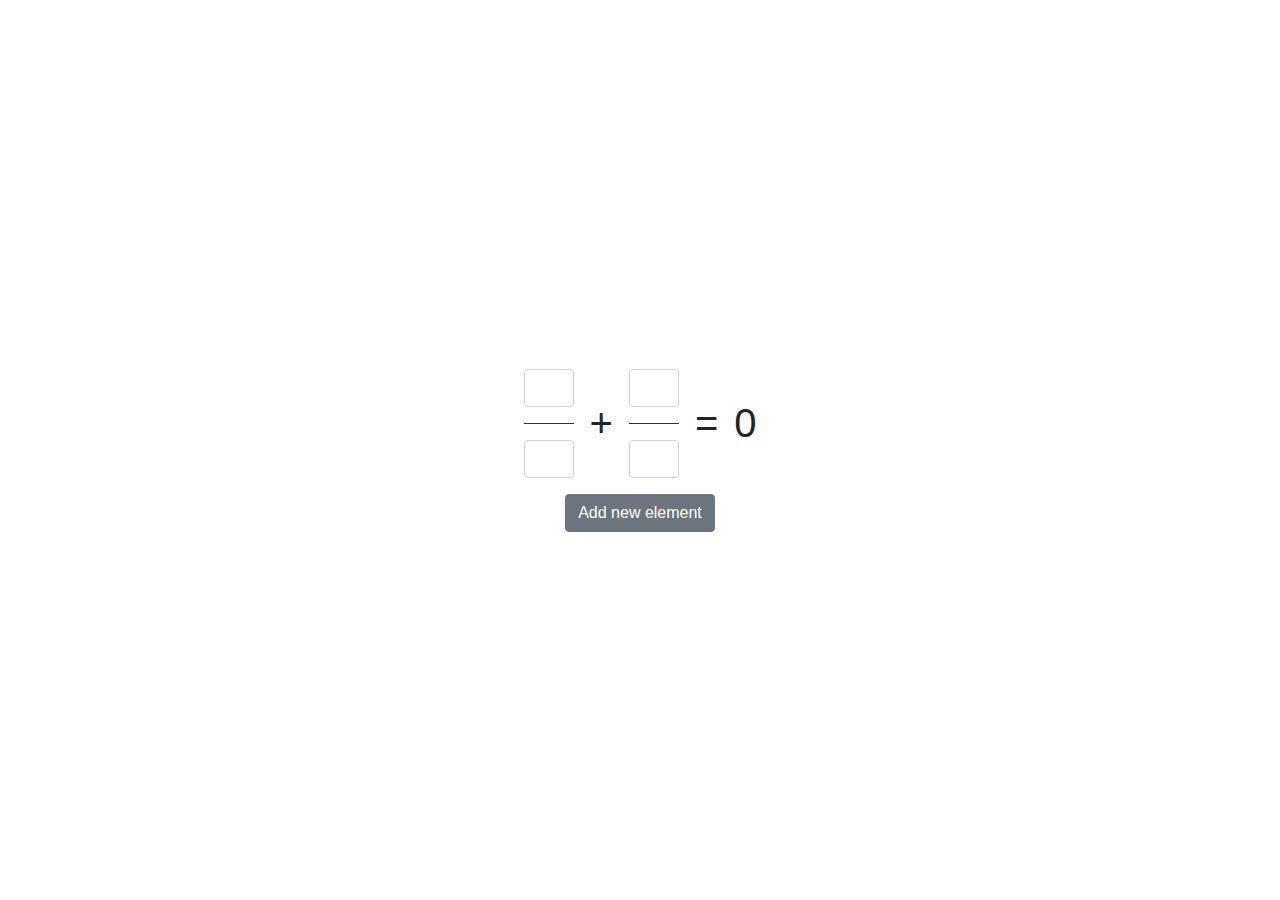
<file: calc-fractions/index.html>
<!doctype html>
<html lang="en" data-n-head="%7B%22lang%22:%7B%221%22:%22en%22%7D%7D">
  <head>
    <title>calc-fractions</title><meta data-n-head="1" charset="utf-8"><meta data-n-head="1" name="viewport" content="width=device-width,initial-scale=1"><meta data-n-head="1" data-hid="description" name="description" content=""><link data-n-head="1" rel="icon" type="image/x-icon" href="/favicon.ico"><base href="/calc-fractions/"><link rel="preload" href="/calc-fractions/_nuxt/31edfa5.js" as="script"><link rel="preload" href="/calc-fractions/_nuxt/f3d3230.js" as="script"><link rel="preload" href="/calc-fractions/_nuxt/b054fe8.js" as="script"><link rel="preload" href="/calc-fractions/_nuxt/1600a32.js" as="script">
  </head>
  <body>
    <div id="__nuxt"><style>#nuxt-loading{background:#fff;visibility:hidden;opacity:0;position:absolute;left:0;right:0;top:0;bottom:0;display:flex;justify-content:center;align-items:center;flex-direction:column;animation:nuxtLoadingIn 10s ease;-webkit-animation:nuxtLoadingIn 10s ease;animation-fill-mode:forwards;overflow:hidden}@keyframes nuxtLoadingIn{0%{visibility:hidden;opacity:0}20%{visibility:visible;opacity:0}100%{visibility:visible;opacity:1}}@-webkit-keyframes nuxtLoadingIn{0%{visibility:hidden;opacity:0}20%{visibility:visible;opacity:0}100%{visibility:visible;opacity:1}}#nuxt-loading>div,#nuxt-loading>div:after{border-radius:50%;width:5rem;height:5rem}#nuxt-loading>div{font-size:10px;position:relative;text-indent:-9999em;border:.5rem solid #f5f5f5;border-left:.5rem solid #000;-webkit-transform:translateZ(0);-ms-transform:translateZ(0);transform:translateZ(0);-webkit-animation:nuxtLoading 1.1s infinite linear;animation:nuxtLoading 1.1s infinite linear}#nuxt-loading.error>div{border-left:.5rem solid #ff4500;animation-duration:5s}@-webkit-keyframes nuxtLoading{0%{-webkit-transform:rotate(0);transform:rotate(0)}100%{-webkit-transform:rotate(360deg);transform:rotate(360deg)}}@keyframes nuxtLoading{0%{-webkit-transform:rotate(0);transform:rotate(0)}100%{-webkit-transform:rotate(360deg);transform:rotate(360deg)}}</style><script>window.addEventListener("error",function(){var e=document.getElementById("nuxt-loading");e&&(e.className+=" error")})</script><div id="nuxt-loading" aria-live="polite" role="status"><div>Loading...</div></div></div><script>window.__NUXT__={config:{_app:{basePath:"/calc-fractions/",assetsPath:"/calc-fractions/_nuxt/",cdnURL:null}}}</script>
  <script src="/calc-fractions/_nuxt/31edfa5.js"></script><script src="/calc-fractions/_nuxt/f3d3230.js"></script><script src="/calc-fractions/_nuxt/b054fe8.js"></script><script src="/calc-fractions/_nuxt/1600a32.js"></script></body>
</html>
</file>
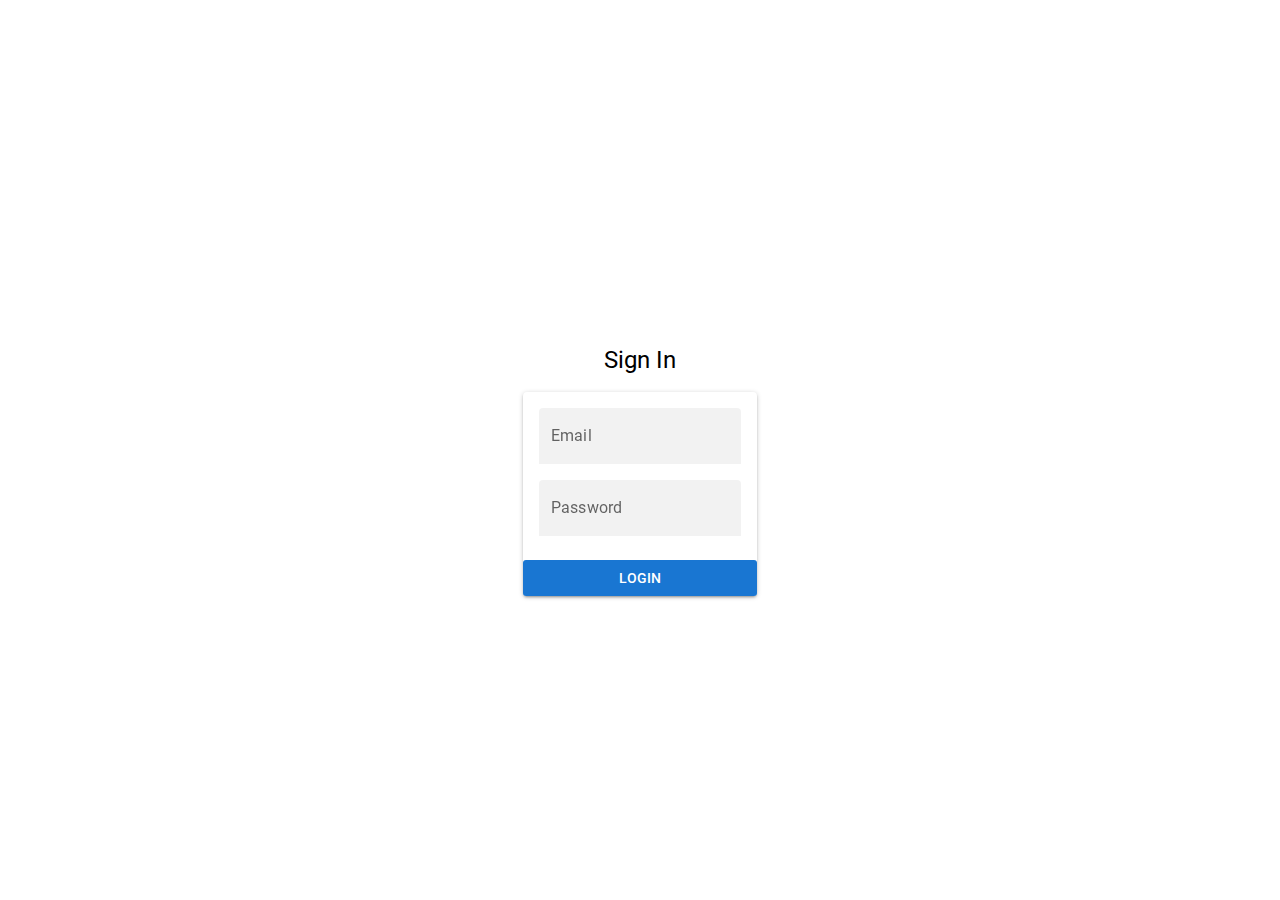
<file: mimic/index.html>
<!DOCTYPE html><html><head><title>Mimic</title><meta charset=utf-8><meta name=description content="Mimic app be careful"><meta name=format-detection content="telephone=no"><meta name=msapplication-tap-highlight content=no><meta name=viewport content="user-scalable=no,initial-scale=1,maximum-scale=1,minimum-scale=1,width=device-width"><link rel=icon type=image/png sizes=128x128 href="/mimic/icons/favicon-128x128.png"><link rel=icon type=image/png sizes=96x96 href="/mimic/icons/favicon-96x96.png"><link rel=icon type=image/png sizes=32x32 href="/mimic/icons/favicon-32x32.png"><link rel=icon type=image/png sizes=16x16 href="/mimic/icons/favicon-16x16.png"><link rel=icon type=image/ico href="/mimic/favicon.ico">  <script type="module" crossorigin src="/mimic/assets/index.c16f95ca.js"></script>
  <link rel="stylesheet" href="/mimic/assets/index.4a114f92.css">
</head><body><div id=q-app></div></body></html>
</file>
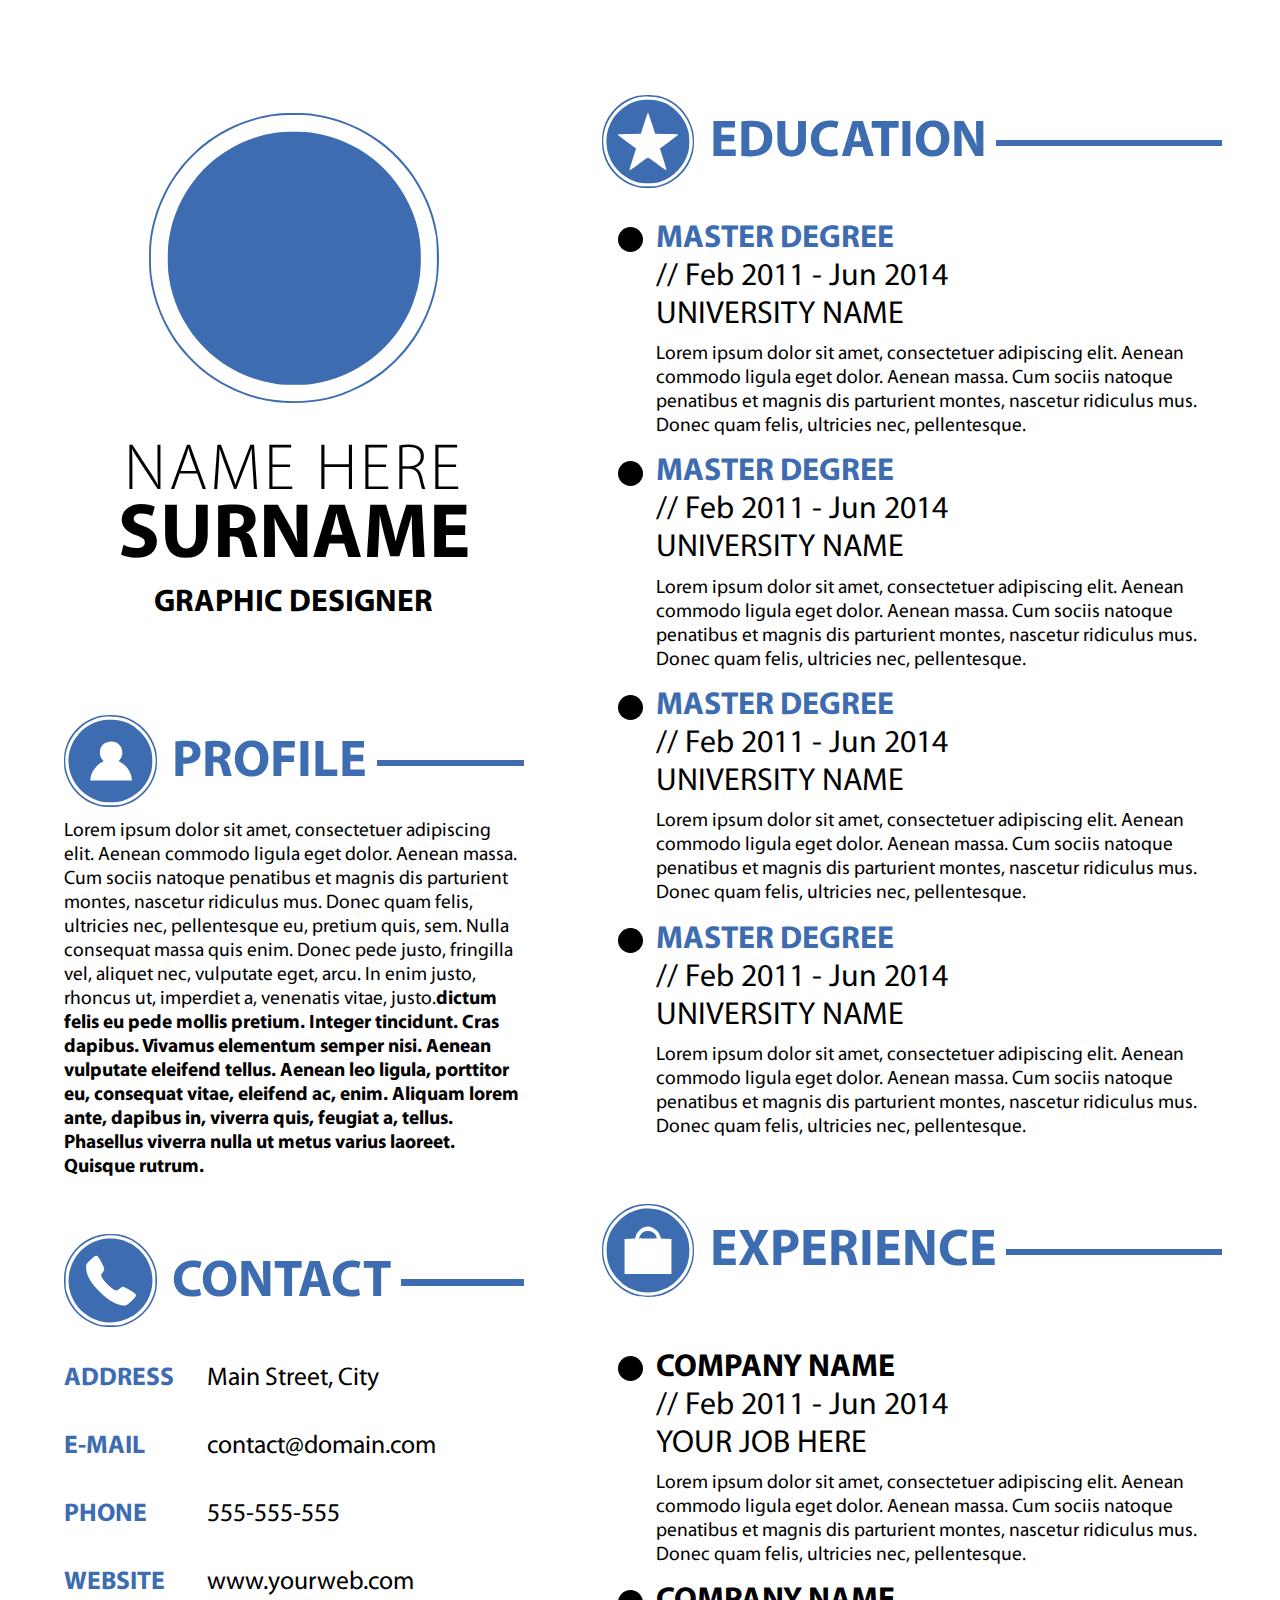
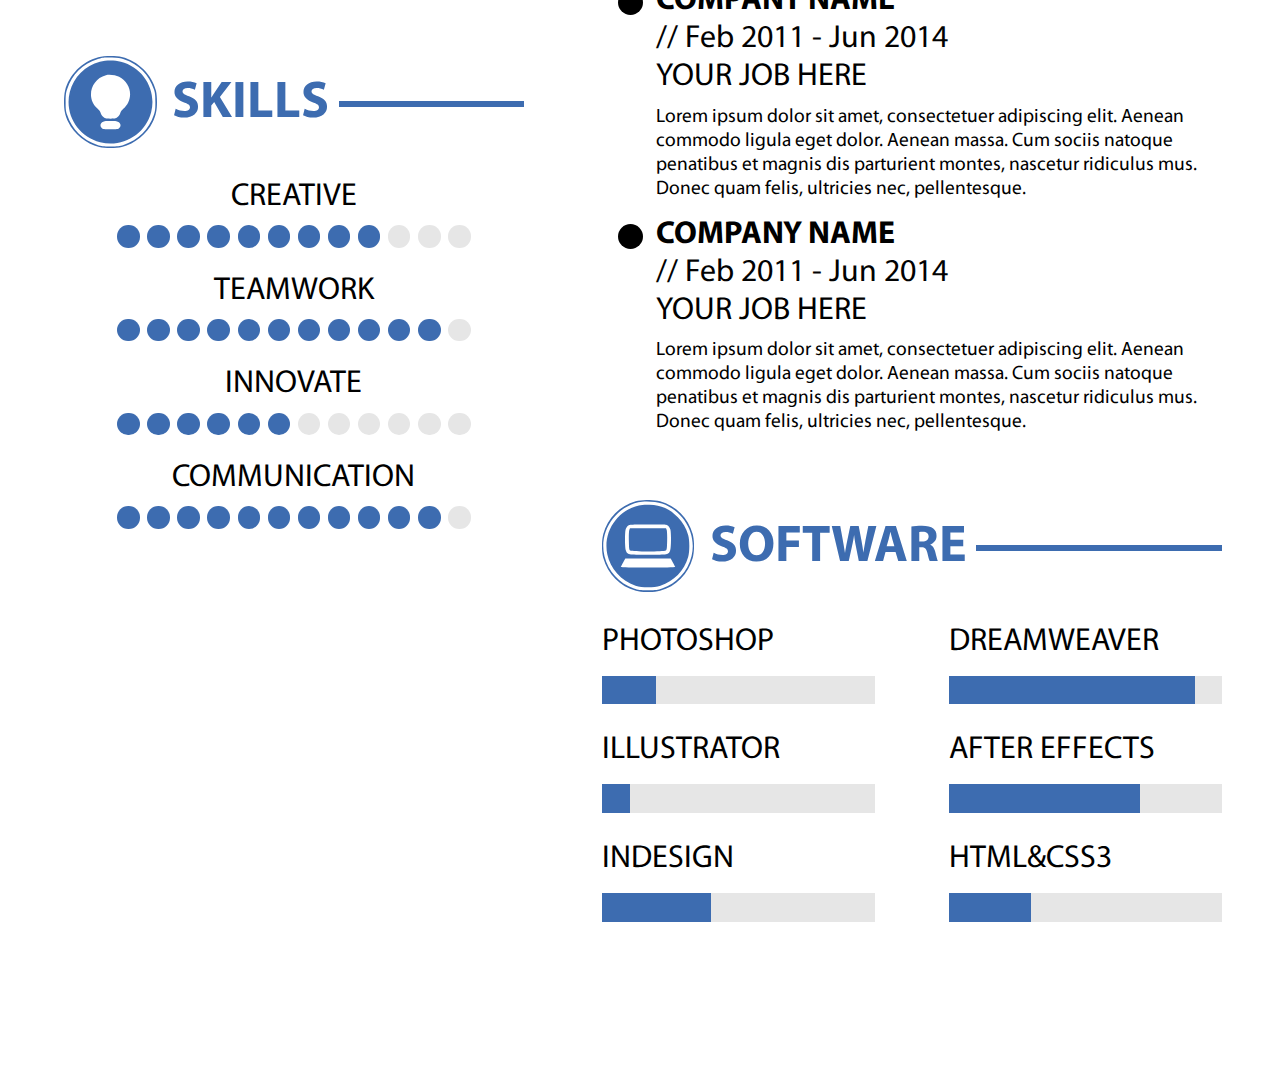
<file: task1_resume/index.html>
<!DOCTYPE html><html lang="en"><head><meta charset="UTF-8"><meta name="keywords" content=""><meta name="description" content=""><meta name="viewport" content="width=device-width, initial-scale=1.0"><meta http-equiv="X-UA-Compatible" content="ie=edge"><link rel="apple-touch-icon" sizes="180x180" href="favicons/apple-touch-icon.da000889.png"><link rel="icon" type="image/png" sizes="32x32" href="favicons/favicon-32x32.396aa5a1.png"><link rel="icon" type="image/png" sizes="16x16" href="favicons/favicon-16x16.077a7f00.png"><link rel="manifest" href="favicons/site.a924998e.webmanifest"><link rel="mask-icon" href="favicons/safari-pinned-tab.2f4e8f87.svg" color="#5bbad5"><meta name="msapplication-TileColor" content="#da532c"><meta name="theme-color" content="#ffffff"><title>Resume</title><link href="main.98aca975.css" rel="stylesheet"></head><body><main class="wrapper"><div class="wrapper__column wrapper__column_position_left"><section class="wrapper__logo"><div class="logo"><img class="logo__img" src="images/logo.86af4c85.svg" alt="logo"><div class="logo__name">name here</div><div class="logo__surname">surname</div><div class="logo__profession">graphic designer</div></div></section><section class="wrapper__profile"><div class="profile"><header class="title-resume"><div class="title-resume__wrapper"><img class="title-resume__img" src="images/profile.4a2043cb.svg" alt="profile"></div><h2 class="title-resume__text">profile</h2><hr class="title-resume__line"></header><p class="profile__text">Lorem ipsum dolor sit amet, consectetuer adipiscing elit. Aenean commodo ligula eget dolor. Aenean massa. Cum sociis natoque penatibus et magnis dis parturient montes, nascetur ridiculus mus. Donec quam felis, ultricies nec, pellentesque eu, pretium quis, sem. Nulla consequat massa quis enim. Donec pede justo, fringilla vel, aliquet nec, vulputate eget, arcu. In enim justo, rhoncus ut, imperdiet a, venenatis vitae, justo.<span class="profile__selected-text">dictum felis eu pede mollis pretium. Integer tincidunt. Cras dapibus. Vivamus elementum semper nisi. Aenean vulputate eleifend tellus. Aenean leo ligula, porttitor eu, consequat vitae, eleifend ac, enim. Aliquam lorem ante, dapibus in, viverra quis, feugiat a, tellus. Phasellus viverra nulla ut metus varius laoreet. Quisque rutrum.</span></p></div></section><section class="wrapper__contact"><div class="contact"><header class="title-resume"><div class="title-resume__wrapper"><img class="title-resume__img" src="images/contact.71ac191a.svg" alt="contact"></div><h2 class="title-resume__text">contact</h2><hr class="title-resume__line"></header><div class="contact__info"><div class="contact__row"><div class="contact-item"><span class="contact-item__head">address</span><span class="contact-item__content">Main Street, City</span></div></div><div class="contact__row"><div class="contact-item"><span class="contact-item__head">e-mail</span><a class="contact-item__content" href="mailto:contact@domain.com">contact@domain.com</a></div></div><div class="contact__row"><div class="contact-item"><span class="contact-item__head">phone</span><a class="contact-item__content" href="tel:555-555-555">555-555-555</a></div></div><div class="contact__row"><div class="contact-item"><span class="contact-item__head">website</span><a class="contact-item__content" href="www.yourweb.com" target="_blank" rel="noopener noreferrer">www.yourweb.com</a></div></div></div></div></section><section class="wrapper__skills"><div class="skills"><header class="title-resume"><div class="title-resume__wrapper"><img class="title-resume__img" src="images/skills.de925495.svg" alt="skills"></div><h2 class="title-resume__text">skills</h2><hr class="title-resume__line"></header><div class="skills__content"> <div class="skills__item"><div class="skills__title">creative</div><div class="skills__bar-circles"><div class="skills__circle skills__circle--active"></div><div class="skills__circle skills__circle--active"></div><div class="skills__circle skills__circle--active"></div><div class="skills__circle skills__circle--active"></div><div class="skills__circle skills__circle--active"></div><div class="skills__circle skills__circle--active"></div><div class="skills__circle skills__circle--active"></div><div class="skills__circle skills__circle--active"></div><div class="skills__circle skills__circle--active"></div><div class="skills__circle"></div><div class="skills__circle"></div><div class="skills__circle"></div></div></div><div class="skills__item"><div class="skills__title">teamwork</div><div class="skills__bar-circles"><div class="skills__circle skills__circle--active"></div><div class="skills__circle skills__circle--active"></div><div class="skills__circle skills__circle--active"></div><div class="skills__circle skills__circle--active"></div><div class="skills__circle skills__circle--active"></div><div class="skills__circle skills__circle--active"></div><div class="skills__circle skills__circle--active"></div><div class="skills__circle skills__circle--active"></div><div class="skills__circle skills__circle--active"></div><div class="skills__circle skills__circle--active"></div><div class="skills__circle skills__circle--active"></div><div class="skills__circle"></div></div></div><div class="skills__item"><div class="skills__title">innovate</div><div class="skills__bar-circles"><div class="skills__circle skills__circle--active"></div><div class="skills__circle skills__circle--active"></div><div class="skills__circle skills__circle--active"></div><div class="skills__circle skills__circle--active"></div><div class="skills__circle skills__circle--active"></div><div class="skills__circle skills__circle--active"></div><div class="skills__circle"></div><div class="skills__circle"></div><div class="skills__circle"></div><div class="skills__circle"></div><div class="skills__circle"></div><div class="skills__circle"></div></div></div><div class="skills__item"><div class="skills__title">communication</div><div class="skills__bar-circles"><div class="skills__circle skills__circle--active"></div><div class="skills__circle skills__circle--active"></div><div class="skills__circle skills__circle--active"></div><div class="skills__circle skills__circle--active"></div><div class="skills__circle skills__circle--active"></div><div class="skills__circle skills__circle--active"></div><div class="skills__circle skills__circle--active"></div><div class="skills__circle skills__circle--active"></div><div class="skills__circle skills__circle--active"></div><div class="skills__circle skills__circle--active"></div><div class="skills__circle skills__circle--active"></div><div class="skills__circle"></div></div></div></div></div></section></div><div class="wrapper__column wrapper__column_position_right"><section class="wrapper__education"><div class="education"><header class="title-resume"><div class="title-resume__wrapper"><img class="title-resume__img" src="images/education.711e4093.svg" alt="education"></div><h2 class="title-resume__text">education</h2><hr class="title-resume__line"></header><div class="event"><div class="event__circle"></div><div class="event__head"><div class="event__title event__title_color_blue">master degree</div><span class="event__date">// Feb 2011 - Jun 2014</span></div><div class="event__desc">university name</div><div class="event__content">Lorem ipsum dolor sit amet, consectetuer adipiscing elit. Aenean commodo ligula eget dolor. Aenean massa. Cum sociis natoque penatibus et magnis dis parturient montes, nascetur ridiculus mus. Donec quam felis, ultricies nec, pellentesque.</div></div><div class="event"><div class="event__circle"></div><div class="event__head"><div class="event__title event__title_color_blue">master degree</div><span class="event__date">// Feb 2011 - Jun 2014</span></div><div class="event__desc">university name</div><div class="event__content">Lorem ipsum dolor sit amet, consectetuer adipiscing elit. Aenean commodo ligula eget dolor. Aenean massa. Cum sociis natoque penatibus et magnis dis parturient montes, nascetur ridiculus mus. Donec quam felis, ultricies nec, pellentesque.</div></div><div class="event"><div class="event__circle"></div><div class="event__head"><div class="event__title event__title_color_blue">master degree</div><span class="event__date">// Feb 2011 - Jun 2014</span></div><div class="event__desc">university name</div><div class="event__content">Lorem ipsum dolor sit amet, consectetuer adipiscing elit. Aenean commodo ligula eget dolor. Aenean massa. Cum sociis natoque penatibus et magnis dis parturient montes, nascetur ridiculus mus. Donec quam felis, ultricies nec, pellentesque.</div></div><div class="event"><div class="event__circle"></div><div class="event__head"><div class="event__title event__title_color_blue">master degree</div><span class="event__date">// Feb 2011 - Jun 2014</span></div><div class="event__desc">university name</div><div class="event__content">Lorem ipsum dolor sit amet, consectetuer adipiscing elit. Aenean commodo ligula eget dolor. Aenean massa. Cum sociis natoque penatibus et magnis dis parturient montes, nascetur ridiculus mus. Donec quam felis, ultricies nec, pellentesque.</div></div></div></section><section class="wrapper__experience"><div class="experience"><header class="title-resume"><div class="title-resume__wrapper"><img class="title-resume__img" src="images/experience.3331abec.svg" alt="experience"></div><h2 class="title-resume__text">experience</h2><hr class="title-resume__line"></header><div class="event"><div class="event__circle"></div><div class="event__head"><div class="event__title">company name</div><span class="event__date">// Feb 2011 - Jun 2014</span></div><div class="event__desc">your job here</div><div class="event__content">Lorem ipsum dolor sit amet, consectetuer adipiscing elit. Aenean commodo ligula eget dolor. Aenean massa. Cum sociis natoque penatibus et magnis dis parturient montes, nascetur ridiculus mus. Donec quam felis, ultricies nec, pellentesque.</div></div><div class="event"><div class="event__circle"></div><div class="event__head"><div class="event__title">company name</div><span class="event__date">// Feb 2011 - Jun 2014</span></div><div class="event__desc">your job here</div><div class="event__content">Lorem ipsum dolor sit amet, consectetuer adipiscing elit. Aenean commodo ligula eget dolor. Aenean massa. Cum sociis natoque penatibus et magnis dis parturient montes, nascetur ridiculus mus. Donec quam felis, ultricies nec, pellentesque.</div></div><div class="event"><div class="event__circle"></div><div class="event__head"><div class="event__title">company name</div><span class="event__date">// Feb 2011 - Jun 2014</span></div><div class="event__desc">your job here</div><div class="event__content">Lorem ipsum dolor sit amet, consectetuer adipiscing elit. Aenean commodo ligula eget dolor. Aenean massa. Cum sociis natoque penatibus et magnis dis parturient montes, nascetur ridiculus mus. Donec quam felis, ultricies nec, pellentesque.</div></div></div></section><section class="wrapper__software"><div class="software"><header class="title-resume"><div class="title-resume__wrapper"><img class="title-resume__img" src="images/software.04901923.svg" alt="SOFTWARE"></div><h2 class="title-resume__text">SOFTWARE</h2><hr class="title-resume__line"></header><div class="skill-bar"><div class="skill-bar__name">photoshop</div><div class="skill-bar__container"><div class="skill-bar__skill" style="width: 20%;"></div></div></div><div class="skill-bar"><div class="skill-bar__name">DREAMWEAVER</div><div class="skill-bar__container"><div class="skill-bar__skill" style="width: 90%;"></div></div></div><div class="skill-bar"><div class="skill-bar__name">ILLUSTRATOR</div><div class="skill-bar__container"><div class="skill-bar__skill" style="width: 10%;"></div></div></div><div class="skill-bar"><div class="skill-bar__name">AFTER EFFECTS</div><div class="skill-bar__container"><div class="skill-bar__skill" style="width: 70%;"></div></div></div><div class="skill-bar"><div class="skill-bar__name">INDESIGN</div><div class="skill-bar__container"><div class="skill-bar__skill" style="width: 40%;"></div></div></div><div class="skill-bar"><div class="skill-bar__name">HTML&amp;CSS3</div><div class="skill-bar__container"><div class="skill-bar__skill" style="width: 30%;"></div></div></div></div></section></div></main><script type="text/javascript" src="main.js"></script></body></html>
</file>
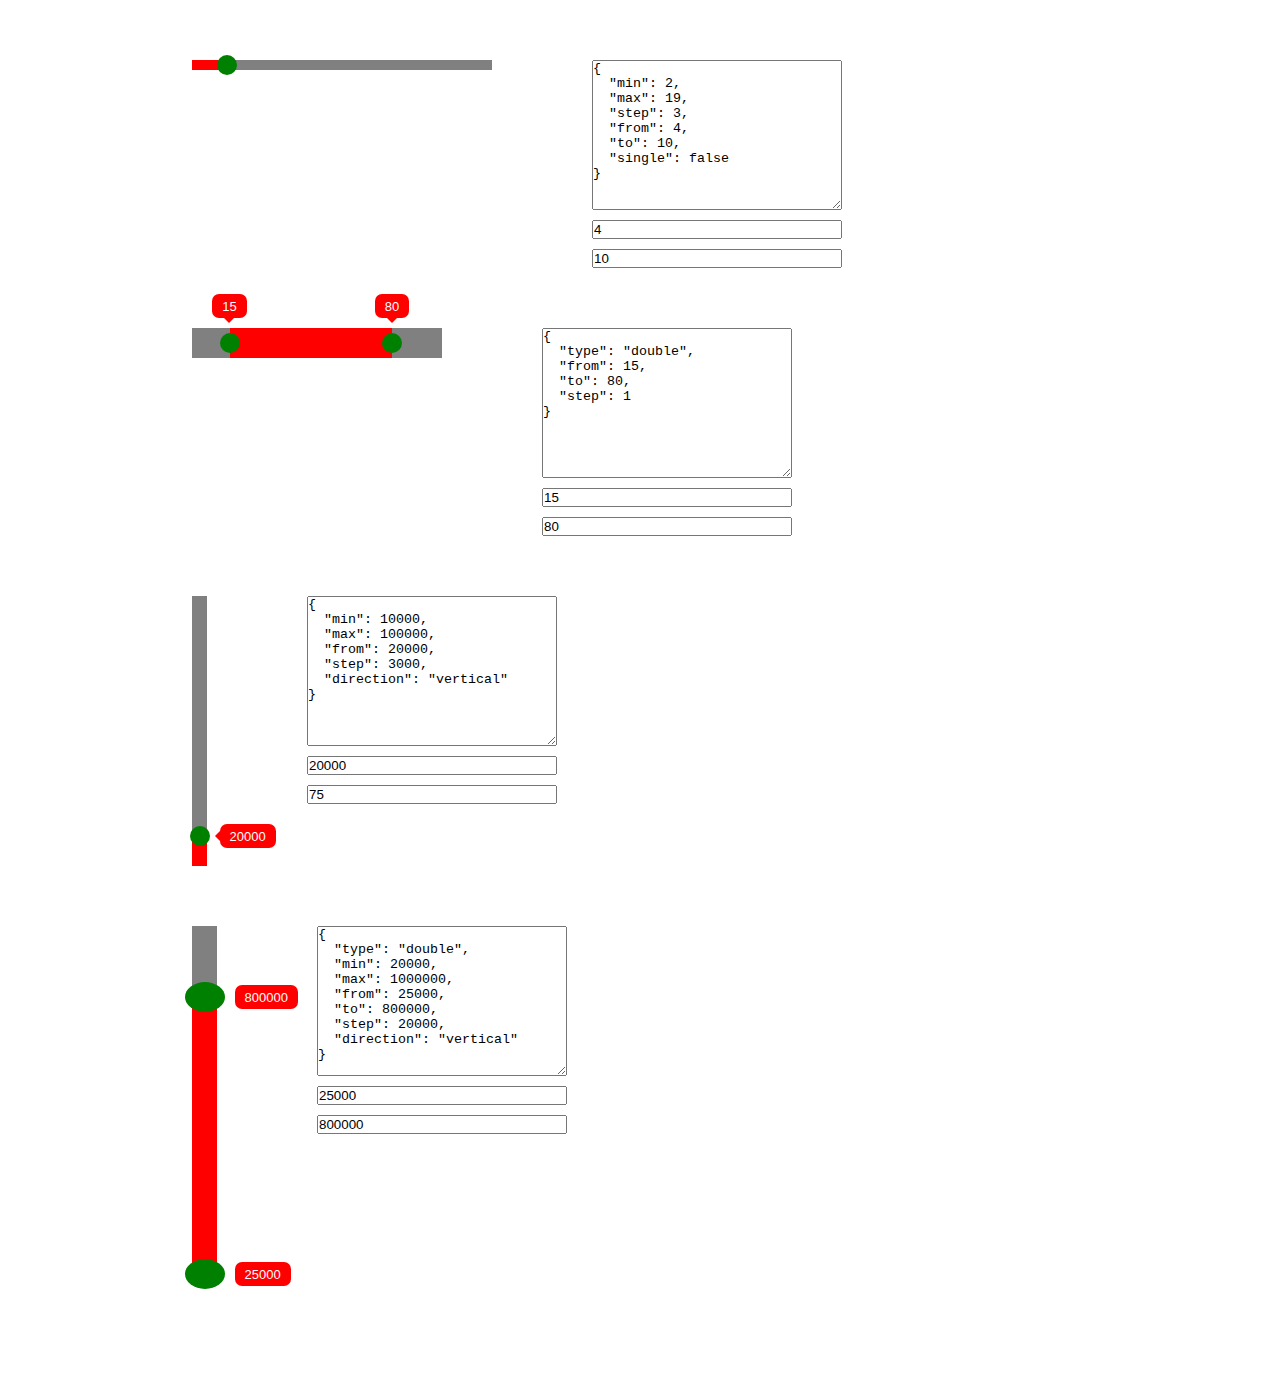
<file: task3_slider/index.html>
<!DOCTYPE html><!DOCTYPE html><html lang="en"><head><meta charset="UTF-8"><meta name="viewport" content="width=device-width, initial-scale=1.0"><meta http-equiv="X-UA-Compatible" content="ie=edge"><link rel="apple-touch-icon" sizes="180x180" href="favicons/apple-touch-icon.png"><link rel="icon" type="image/png" sizes="32x32" href="favicons/favicon-32x32.png"><link rel="icon" type="image/png" sizes="16x16" href="favicons/favicon-16x16.png"><link rel="manifest" href="favicons/site.webmanifest"><link rel="mask-icon" href="favicons/safari-pinned-tab.svg" color="#5bbad5"><meta name="msapplication-TileColor" content="#da532c"><meta name="theme-color" content="#ffffff"><title>task3</title><link href="main.281cc406.css" rel="stylesheet"></head><body><div class="wrapper"><div class="wrapper-slider"><div class="sliders" id="slider"></div><from class="config"><textarea id="slider-config">{
  "min": 2,
  "max": 19,
  "step": 3,
  "from": 4,
  "to": 10,
  "single": false
}</textarea><input id="slider-value-1"><input id="slider-value-2"></from></div><div class="wrapper-slider">   <div class="sliders slider--size-test-1" id="slider2"></div><from class="config"><textarea id="slider2-config">{
  "type": "double",
  "from": 15,
  "to": 80,
  "step": 1
}</textarea><input id="slider2-value-1"><input id="slider2-value-2"></from></div><div class="wrapper-slider">   <div class="sliders slider--size-test-2" id="slider3"></div><from class="config"><textarea id="slider3-config">{
  "min": 10000,
  "max": 100000,
  "from": 20000,
  "step": 3000,
  "direction": "vertical"
}</textarea><input id="slider3-value-1"><input id="slider3-value-2"></from></div><div class="wrapper-slider">   <div class="sliders slider--size-test-3" id="slider4"></div><from class="config"><textarea id="slider4-config">{
  "type": "double",
  "min": 20000,
  "max": 1000000,
  "from": 25000,
  "to": 800000,
  "step": 20000,
  "direction": "vertical"
}</textarea><input id="slider4-value-1"><input id="slider4-value-2"></from></div></div><script type="text/javascript" src="main.js"></script></body></html>
</file>
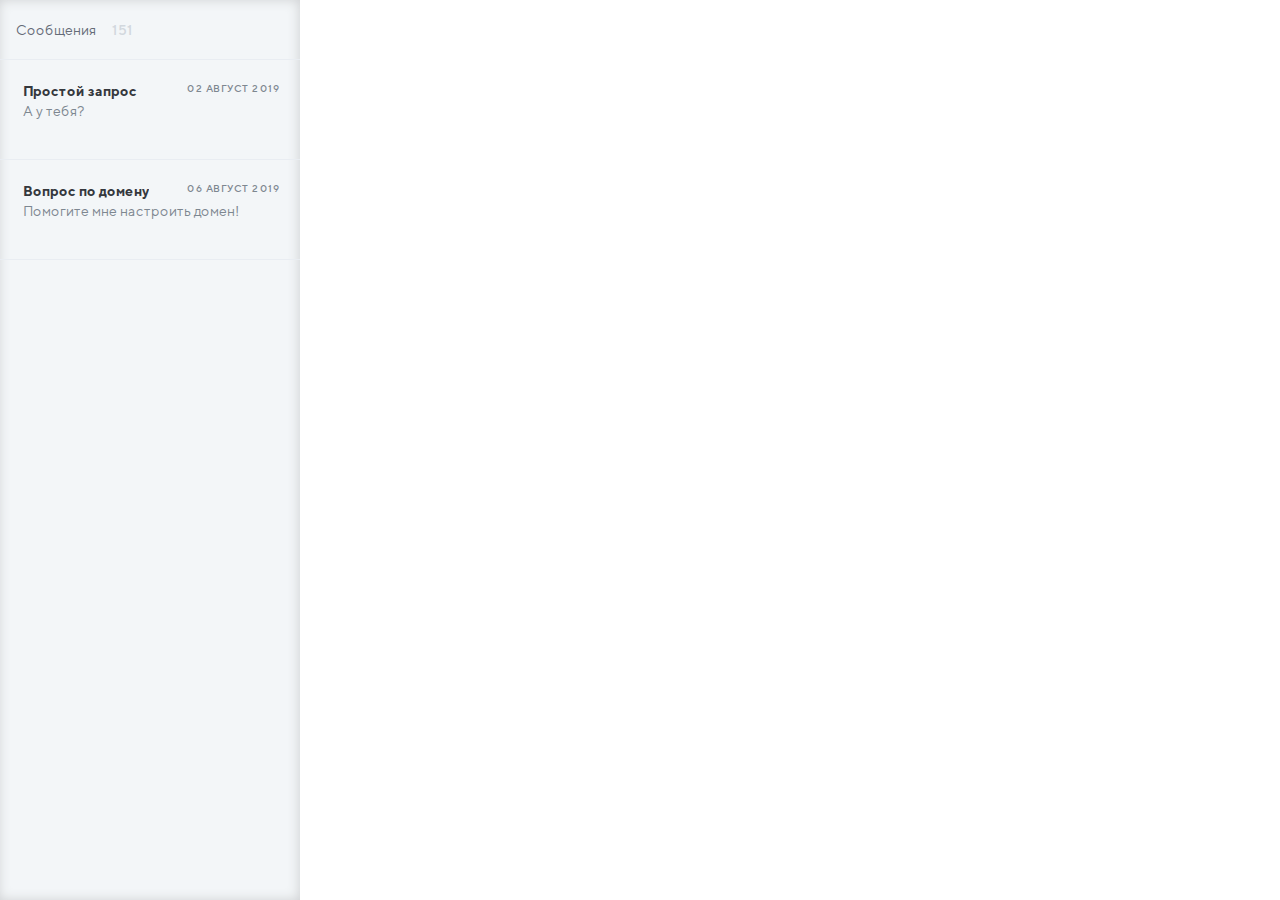
<file: test-chat/index.html>
<!DOCTYPE html>
<html>
<head>
  <title>test-task</title>
  <meta charset=utf-8>
  <meta name=description content=test-task>
  <meta name=format-detection content="telephone=no">
  <meta name=msapplication-tap-highlight content=no>
  <meta name=viewport content="user-scalable=no,initial-scale=1,maximum-scale=1,minimum-scale=1,width=device-width">
  <link rel=icon type=image/png sizes=128x128 href=statics/icons/favicon-128x128.png>
  <link rel=icon type=image/png sizes=96x96 href=statics/icons/favicon-96x96.png>
  <link rel=icon type=image/png sizes=32x32 href=statics/icons/favicon-32x32.png>
  <link rel=icon type=image/png sizes=16x16 href=statics/icons/favicon-16x16.png>
  <link rel=icon type=image/ico href=statics/icons/favicon.ico>
  <link href=css/app.42e9768c.css rel=stylesheet>
</head>
<body>
  <div id=q-app></div>
  <script src=js/vendor.5cede20d.js></script>
  <script src=js/app.a246a4f8.js></script>
  <script src=js/runtime.b43ecf16.js></script>
</body>
</html>
</file>
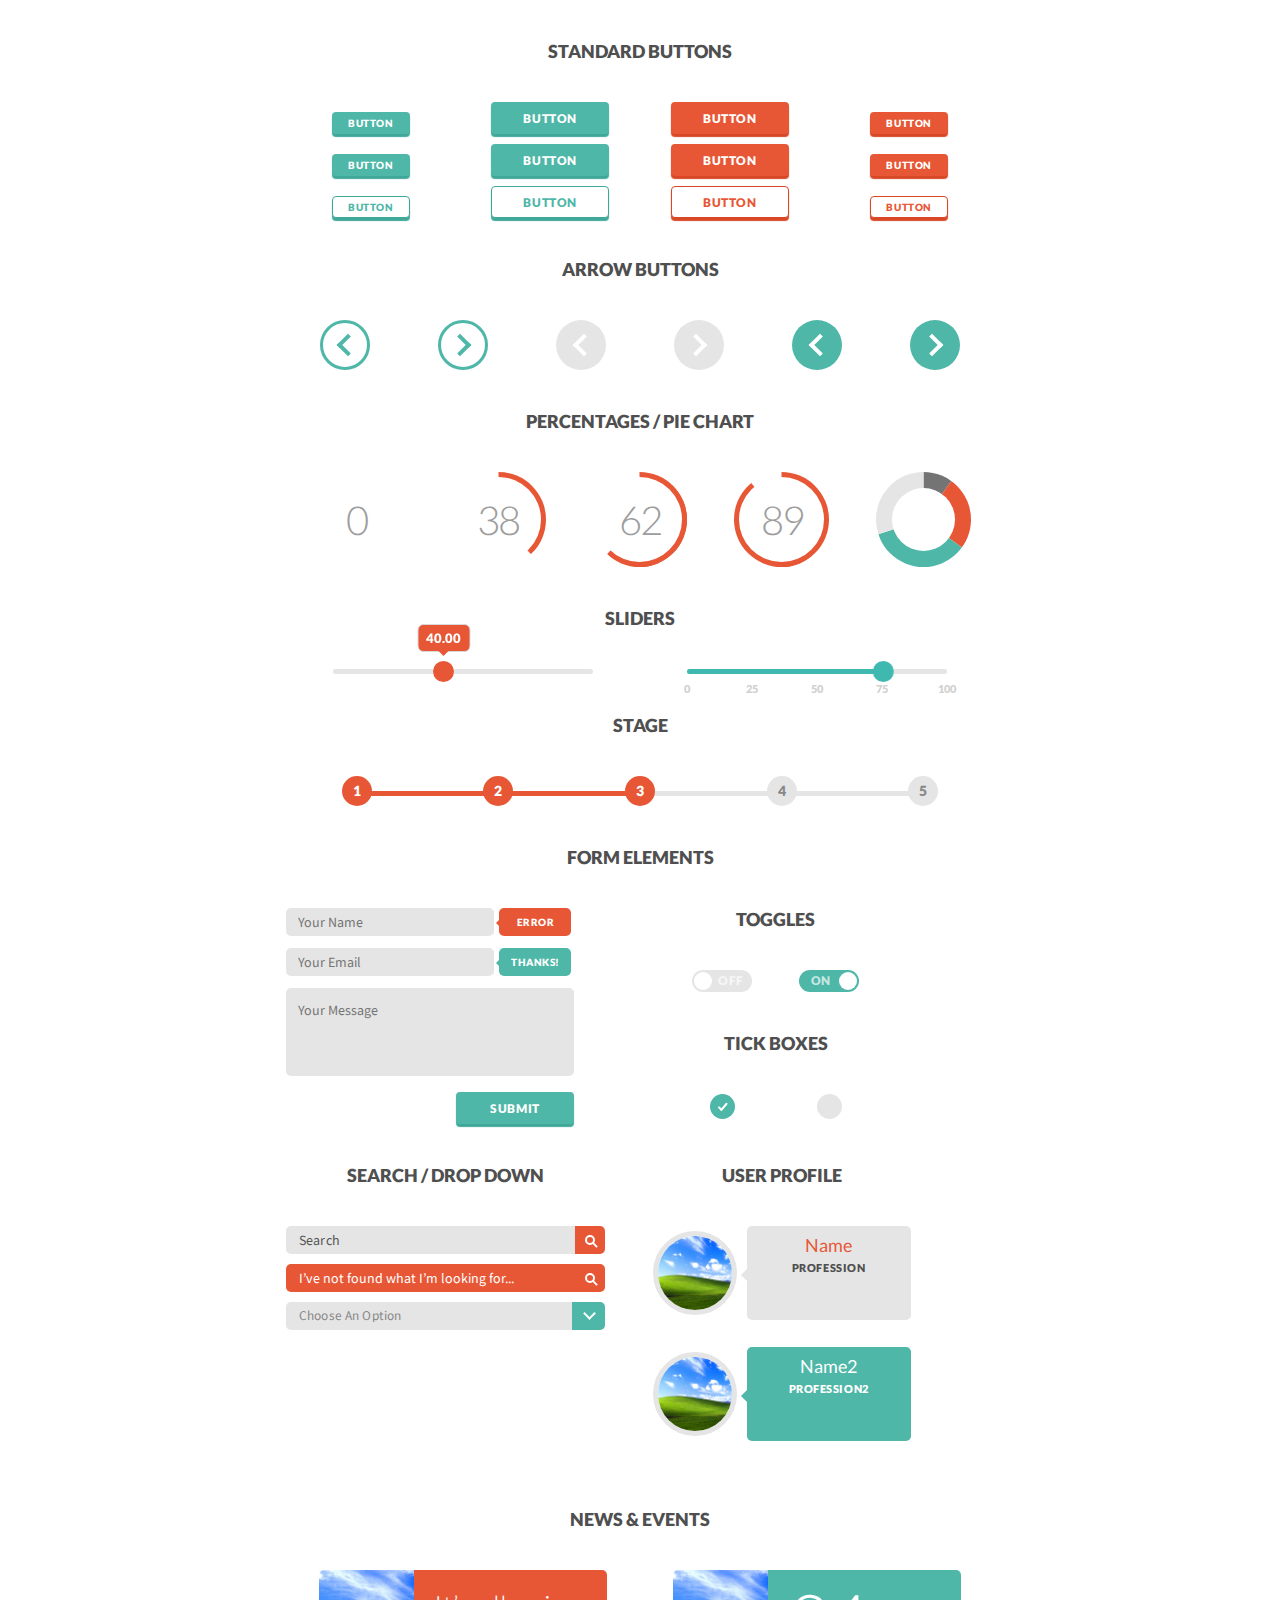
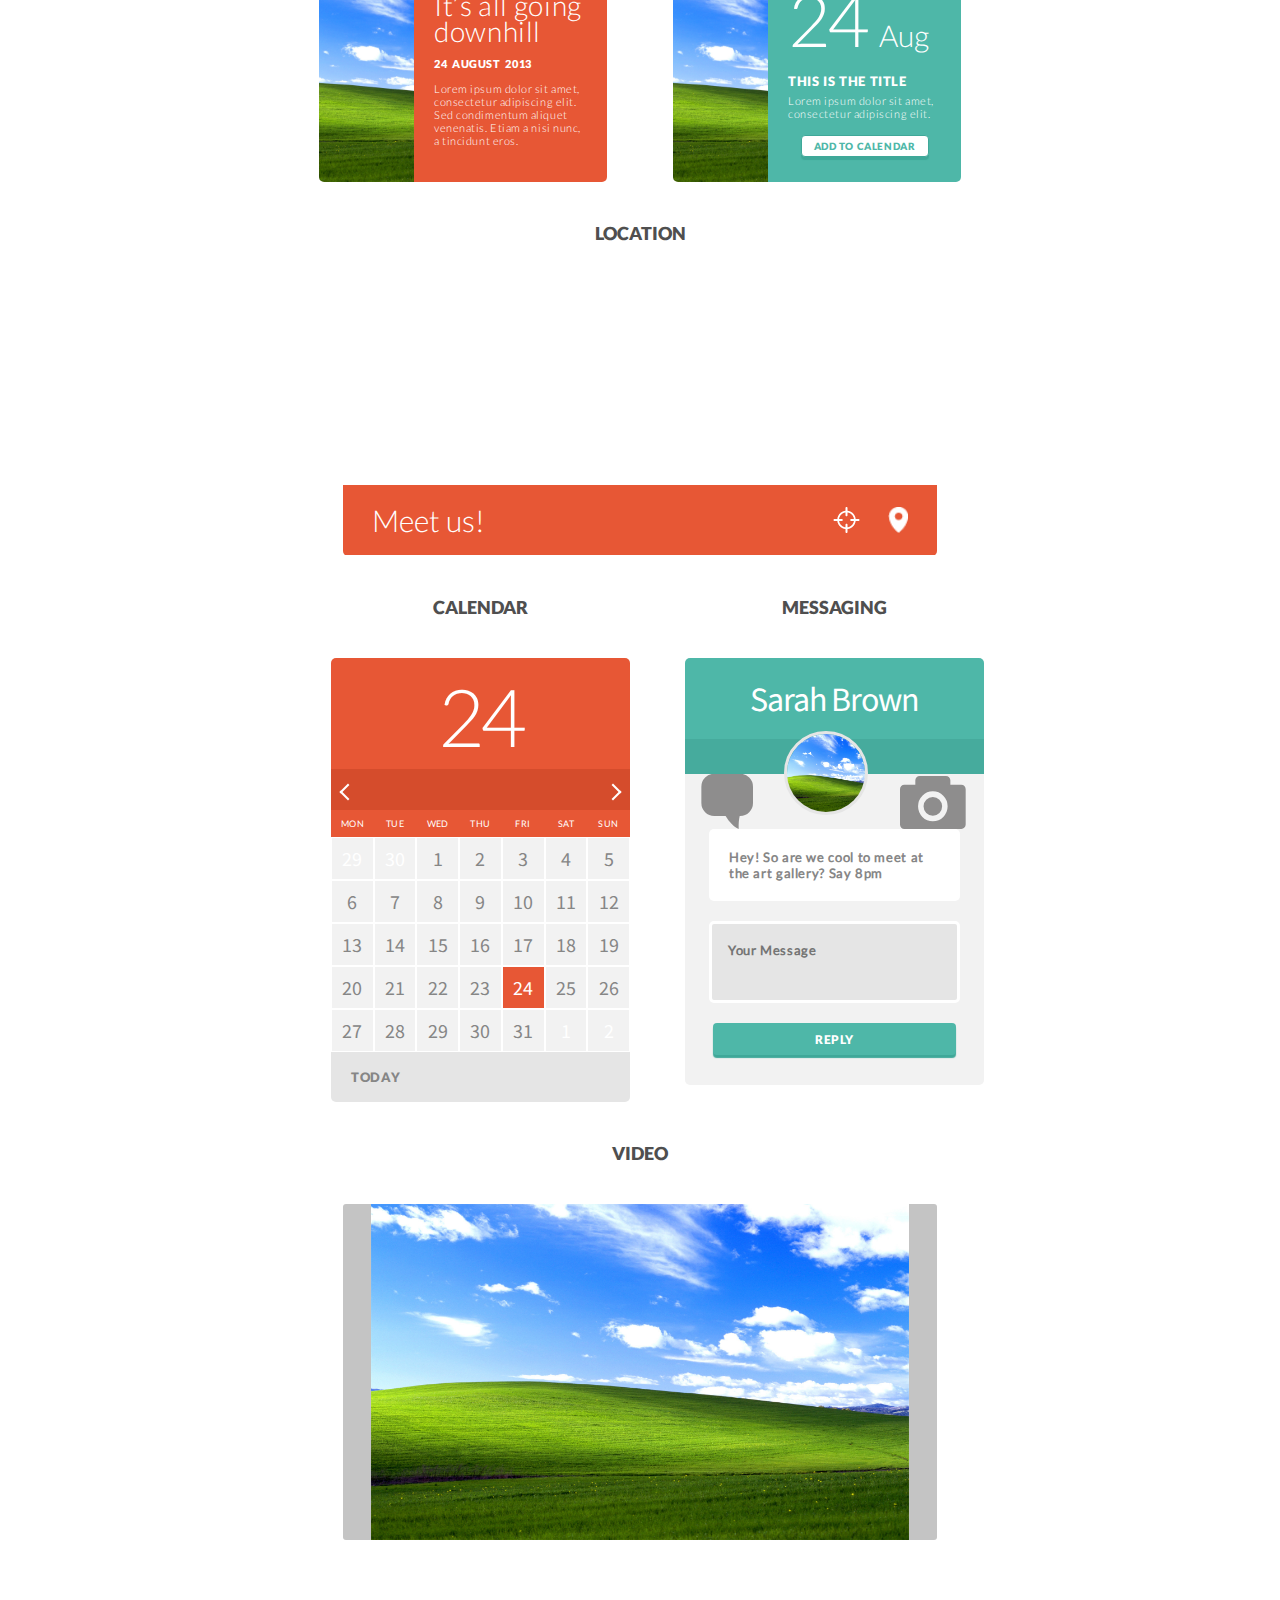
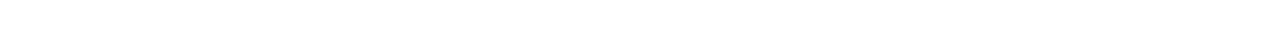
<file: task2_uikit/main.html>
<!DOCTYPE html><html lang="en"><head><meta charset="UTF-8"><meta name="viewport" content="width=device-width, initial-scale=1.0"><meta http-equiv="X-UA-Compatible" content="ie=edge"><title>Uikit</title><link href="main.4585f250.css" rel="stylesheet"></head><body><div class="wrapper"><div class="wrapper__uikit"><div class="wrapper__title">standard buttons</div><div class="wrapper__buttons"><button class="button button--color-green button--size-small"><div class="button__ripple button__ripple-js"><span class="button__ripple-circle"></span></div>button</button><button class="button button--color-green button--size-normal"><div class="button__ripple button__ripple-js"><span class="button__ripple-circle"></span></div>button</button><button class="button button--color-red button--size-normal"><div class="button__ripple button__ripple-js"><span class="button__ripple-circle"></span></div>button</button><button class="button button--color-red button--size-small"><div class="button__ripple button__ripple-js"><span class="button__ripple-circle"></span></div>button</button><button class="button button--color-green button--size-small"><div class="button__ripple button__ripple-js"><span class="button__ripple-circle"></span></div>button</button><button class="button button--color-green button--size-normal"><div class="button__ripple button__ripple-js"><span class="button__ripple-circle"></span></div>button</button><button class="button button--color-red button--size-normal"><div class="button__ripple button__ripple-js"><span class="button__ripple-circle"></span></div>button</button><button class="button button--color-red button--size-small"><div class="button__ripple button__ripple-js"><span class="button__ripple-circle"></span></div>button</button><button class="button button--color-green-inversion button--size-small"><div class="button__ripple button__ripple-js"><span class="button__ripple-circle"></span></div>button</button><button class="button button--color-green-inversion button--size-normal"><div class="button__ripple button__ripple-js"><span class="button__ripple-circle"></span></div>button</button><button class="button button--color-red-inversion button--size-normal"><div class="button__ripple button__ripple-js"><span class="button__ripple-circle"></span></div>button</button><button class="button button--color-red-inversion button--size-small"><div class="button__ripple button__ripple-js"><span class="button__ripple-circle"></span></div>button</button></div><div class="wrapper__title">arrow buttons</div><div class="wrapper__arrows"><button class="arrow arrow--color-green-inversion arrow--size-normal"><i class="arrow__img arrow__img--left"></i></button><button class="arrow arrow--color-green-inversion arrow--size-normal"><i class="arrow__img arrow__img--right"></i></button><button class="arrow arrow--color-grey arrow--size-normal"><i class="arrow__img arrow__img--left"></i></button><button class="arrow arrow--color-grey arrow--size-normal"><i class="arrow__img arrow__img--right"></i></button><button class="arrow arrow--color-green arrow--size-normal"><i class="arrow__img arrow__img--left"></i></button><button class="arrow arrow--color-green arrow--size-normal"><i class="arrow__img arrow__img--right"></i></button></div><div class="wrapper__title">PERCENTAGES / PIE CHART</div><div class="wrapper__pie-charts"><div class="pie pie--single"><div class="pie__segment" style="--offset: 0; --value: 0; --color: #e75735; "></div><div class="pie__center"><p class="pie__text">0</p></div></div><div class="pie pie--single"><div class="pie__segment" style="--offset: 0; --value: 38; --color: #e75735; "></div><div class="pie__center"><p class="pie__text">38</p></div></div><div class="pie pie--single"><div class="pie__segment" style="--offset: 0; --value: 62; --color: #e75735; --over50:1;"></div><div class="pie__center"><p class="pie__text">62</p></div></div><div class="pie pie--single"><div class="pie__segment" style="--offset: 0; --value: 89; --color: #e75735; --over50:1;"></div><div class="pie__center"><p class="pie__text">89</p></div></div><div class="pie pie--multi"><div class="pie__segment" style="--offset: 0; --value: 10; --color: #747474; "></div><div class="pie__segment" style="--offset: 10; --value: 25; --color: #e75735; "></div><div class="pie__segment" style="--offset: 35; --value: 35; --color: #4eb7a8; "></div><div class="pie__segment" style="--offset: 70; --value: 30; --color: #e5e5e5; "></div><div class="pie__center"> </div></div></div><div class="wrapper__title">SLIDERS</div><center class="wrapper__sliders"> <div class="sliders slider-1" id="slider-1"></div><div class="sliders slider-2" id="slider-2"></div></center><div class="wrapper__title">Stage</div><div class="wrapper__stages"><ul class="stage stage--color-red stage--size-normal" style="--count:5"><li class="stage__item active"></li><li class="stage__item active"></li><li class="stage__item active"></li><li class="stage__item"></li><li class="stage__item"></li></ul></div><div class="wrapper__title">FORM  ELEMENTS</div><div class="wrapper__form"><form class="form" action="" method="post" name="form"><div class="form__name"><input class="form__input" name="name" type="text" required placeholder="Your Name"></div><div class="form__message form__message--error"> <p>Error</p></div><div class="form__email"><input class="form__input" name="email" type="email" required placeholder="Your Email"></div><div class="form__message form__message--success"> <p>Thanks!</p></div><div class="form__text"><textarea class="form__textarea" name="message" placeholder="Your Message"></textarea></div><div class="form__submit"><button class="button button--color-green button--size-normal form__button"><div class="button__ripple button__ripple-js"><span class="button__ripple-circle"></span></div>submit</button></div></form><center class="wrapper__checkers"><div class="wrapper__title">TOGGLES</div><div class="wrapper__toggles"><div class="toggle toggle--color-green toggle--size-normal"><input class="toggle__input" id="toggle-one" type="checkbox"><label class="toggle__label" for="toggle-one"><div class="toggle__switch"></div></label></div><div class="toggle toggle--color-green toggle--size-normal"><input class="toggle__input" id="toggle-two" type="checkbox" checked><label class="toggle__label" for="toggle-two"><div class="toggle__switch"></div></label></div></div><div class="wrapper__title">TICK BOXES</div><div class="wrapper__tickboxes"><div class="tickbox tickbox--color-green"><input class="tickbox__input" type="checkbox" id="tickbox-one" checked><label class="tickbox__label" for="tickbox-one"></label></div><div class="tickbox tickbox--color-green"><input class="tickbox__input" type="checkbox" id="tickbox-two"><label class="tickbox__label" for="tickbox-two"></label></div></div></center><div class="wrapper__search"> <div class="wrapper__title">SEARCH / DROP DOWN</div><form class="search" action="" method="post"><input class="search__input" type="text" placeholder="Search"><button class="search__button" type="submit"><div class="search__icon"></div></button></form><div class="wrapper__search--false"><form class="search" action="" method="post"><input class="search__input" type="text" placeholder="Search"><button class="search__button" type="submit"><div class="search__icon"></div></button></form></div><div class="select"><select class="select__select"><option class="select__item" value="0">Choose An Option</option><option class="select__item" value="1">select 1</option><option class="select__item" value="23">select 2</option></select></div></div><div class="wrapper__profiles"><div class="wrapper__title">USER  PROFILE</div><div class="profile profile--color-grey"><img class="profile__img" src="images/1.259e439a.jpg"><center class="profile__info"><h3 class="profile__name">Name</h3><p class="profile__profession">profession</p><div class="profile__social"><i class="profile__item fab fa-facebook-f"></i><i class="profile__item fab fa-twitter profile__item--active"></i><i class="profile__item fab fa-dribbble"></i></div></center></div><div class="profile profile--color-green"><img class="profile__img" src="images/1.259e439a.jpg"><center class="profile__info"><h3 class="profile__name">Name2</h3><p class="profile__profession">profession2</p><div class="profile__social"><i class="profile__item fab fa-facebook-f"></i><i class="profile__item fab fa-twitter"></i><i class="profile__item fab fa-dribbble"></i></div></center></div></div></div><div class="wrapper__title">NEWS & EVENTS</div><div class="wrapper__events"><div class="event event--news"><div class="event__wrapper-img"><img class="event__img" src="images/1.259e439a.jpg"></div><div class="event__info"><div class="event__title">It’s all going downhill</div><div class="event__date"><span class="event__day">24</span><span class="event__month">august</span><span class="event__year">2013</span></div><div class="event__content">Lorem ipsum dolor sit amet, consectetur adipiscing elit. Sed condimentum aliquet venenatis. Etiam a nisi nunc, a tincidunt eros.</div><button class="button button--color-green-inversion button--size-small-wide event__button"><div class="button__ripple button__ripple-js"><span class="button__ripple-circle"></span></div>ADD TO CALENDAR</button></div></div><div class="event"><div class="event__wrapper-img"><img class="event__img" src="images/1.259e439a.jpg"></div><div class="event__info"><div class="event__title">THIS IS THE TITLE</div><div class="event__date"><span class="event__day">24</span><span class="event__month">Aug</span><span class="event__year"></span></div><div class="event__content">Lorem ipsum dolor sit amet, consectetur adipiscing elit.</div><button class="button button--color-green-inversion button--size-small-wide event__button"><div class="button__ripple button__ripple-js"><span class="button__ripple-circle"></span></div>ADD TO CALENDAR</button></div></div></div><div class="wrapper__title">LOCATION</div><div class="wrapper__map"><div class="map"><div class="map__map" id="map"></div><div class="map__panel"><h1 class="map__title">Meet us!</h1><p class="map__address" id="place"></p><img class="map__img" id="geoloc" src="images/location.c340f39a.png"><img class="map__img" src="images/pin.2aa423da.png"></div></div></div><div class="wrapper__wrapper"><div class="wrapper__calendar"><div class="wrapper__title">CALENDAR</div><div class="calendar" id="calendar-app"><div class="calendar--view" id="calendar-view"><div class="cview__date" id="calendar-date"></div><div class="cview__month"> <span class="cview__month-last" id="calendar-month-last"> </span><span class="cview__month-current" id="calendar-month">May</span><span class="cview__month-next" id="calendar-month-next"> </span></div><div class="cview__header">Mon</div><div class="cview__header">Tue</div><div class="cview__header">Wed</div><div class="cview__header">Thu</div><div class="cview__header">Fri</div><div class="cview__header">Sat</div><div class="cview__header">Sun</div><div class="calendar--view" id="dates"></div><div class="footer" id="footer-date">Today is May 30</div></div></div></div><div class="wrapper__chat"><div class="wrapper__title">MESSAGING</div><div class="chat"><div class="chat__name">Sarah Brown</div><div class="chat__panel"><img class="chat__button-chat" src="images/chat.612c63aa.svg"><img class="chat__img-user" src="images/1.259e439a.jpg"><img class="chat__button-camera" src="images/camera.70860184.svg"></div><div class="chat__messages"><div class="chat__message">Hey! So are we cool to meet at the art gallery? Say 8pm</div></div><textarea class="chat__input" placeholder="Your Message"></textarea><div class="chat__button-wrapper"> <button class="button button--size-normal-wide button--color-green chat__button-submit"><div class="button__ripple button__ripple-js"><span class="button__ripple-circle"></span></div>reply</button></div></div></div></div><div class="wrapper__title">Video</div><div class="wrapper__video"> <div class="video" id="videoContainer" data-fullscreen="false"><video class="video__video" id="video" preload="metadata" poster="images/1.259e439a.jpg"><source src="videos/1.e0d5e786.mp4"></video><div class="video__title"><div class="video__name">New Zealand Landscapes Timelapse</div><div class="video__desc">from Bevan Percival</div><a class="video__link" href="http://vimeo.com/62980495" target="_blank">http://vimeo.com/62980495</a></div><div class="video__controls" id="video-controls"><div class="video__playpause" id="playpause"><i class="fa fa-play"></i></div><div class="video__wrapper-progress"><progress class="video__progress" id="progress" value="0" min="0"><span class="video__progress-bar" id="progress-bar"></span></progress></div><div class="video__fullscreen" id="fs" data-state="go-fullscreen"><i class="fas fa-expand"></i></div></div></div></div></div></div><script type="text/javascript" src="main.js"></script></body></html>
</file>
<file: mimic/assets/index.4a114f92.css>
@charset "UTF-8";@font-face{font-family:Roboto;font-style:normal;font-weight:100;src:url(/mimic/assets/KFOkCnqEu92Fr1MmgVxIIzQ.34e9582c.woff) format("woff")}@font-face{font-family:Roboto;font-style:normal;font-weight:300;src:url(/mimic/assets/KFOlCnqEu92Fr1MmSU5fBBc-.bf14c7d7.woff) format("woff")}@font-face{font-family:Roboto;font-style:normal;font-weight:400;src:url(/mimic/assets/KFOmCnqEu92Fr1Mu4mxM.f2abf7fb.woff) format("woff")}@font-face{font-family:Roboto;font-style:normal;font-weight:500;src:url(/mimic/assets/KFOlCnqEu92Fr1MmEU9fBBc-.9ce7f3ac.woff) format("woff")}@font-face{font-family:Roboto;font-style:normal;font-weight:700;src:url(/mimic/assets/KFOlCnqEu92Fr1MmWUlfBBc-.e0fd57c0.woff) format("woff")}@font-face{font-family:Roboto;font-style:normal;font-weight:900;src:url(/mimic/assets/KFOlCnqEu92Fr1MmYUtfBBc-.f6537e32.woff) format("woff")}@font-face{font-family:Material Icons;font-style:normal;font-weight:400;font-display:block;src:url(/mimic/assets/flUhRq6tzZclQEJ-Vdg-IuiaDsNcIhQ8tQ.115bdc62.woff2) format("woff2"),url(/mimic/assets/flUhRq6tzZclQEJ-Vdg-IuiaDsNa.1659ac2b.woff) format("woff")}.material-icons{font-family:Material Icons;font-weight:400;font-style:normal;display:inline-block;line-height:1;text-transform:none;letter-spacing:normal;word-wrap:normal;white-space:nowrap;direction:ltr;-webkit-font-smoothing:antialiased;text-rendering:optimizeLegibility;-moz-osx-font-smoothing:grayscale;font-feature-settings:"liga"}/*!
 * * Quasar Framework v2.7.7
 * * (c) 2015-present Razvan Stoenescu
 * * Released under the MIT License.
 * */*,*:before,*:after{box-sizing:inherit;-webkit-tap-highlight-color:transparent;-moz-tap-highlight-color:transparent}html,body,#q-app{width:100%;direction:ltr}body.platform-ios.within-iframe,body.platform-ios.within-iframe #q-app{width:100px;min-width:100%}html,body{margin:0;box-sizing:border-box}article,aside,details,figcaption,figure,footer,header,main,menu,nav,section,summary{display:block}abbr[title]{border-bottom:none;text-decoration:underline;-webkit-text-decoration:underline dotted;text-decoration:underline dotted}img{border-style:none}svg:not(:root){overflow:hidden}code,kbd,pre,samp{font-family:monospace,monospace;font-size:1em}hr{box-sizing:content-box;height:0;overflow:visible}button,input,optgroup,select,textarea{font:inherit;font-family:inherit;margin:0}optgroup{font-weight:700}button,input,select{overflow:visible;text-transform:none}button::-moz-focus-inner,input::-moz-focus-inner{border:0;padding:0}button:-moz-focusring,input:-moz-focusring{outline:1px dotted ButtonText}fieldset{padding:.35em .75em .625em}legend{box-sizing:border-box;color:inherit;display:table;max-width:100%;padding:0;white-space:normal}progress{vertical-align:baseline}textarea{overflow:auto}input[type=search]::-webkit-search-cancel-button,input[type=search]::-webkit-search-decoration{-webkit-appearance:none}.q-icon{line-height:1;width:1em;height:1em;flex-shrink:0;letter-spacing:normal;text-transform:none;white-space:nowrap;word-wrap:normal;direction:ltr;text-align:center;position:relative;box-sizing:content-box;fill:currentColor}.q-icon:before,.q-icon:after{width:100%;height:100%;display:flex!important;align-items:center;justify-content:center}.q-icon>svg,.q-icon>img{width:100%;height:100%}.q-icon,.material-icons,.material-icons-outlined,.material-icons-round,.material-icons-sharp,.material-symbols-outlined,.material-symbols-rounded,.material-symbols-sharp{-webkit-user-select:none;user-select:none;cursor:inherit;font-size:inherit;display:inline-flex;align-items:center;justify-content:center;vertical-align:middle}.q-panel{height:100%;width:100%}.q-panel>div{height:100%;width:100%}.q-panel-parent{overflow:hidden;position:relative}.q-loading-bar{position:fixed;z-index:9998;transition:transform .5s cubic-bezier(0,0,.2,1),opacity .5s;background:#f44336}.q-loading-bar--top{left:0;right:0;top:0;width:100%}.q-loading-bar--bottom{left:0;right:0;bottom:0;width:100%}.q-loading-bar--right{top:0;bottom:0;right:0;height:100%}.q-loading-bar--left{top:0;bottom:0;left:0;height:100%}.q-avatar{position:relative;vertical-align:middle;display:inline-block;border-radius:50%;font-size:48px;height:1em;width:1em}.q-avatar__content{font-size:.5em;line-height:.5em}.q-avatar__content,.q-avatar img:not(.q-icon):not(.q-img__image){border-radius:inherit;height:inherit;width:inherit}.q-avatar--square{border-radius:0}.q-badge{background-color:var(--q-primary);color:#fff;padding:2px 6px;border-radius:4px;font-size:12px;line-height:12px;min-height:12px;font-weight:400;vertical-align:baseline}.q-badge--single-line{white-space:nowrap}.q-badge--multi-line{word-break:break-all;word-wrap:break-word}.q-badge--floating{position:absolute;top:-4px;right:-3px;cursor:inherit}.q-badge--transparent{opacity:.8}.q-badge--outline{background-color:transparent;border:1px solid currentColor}.q-badge--rounded{border-radius:1em}.q-banner{min-height:54px;padding:8px 16px;background:#fff}.q-banner--top-padding{padding-top:14px}.q-banner__avatar{min-width:1px!important}.q-banner__avatar>.q-avatar{font-size:46px}.q-banner__avatar>.q-icon{font-size:40px}.q-banner__avatar:not(:empty)+.q-banner__content{padding-left:16px}.q-banner__actions.col-auto{padding-left:16px}.q-banner__actions.col-all .q-btn-item{margin:4px 0 0 4px}.q-banner--dense{min-height:32px;padding:8px}.q-banner--dense.q-banner--top-padding{padding-top:12px}.q-banner--dense .q-banner__avatar>.q-avatar,.q-banner--dense .q-banner__avatar>.q-icon{font-size:28px}.q-banner--dense .q-banner__avatar:not(:empty)+.q-banner__content{padding-left:8px}.q-banner--dense .q-banner__actions.col-auto{padding-left:8px}.q-bar{background:rgba(0,0,0,.2)}.q-bar>.q-icon{margin-left:2px}.q-bar>div,.q-bar>div+.q-icon{margin-left:8px}.q-bar>.q-btn{margin-left:2px}.q-bar>.q-icon:first-child,.q-bar>.q-btn:first-child,.q-bar>div:first-child{margin-left:0}.q-bar--standard{padding:0 12px;height:32px;font-size:18px}.q-bar--standard>div{font-size:16px}.q-bar--standard .q-btn{font-size:11px}.q-bar--dense{padding:0 8px;height:24px;font-size:14px}.q-bar--dense .q-btn{font-size:8px}.q-bar--dark{background:rgba(255,255,255,.15)}.q-breadcrumbs__el{color:inherit}.q-breadcrumbs__el-icon{font-size:125%}.q-breadcrumbs__el-icon--with-label{margin-right:8px}[dir=rtl] .q-breadcrumbs__separator .q-icon{transform:scaleX(-1)}.q-btn{display:inline-flex;flex-direction:column;align-items:stretch;position:relative;outline:0;border:0;vertical-align:middle;font-size:14px;line-height:1.715em;text-decoration:none;color:inherit;background:transparent;font-weight:500;text-transform:uppercase;text-align:center;width:auto;height:auto;cursor:default;padding:4px 16px;min-height:2.572em}.q-btn .q-icon,.q-btn .q-spinner{font-size:1.715em}.q-btn.disabled{opacity:.7!important}.q-btn:before{content:"";display:block;position:absolute;left:0;right:0;top:0;bottom:0;border-radius:inherit;box-shadow:0 1px 5px #0003,0 2px 2px #00000024,0 3px 1px -2px #0000001f}.q-btn--actionable{cursor:pointer}.q-btn--actionable.q-btn--standard:before{transition:box-shadow .3s cubic-bezier(.25,.8,.5,1)}.q-btn--actionable.q-btn--standard:active:before,.q-btn--actionable.q-btn--standard.q-btn--active:before{box-shadow:0 3px 5px -1px #0003,0 5px 8px #00000024,0 1px 14px #0000001f}.q-btn--no-uppercase{text-transform:none}.q-btn--rectangle{border-radius:3px}.q-btn--outline{background:transparent!important}.q-btn--outline:before{border:1px solid currentColor}.q-btn--push{border-radius:7px}.q-btn--push:before{border-bottom:3px solid rgba(0,0,0,.15)}.q-btn--push.q-btn--actionable{transition:transform .3s cubic-bezier(.25,.8,.5,1)}.q-btn--push.q-btn--actionable:before{transition:border-width .3s cubic-bezier(.25,.8,.5,1)}.q-btn--push.q-btn--actionable:active,.q-btn--push.q-btn--actionable.q-btn--active{transform:translateY(2px)}.q-btn--push.q-btn--actionable:active:before,.q-btn--push.q-btn--actionable.q-btn--active:before{border-bottom-width:0}.q-btn--rounded{border-radius:28px}.q-btn--round{border-radius:50%;padding:0;min-width:3em;min-height:3em}.q-btn--square{border-radius:0}.q-btn--flat:before,.q-btn--outline:before,.q-btn--unelevated:before{box-shadow:none}.q-btn--dense{padding:.285em;min-height:2em}.q-btn--dense.q-btn--round{padding:0;min-height:2.4em;min-width:2.4em}.q-btn--dense .on-left{margin-right:6px}.q-btn--dense .on-right{margin-left:6px}.q-btn--fab .q-icon,.q-btn--fab-mini .q-icon{font-size:24px}.q-btn--fab{padding:16px;min-height:56px;min-width:56px}.q-btn--fab .q-icon{margin:auto}.q-btn--fab-mini{padding:8px;min-height:40px;min-width:40px}.q-btn__content{transition:opacity .3s;z-index:0}.q-btn__content--hidden{opacity:0;pointer-events:none}.q-btn__progress{border-radius:inherit;z-index:0}.q-btn__progress-indicator{z-index:-1;transform:translate(-100%);background:rgba(255,255,255,.25)}.q-btn__progress--dark .q-btn__progress-indicator{background:rgba(0,0,0,.2)}.q-btn--flat .q-btn__progress-indicator,.q-btn--outline .q-btn__progress-indicator{opacity:.2;background:currentColor}.q-btn-dropdown--split .q-btn-dropdown__arrow-container{padding:0 4px}.q-btn-dropdown--split .q-btn-dropdown__arrow-container.q-btn--outline{border-left:1px solid currentColor}.q-btn-dropdown--split .q-btn-dropdown__arrow-container:not(.q-btn--outline){border-left:1px solid rgba(255,255,255,.3)}.q-btn-dropdown--simple *+.q-btn-dropdown__arrow{margin-left:8px}.q-btn-dropdown__arrow{transition:transform .28s}.q-btn-dropdown--current{flex-grow:1}.q-btn-group{border-radius:3px;box-shadow:0 1px 5px #0003,0 2px 2px #00000024,0 3px 1px -2px #0000001f;vertical-align:middle}.q-btn-group>.q-btn-item{border-radius:inherit;align-self:stretch}.q-btn-group>.q-btn-item:before{box-shadow:none}.q-btn-group>.q-btn-item .q-badge--floating{right:0}.q-btn-group>.q-btn-group{box-shadow:none}.q-btn-group>.q-btn-group:first-child>.q-btn:first-child{border-top-left-radius:inherit;border-bottom-left-radius:inherit}.q-btn-group>.q-btn-group:last-child>.q-btn:last-child{border-top-right-radius:inherit;border-bottom-right-radius:inherit}.q-btn-group>.q-btn-group:not(:first-child)>.q-btn:first-child:before{border-left:0}.q-btn-group>.q-btn-group:not(:last-child)>.q-btn:last-child:before{border-right:0}.q-btn-group>.q-btn-item:not(:last-child){border-top-right-radius:0;border-bottom-right-radius:0}.q-btn-group>.q-btn-item:not(:first-child){border-top-left-radius:0;border-bottom-left-radius:0}.q-btn-group>.q-btn-item.q-btn--standard:before{z-index:-1}.q-btn-group--push{border-radius:7px}.q-btn-group--push>.q-btn--push.q-btn--actionable{transform:none}.q-btn-group--push>.q-btn--push.q-btn--actionable .q-btn__content{transition:margin-top .3s cubic-bezier(.25,.8,.5,1),margin-bottom .3s cubic-bezier(.25,.8,.5,1)}.q-btn-group--push>.q-btn--push.q-btn--actionable:active .q-btn__content,.q-btn-group--push>.q-btn--push.q-btn--actionable.q-btn--active .q-btn__content{margin-top:2px;margin-bottom:-2px}.q-btn-group--rounded{border-radius:28px}.q-btn-group--square{border-radius:0}.q-btn-group--flat,.q-btn-group--outline,.q-btn-group--unelevated{box-shadow:none}.q-btn-group--outline>.q-separator{display:none}.q-btn-group--outline>.q-btn-item+.q-btn-item:before{border-left:0}.q-btn-group--outline>.q-btn-item:not(:last-child):before{border-right:0}.q-btn-group--stretch{align-self:stretch;border-radius:0}.q-btn-group--glossy>.q-btn-item{background-image:linear-gradient(to bottom,rgba(255,255,255,.3),rgba(255,255,255,0) 50%,rgba(0,0,0,.12) 51%,rgba(0,0,0,.04))!important}.q-btn-group--spread>.q-btn-group{display:flex!important}.q-btn-group--spread>.q-btn-item,.q-btn-group--spread>.q-btn-group>.q-btn-item:not(.q-btn-dropdown__arrow-container){width:auto;min-width:0;max-width:100%;flex:10000 1 0%}.q-btn-toggle{position:relative}.q-card{box-shadow:0 1px 5px #0003,0 2px 2px #00000024,0 3px 1px -2px #0000001f;border-radius:4px;vertical-align:top;background:#fff;position:relative}.q-card>div:first-child,.q-card>img:first-child{border-top:0;border-top-left-radius:inherit;border-top-right-radius:inherit}.q-card>div:last-child,.q-card>img:last-child{border-bottom:0;border-bottom-left-radius:inherit;border-bottom-right-radius:inherit}.q-card>div:not(:first-child),.q-card>img:not(:first-child){border-top-left-radius:0;border-top-right-radius:0}.q-card>div:not(:last-child),.q-card>img:not(:last-child){border-bottom-left-radius:0;border-bottom-right-radius:0}.q-card>div{border-left:0;border-right:0;box-shadow:none}.q-card--bordered{border:1px solid rgba(0,0,0,.12)}.q-card--dark{border-color:#ffffff47}.q-card__section{position:relative}.q-card__section--vert{padding:16px}.q-card__section--horiz>div:first-child,.q-card__section--horiz>img:first-child{border-top-left-radius:inherit;border-bottom-left-radius:inherit}.q-card__section--horiz>div:last-child,.q-card__section--horiz>img:last-child{border-top-right-radius:inherit;border-bottom-right-radius:inherit}.q-card__section--horiz>div:not(:first-child),.q-card__section--horiz>img:not(:first-child){border-top-left-radius:0;border-bottom-left-radius:0}.q-card__section--horiz>div:not(:last-child),.q-card__section--horiz>img:not(:last-child){border-top-right-radius:0;border-bottom-right-radius:0}.q-card__section--horiz>div{border-top:0;border-bottom:0;box-shadow:none}.q-card__actions{padding:8px;align-items:center}.q-card__actions .q-btn{padding:0 8px}.q-card__actions--horiz>.q-btn-item+.q-btn-item,.q-card__actions--horiz>.q-btn-group+.q-btn-item,.q-card__actions--horiz>.q-btn-item+.q-btn-group{margin-left:8px}.q-card__actions--vert>.q-btn-item.q-btn--round{align-self:center}.q-card__actions--vert>.q-btn-item+.q-btn-item,.q-card__actions--vert>.q-btn-group+.q-btn-item,.q-card__actions--vert>.q-btn-item+.q-btn-group{margin-top:4px}.q-card__actions--vert>.q-btn-group>.q-btn-item{flex-grow:1}.q-card>img{display:block;width:100%;max-width:100%;border:0}.q-carousel{background-color:#fff;height:400px}.q-carousel__slide{min-height:100%;background-size:cover;background-position:50%}.q-carousel__slide,.q-carousel .q-carousel--padding{padding:16px}.q-carousel__slides-container{height:100%}.q-carousel__control{color:#fff}.q-carousel__arrow{pointer-events:none}.q-carousel__arrow .q-icon{font-size:28px}.q-carousel__arrow .q-btn{pointer-events:all}.q-carousel__prev-arrow--horizontal,.q-carousel__next-arrow--horizontal{top:16px;bottom:16px}.q-carousel__prev-arrow--horizontal{left:16px}.q-carousel__next-arrow--horizontal{right:16px}.q-carousel__prev-arrow--vertical,.q-carousel__next-arrow--vertical{left:16px;right:16px}.q-carousel__prev-arrow--vertical{top:16px}.q-carousel__next-arrow--vertical{bottom:16px}.q-carousel__navigation--top,.q-carousel__navigation--bottom{left:16px;right:16px;overflow-x:auto;overflow-y:hidden}.q-carousel__navigation--top{top:16px}.q-carousel__navigation--bottom{bottom:16px}.q-carousel__navigation--left,.q-carousel__navigation--right{top:16px;bottom:16px;overflow-x:hidden;overflow-y:auto}.q-carousel__navigation--left>.q-carousel__navigation-inner,.q-carousel__navigation--right>.q-carousel__navigation-inner{flex-direction:column}.q-carousel__navigation--left{left:16px}.q-carousel__navigation--right{right:16px}.q-carousel__navigation-inner{flex:1 1 auto}.q-carousel__navigation .q-btn{margin:6px 4px;padding:5px}.q-carousel__navigation-icon--inactive{opacity:.7}.q-carousel .q-carousel__thumbnail{margin:2px;height:50px;width:auto;display:inline-block;cursor:pointer;border:1px solid transparent;border-radius:4px;vertical-align:middle;opacity:.7;transition:opacity .3s}.q-carousel .q-carousel__thumbnail:hover,.q-carousel .q-carousel__thumbnail--active{opacity:1}.q-carousel .q-carousel__thumbnail--active{border-color:currentColor;cursor:default}.q-carousel--navigation-top.q-carousel--with-padding .q-carousel__slide,.q-carousel--navigation-top .q-carousel--padding,.q-carousel--arrows-vertical.q-carousel--with-padding .q-carousel__slide,.q-carousel--arrows-vertical .q-carousel--padding{padding-top:60px}.q-carousel--navigation-bottom.q-carousel--with-padding .q-carousel__slide,.q-carousel--navigation-bottom .q-carousel--padding,.q-carousel--arrows-vertical.q-carousel--with-padding .q-carousel__slide,.q-carousel--arrows-vertical .q-carousel--padding{padding-bottom:60px}.q-carousel--navigation-left.q-carousel--with-padding .q-carousel__slide,.q-carousel--navigation-left .q-carousel--padding,.q-carousel--arrows-horizontal.q-carousel--with-padding .q-carousel__slide,.q-carousel--arrows-horizontal .q-carousel--padding{padding-left:60px}.q-carousel--navigation-right.q-carousel--with-padding .q-carousel__slide,.q-carousel--navigation-right .q-carousel--padding,.q-carousel--arrows-horizontal.q-carousel--with-padding .q-carousel__slide,.q-carousel--arrows-horizontal .q-carousel--padding{padding-right:60px}.q-carousel.fullscreen{height:100%}.q-message-name,.q-message-stamp,.q-message-label{font-size:small}.q-message-label{margin:24px 0;text-align:center}.q-message-stamp{color:inherit;margin-top:4px;opacity:.6;display:none}.q-message-avatar{border-radius:50%;width:48px;height:48px;min-width:48px}.q-message{margin-bottom:8px}.q-message:first-child .q-message-label{margin-top:0}.q-message-avatar--received{margin-right:8px}.q-message-text--received{color:#81c784;border-radius:4px 4px 4px 0}.q-message-text--received:last-child:before{right:100%;border-right:0 solid transparent;border-left:8px solid transparent;border-bottom:8px solid currentColor}.q-message-text-content--received{color:#000}.q-message-name--sent{text-align:right}.q-message-avatar--sent{margin-left:8px}.q-message-container--sent{flex-direction:row-reverse}.q-message-text--sent{color:#e0e0e0;border-radius:4px 4px 0}.q-message-text--sent:last-child:before{left:100%;border-left:0 solid transparent;border-right:8px solid transparent;border-bottom:8px solid currentColor}.q-message-text-content--sent{color:#000}.q-message-text{background:currentColor;padding:8px;line-height:1.2;word-break:break-word;position:relative}.q-message-text+.q-message-text{margin-top:3px}.q-message-text:last-child{min-height:48px}.q-message-text:last-child .q-message-stamp{display:block}.q-message-text:last-child:before{content:"";position:absolute;bottom:0;width:0;height:0}.q-checkbox{vertical-align:middle}.q-checkbox__native{width:1px;height:1px}.q-checkbox__bg,.q-checkbox__icon-container{-webkit-user-select:none;user-select:none}.q-checkbox__bg{top:25%;left:25%;width:50%;height:50%;border:2px solid currentColor;border-radius:2px;transition:background .22s cubic-bezier(0,0,.2,1) 0ms;-webkit-print-color-adjust:exact}.q-checkbox__icon{color:currentColor;font-size:.5em}.q-checkbox__svg{color:#fff}.q-checkbox__truthy{stroke:currentColor;stroke-width:3.12px;stroke-dashoffset:29.78334;stroke-dasharray:29.78334}.q-checkbox__indet{fill:currentColor;transform-origin:50% 50%;transform:rotate(-280deg) scale(0)}.q-checkbox__inner{font-size:40px;width:1em;min-width:1em;height:1em;outline:0;border-radius:50%;color:#0000008a}.q-checkbox__inner--truthy,.q-checkbox__inner--indet{color:var(--q-primary)}.q-checkbox__inner--truthy .q-checkbox__bg,.q-checkbox__inner--indet .q-checkbox__bg{background:currentColor}.q-checkbox__inner--truthy path{stroke-dashoffset:0;transition:stroke-dashoffset .18s cubic-bezier(.4,0,.6,1) 0ms}.q-checkbox__inner--indet .q-checkbox__indet{transform:rotate(0) scale(1);transition:transform .22s cubic-bezier(0,0,.2,1) 0ms}.q-checkbox.disabled{opacity:.75!important}.q-checkbox--dark .q-checkbox__inner{color:#ffffffb3}.q-checkbox--dark .q-checkbox__inner:before{opacity:.32!important}.q-checkbox--dark .q-checkbox__inner--truthy,.q-checkbox--dark .q-checkbox__inner--indet{color:var(--q-primary)}.q-checkbox--dense .q-checkbox__inner{width:.5em;min-width:.5em;height:.5em}.q-checkbox--dense .q-checkbox__bg{left:5%;top:5%;width:90%;height:90%}.q-checkbox--dense .q-checkbox__label{padding-left:.5em}.q-checkbox--dense.reverse .q-checkbox__label{padding-left:0;padding-right:.5em}body.desktop .q-checkbox:not(.disabled) .q-checkbox__inner:before{content:"";position:absolute;top:0;right:0;bottom:0;left:0;border-radius:50%;background:currentColor;opacity:.12;transform:scale3d(0,0,1);transition:transform .22s cubic-bezier(0,0,.2,1)}body.desktop .q-checkbox:not(.disabled):focus .q-checkbox__inner:before,body.desktop .q-checkbox:not(.disabled):hover .q-checkbox__inner:before{transform:scaleZ(1)}body.desktop .q-checkbox--dense:not(.disabled):focus .q-checkbox__inner:before,body.desktop .q-checkbox--dense:not(.disabled):hover .q-checkbox__inner:before{transform:scale3d(1.4,1.4,1)}.q-chip{vertical-align:middle;border-radius:16px;outline:0;position:relative;height:2em;max-width:100%;margin:4px;background:#e0e0e0;color:#000000de;font-size:14px;padding:.5em .9em}.q-chip--colored .q-chip__icon,.q-chip--dark .q-chip__icon{color:inherit}.q-chip--outline{background:transparent!important;border:1px solid currentColor}.q-chip .q-avatar{font-size:2em;margin-left:-.45em;margin-right:.2em;border-radius:16px}.q-chip--selected .q-avatar{display:none}.q-chip__icon{color:#0000008a;font-size:1.5em;margin:-.2em}.q-chip__icon--left{margin-right:.2em}.q-chip__icon--right{margin-left:.2em}.q-chip__icon--remove{margin-left:.1em;margin-right:-.5em;opacity:.6;outline:0}.q-chip__icon--remove:hover,.q-chip__icon--remove:focus{opacity:1}.q-chip__content{white-space:nowrap}.q-chip--dense{border-radius:12px;padding:0 .4em;height:1.5em}.q-chip--dense .q-avatar{font-size:1.5em;margin-left:-.27em;margin-right:.1em;border-radius:12px}.q-chip--dense .q-chip__icon{font-size:1.25em}.q-chip--dense .q-chip__icon--left{margin-right:.195em}.q-chip--dense .q-chip__icon--remove{margin-right:-.25em}.q-chip--square{border-radius:4px}.q-chip--square .q-avatar{border-radius:3px 0 0 3px}body.desktop .q-chip--clickable:focus{box-shadow:0 1px 3px #0003,0 1px 1px #00000024,0 2px 1px -1px #0000001f}.q-circular-progress{display:inline-block;position:relative;vertical-align:middle;width:1em;height:1em;line-height:1}.q-circular-progress.q-focusable{border-radius:50%}.q-circular-progress__svg{width:100%;height:100%}.q-circular-progress__text{font-size:.25em}.q-circular-progress--indeterminate .q-circular-progress__svg{transform-origin:50% 50%;animation:q-spin 2s linear infinite}.q-circular-progress--indeterminate .q-circular-progress__circle{stroke-dasharray:1 400;stroke-dashoffset:0;animation:q-circular-progress-circle 1.5s ease-in-out infinite}@keyframes q-circular-progress-circle{0%{stroke-dasharray:1,400;stroke-dashoffset:0}50%{stroke-dasharray:400,400;stroke-dashoffset:-100}to{stroke-dasharray:400,400;stroke-dashoffset:-300}}.q-color-picker{overflow:hidden;background:#fff;max-width:350px;vertical-align:top;min-width:180px;border-radius:4px;box-shadow:0 1px 5px #0003,0 2px 2px #00000024,0 3px 1px -2px #0000001f}.q-color-picker .q-tab{padding:0!important}.q-color-picker--bordered{border:1px solid rgba(0,0,0,.12)}.q-color-picker__header-tabs{height:32px}.q-color-picker__header input{line-height:24px;border:0}.q-color-picker__header .q-tab{min-height:32px!important;height:32px!important}.q-color-picker__header .q-tab--inactive{background:linear-gradient(to top,rgba(0,0,0,.3) 0%,rgba(0,0,0,.15) 25%,rgba(0,0,0,.1))}.q-color-picker__error-icon{bottom:2px;right:2px;font-size:24px;opacity:0;transition:opacity .3s ease-in}.q-color-picker__header-content{position:relative;background:#fff}.q-color-picker__header-content--light{color:#000}.q-color-picker__header-content--dark{color:#fff}.q-color-picker__header-content--dark .q-tab--inactive:before{content:"";position:absolute;top:0;right:0;bottom:0;left:0;background:rgba(255,255,255,.2)}.q-color-picker__header-banner{height:36px}.q-color-picker__header-bg{background:#fff;background-image:url([data-uri])!important}.q-color-picker__footer{height:36px}.q-color-picker__footer .q-tab{min-height:36px!important;height:36px!important}.q-color-picker__footer .q-tab--inactive{background:linear-gradient(to bottom,rgba(0,0,0,.3) 0%,rgba(0,0,0,.15) 25%,rgba(0,0,0,.1))}.q-color-picker__spectrum{width:100%;height:100%}.q-color-picker__spectrum-tab{padding:0!important}.q-color-picker__spectrum-white{background:linear-gradient(to right,#fff,rgba(255,255,255,0))}.q-color-picker__spectrum-black{background:linear-gradient(to top,#000,rgba(0,0,0,0))}.q-color-picker__spectrum-circle{width:10px;height:10px;box-shadow:0 0 0 1.5px #fff,inset 0 0 1px 1px #0000004d,0 0 1px 2px #0006;border-radius:50%;transform:translate(-5px,-5px)}.q-color-picker__hue .q-slider__track{background:linear-gradient(to right,#f00 0%,#ff0 17%,#0f0 33%,#0ff 50%,#00f 67%,#f0f 83%,#f00 100%)!important;opacity:1}.q-color-picker__alpha .q-slider__track-container{padding-top:0}.q-color-picker__alpha .q-slider__track:before{content:"";position:absolute;top:0;right:0;bottom:0;left:0;border-radius:inherit;background:linear-gradient(90deg,rgba(255,255,255,0),#757575)}.q-color-picker__sliders{padding:0 16px}.q-color-picker__sliders .q-slider__thumb{color:#424242}.q-color-picker__sliders .q-slider__thumb path{stroke-width:2px;fill:transparent}.q-color-picker__sliders .q-slider--active path{stroke-width:3px}.q-color-picker__tune-tab .q-slider{margin-left:18px;margin-right:18px}.q-color-picker__tune-tab input{font-size:11px;border:1px solid #e0e0e0;border-radius:4px;width:3.5em}.q-color-picker__palette-tab{padding:0!important}.q-color-picker__palette-rows--editable .q-color-picker__cube{cursor:pointer}.q-color-picker__cube{padding-bottom:10%;width:10%!important}.q-color-picker input{color:inherit;background:transparent;outline:0;text-align:center}.q-color-picker .q-tabs{overflow:hidden}.q-color-picker .q-tab--active{box-shadow:0 0 14px 3px #0003}.q-color-picker .q-tab--active .q-focus-helper,.q-color-picker .q-tab__indicator{display:none}.q-color-picker .q-tab-panels{background:inherit}.q-color-picker--dark .q-color-picker__tune-tab input{border:1px solid rgba(255,255,255,.3)}.q-color-picker--dark .q-slider__thumb{color:#fafafa}.q-date{display:inline-flex;box-shadow:0 1px 5px #0003,0 2px 2px #00000024,0 3px 1px -2px #0000001f;border-radius:4px;background:#fff;width:290px;min-width:290px;max-width:100%}.q-date--bordered{border:1px solid rgba(0,0,0,.12)}.q-date__header{border-top-left-radius:inherit;color:#fff;background-color:var(--q-primary);padding:16px}.q-date__actions{padding:0 16px 16px}.q-date__content,.q-date__main{outline:0}.q-date__content .q-btn{font-weight:400}.q-date__header-link{opacity:.64;outline:0;transition:opacity .3s ease-out}.q-date__header-link--active,.q-date__header-link:hover,.q-date__header-link:focus{opacity:1}.q-date__header-subtitle{font-size:14px;line-height:1.75;letter-spacing:.00938em}.q-date__header-title-label{font-size:24px;line-height:1.2;letter-spacing:.00735em}.q-date__view{height:100%;width:100%;min-height:290px;padding:16px}.q-date__navigation{height:12.5%}.q-date__navigation>div:first-child{width:8%;min-width:24px;justify-content:flex-end}.q-date__navigation>div:last-child{width:8%;min-width:24px;justify-content:flex-start}.q-date__calendar-weekdays{height:12.5%}.q-date__calendar-weekdays>div{opacity:.38;font-size:12px}.q-date__calendar-item{display:inline-flex;align-items:center;justify-content:center;vertical-align:middle;width:14.285%!important;height:12.5%!important;position:relative;padding:1px}.q-date__calendar-item:after{content:"";position:absolute;pointer-events:none;top:1px;right:0;bottom:1px;left:0;border-style:dashed;border-color:transparent;border-width:1px}.q-date__calendar-item>div,.q-date__calendar-item button{width:30px;height:30px;border-radius:50%}.q-date__calendar-item>div{line-height:30px;text-align:center}.q-date__calendar-item>button{line-height:22px}.q-date__calendar-item--out{opacity:.18}.q-date__calendar-item--fill{visibility:hidden}.q-date__range:before,.q-date__range-from:before,.q-date__range-to:before{content:"";background-color:currentColor;position:absolute;top:1px;bottom:1px;left:0;right:0;opacity:.3}.q-date__range:nth-child(7n-6):before,.q-date__range-from:nth-child(7n-6):before,.q-date__range-to:nth-child(7n-6):before{border-top-left-radius:0;border-bottom-left-radius:0}.q-date__range:nth-child(7n):before,.q-date__range-from:nth-child(7n):before,.q-date__range-to:nth-child(7n):before{border-top-right-radius:0;border-bottom-right-radius:0}.q-date__range-from:before{left:50%}.q-date__range-to:before{right:50%}.q-date__edit-range:after{border-color:currentColor transparent}.q-date__edit-range:nth-child(7n-6):after{border-top-left-radius:0;border-bottom-left-radius:0}.q-date__edit-range:nth-child(7n):after{border-top-right-radius:0;border-bottom-right-radius:0}.q-date__edit-range-from:after,.q-date__edit-range-from-to:after{left:4px;border-left-color:currentColor;border-top-color:currentColor;border-bottom-color:currentColor;border-top-left-radius:28px;border-bottom-left-radius:28px}.q-date__edit-range-to:after,.q-date__edit-range-from-to:after{right:4px;border-right-color:currentColor;border-top-color:currentColor;border-bottom-color:currentColor;border-top-right-radius:28px;border-bottom-right-radius:28px}.q-date__calendar-days-container{height:75%;min-height:192px}.q-date__calendar-days>div{height:16.66%!important}.q-date__event{position:absolute;bottom:2px;left:50%;height:5px;width:8px;border-radius:5px;background-color:var(--q-secondary);transform:translate3d(-50%,0,0)}.q-date__today{box-shadow:0 0 1px 0 currentColor}.q-date__years-content{padding:0 8px}.q-date__years-item,.q-date__months-item{flex:0 0 33.3333%}.q-date.disabled .q-date__header,.q-date.disabled .q-date__content,.q-date--readonly .q-date__header,.q-date--readonly .q-date__content{pointer-events:none}.q-date--readonly .q-date__navigation{display:none}.q-date--portrait{flex-direction:column}.q-date--portrait-standard .q-date__content{height:calc(100% - 86px)}.q-date--portrait-standard .q-date__header{border-top-right-radius:inherit;height:86px}.q-date--portrait-standard .q-date__header-title{align-items:center;height:30px}.q-date--portrait-minimal .q-date__content{height:100%}.q-date--landscape{flex-direction:row;align-items:stretch;min-width:420px}.q-date--landscape>div{display:flex;flex-direction:column}.q-date--landscape .q-date__content{height:100%}.q-date--landscape-standard{min-width:420px}.q-date--landscape-standard .q-date__header{border-bottom-left-radius:inherit;min-width:110px;width:110px}.q-date--landscape-standard .q-date__header-title{flex-direction:column}.q-date--landscape-standard .q-date__header-today{margin-top:12px;margin-left:-8px}.q-date--landscape-minimal{width:310px}.q-date--dark{border-color:#ffffff47}.q-dialog__title{font-size:1.25rem;font-weight:500;line-height:2rem;letter-spacing:.0125em}.q-dialog__progress{font-size:4rem}.q-dialog__inner{outline:0}.q-dialog__inner>div{pointer-events:all;overflow:auto;-webkit-overflow-scrolling:touch;will-change:scroll-position;border-radius:4px;box-shadow:0 2px 4px -1px #0003,0 4px 5px #00000024,0 1px 10px #0000001f}.q-dialog__inner--square>div{border-radius:0!important}.q-dialog__inner>.q-card>.q-card__actions .q-btn--rectangle{min-width:64px}.q-dialog__inner--minimized{padding:24px}.q-dialog__inner--minimized>div{max-height:calc(100vh - 48px)}.q-dialog__inner--maximized>div{height:100%;width:100%;max-height:100vh;max-width:100vw;border-radius:0!important;top:0!important;left:0!important}.q-dialog__inner--top,.q-dialog__inner--bottom{padding-top:0!important;padding-bottom:0!important}.q-dialog__inner--right,.q-dialog__inner--left{padding-right:0!important;padding-left:0!important}.q-dialog__inner--left:not(.q-dialog__inner--animating)>div,.q-dialog__inner--top:not(.q-dialog__inner--animating)>div{border-top-left-radius:0}.q-dialog__inner--right:not(.q-dialog__inner--animating)>div,.q-dialog__inner--top:not(.q-dialog__inner--animating)>div{border-top-right-radius:0}.q-dialog__inner--left:not(.q-dialog__inner--animating)>div,.q-dialog__inner--bottom:not(.q-dialog__inner--animating)>div{border-bottom-left-radius:0}.q-dialog__inner--right:not(.q-dialog__inner--animating)>div,.q-dialog__inner--bottom:not(.q-dialog__inner--animating)>div{border-bottom-right-radius:0}.q-dialog__inner--fullwidth>div{width:100%!important;max-width:100%!important}.q-dialog__inner--fullheight>div{height:100%!important;max-height:100%!important}.q-dialog__backdrop{z-index:-1;pointer-events:all;outline:0;background:rgba(0,0,0,.4)}body.platform-ios .q-dialog__inner--minimized>div,body.platform-android:not(.native-mobile) .q-dialog__inner--minimized>div{max-height:calc(100vh - 108px)}body.q-ios-padding .q-dialog__inner{padding-top:20px!important;padding-top:env(safe-area-inset-top)!important;padding-bottom:env(safe-area-inset-bottom)!important}body.q-ios-padding .q-dialog__inner>div{max-height:calc(100vh - env(safe-area-inset-top) - env(safe-area-inset-bottom))!important}@media (max-width: 599.98px){.q-dialog__inner--top,.q-dialog__inner--bottom{padding-left:0;padding-right:0}.q-dialog__inner--top>div,.q-dialog__inner--bottom>div{width:100%!important}}@media (min-width: 600px){.q-dialog__inner--minimized>div{max-width:560px}}.q-body--dialog{overflow:hidden}.q-bottom-sheet{padding-bottom:8px}.q-bottom-sheet__avatar{border-radius:50%}.q-bottom-sheet--list{width:400px}.q-bottom-sheet--list .q-icon,.q-bottom-sheet--list img{font-size:24px;width:24px;height:24px}.q-bottom-sheet--grid{width:700px}.q-bottom-sheet--grid .q-bottom-sheet__item{padding:8px;text-align:center;min-width:100px}.q-bottom-sheet--grid .q-icon,.q-bottom-sheet--grid img,.q-bottom-sheet--grid .q-bottom-sheet__empty-icon{font-size:48px;width:48px;height:48px;margin-bottom:8px}.q-bottom-sheet--grid .q-separator{margin:12px 0}.q-bottom-sheet__item{flex:0 0 33.3333%}@media (min-width: 600px){.q-bottom-sheet__item{flex:0 0 25%}}.q-dialog-plugin{width:400px}.q-dialog-plugin__form{max-height:50vh}.q-dialog-plugin .q-card__section+.q-card__section{padding-top:0}.q-dialog-plugin--progress{text-align:center}.q-editor{border:1px solid rgba(0,0,0,.12);border-radius:4px;background-color:#fff}.q-editor.disabled{border-style:dashed}.q-editor>div:first-child,.q-editor__toolbars-container,.q-editor__toolbars-container>div:first-child{border-top-left-radius:inherit;border-top-right-radius:inherit}.q-editor__content{outline:0;padding:10px;min-height:10em;border-bottom-left-radius:inherit;border-bottom-right-radius:inherit;overflow:auto;max-width:100%}.q-editor__content pre{white-space:pre-wrap}.q-editor__content hr{border:0;outline:0;margin:1px;height:1px;background:rgba(0,0,0,.12)}.q-editor__content:empty:not(:focus):before{content:attr(placeholder);opacity:.7}.q-editor__toolbar{border-bottom:1px solid rgba(0,0,0,.12);min-height:32px}.q-editor__toolbars-container{max-width:100%}.q-editor .q-btn{margin:4px}.q-editor__toolbar-group{position:relative;margin:0 4px}.q-editor__toolbar-group+.q-editor__toolbar-group:before{content:"";position:absolute;left:-4px;top:4px;bottom:4px;width:1px;background:rgba(0,0,0,.12)}.q-editor__link-input{color:inherit;text-decoration:none;text-transform:none;border:none;border-radius:0;background:none;outline:0}.q-editor--flat,.q-editor--flat .q-editor__toolbar{border:0}.q-editor--dense .q-editor__toolbar-group{display:flex;align-items:center;flex-wrap:nowrap}.q-editor--dark{border-color:#ffffff47}.q-editor--dark .q-editor__content hr{background:rgba(255,255,255,.28)}.q-editor--dark .q-editor__toolbar{border-color:#ffffff47}.q-editor--dark .q-editor__toolbar-group+.q-editor__toolbar-group:before{background:rgba(255,255,255,.28)}.q-expansion-item__border{opacity:0}.q-expansion-item__toggle-icon{position:relative;transition:transform .3s}.q-expansion-item__toggle-icon--rotated{transform:rotate(180deg)}.q-expansion-item__toggle-focus{width:1em!important;height:1em!important;position:relative!important}.q-expansion-item__toggle-focus+.q-expansion-item__toggle-icon{margin-top:-1em}.q-expansion-item--standard.q-expansion-item--expanded>div>.q-expansion-item__border{opacity:1}.q-expansion-item--popup{transition:padding .5s}.q-expansion-item--popup>.q-expansion-item__container{border:1px solid rgba(0,0,0,.12)}.q-expansion-item--popup>.q-expansion-item__container>.q-separator{display:none}.q-expansion-item--popup.q-expansion-item--collapsed{padding:0 15px}.q-expansion-item--popup.q-expansion-item--expanded{padding:15px 0}.q-expansion-item--popup.q-expansion-item--expanded+.q-expansion-item--popup.q-expansion-item--expanded{padding-top:0}.q-expansion-item--popup.q-expansion-item--collapsed:not(:first-child)>.q-expansion-item__container{border-top-width:0}.q-expansion-item--popup.q-expansion-item--expanded+.q-expansion-item--popup.q-expansion-item--collapsed>.q-expansion-item__container{border-top-width:1px}.q-expansion-item__content>.q-card{box-shadow:none;border-radius:0}.q-expansion-item:first-child>div>.q-expansion-item__border--top{opacity:0}.q-expansion-item:last-child>div>.q-expansion-item__border--bottom{opacity:0}.q-expansion-item--expanded+.q-expansion-item--expanded>div>.q-expansion-item__border--top{opacity:0}.q-expansion-item--expanded .q-textarea--autogrow textarea{animation:q-expansion-done 0s}@keyframes q-expansion-done{0%{--q-exp-done: 1}}.z-fab{z-index:990}.q-fab{position:relative;vertical-align:middle}.q-fab>.q-btn{width:100%}.q-fab--form-rounded{border-radius:28px}.q-fab--form-square{border-radius:4px}.q-fab__icon,.q-fab__active-icon{transition:opacity .4s,transform .4s}.q-fab__icon{opacity:1;transform:rotate(0)}.q-fab__active-icon{opacity:0;transform:rotate(-180deg)}.q-fab__label--external{position:absolute;padding:0 8px;transition:opacity .18s cubic-bezier(.65,.815,.735,.395)}.q-fab__label--external-hidden{opacity:0;pointer-events:none}.q-fab__label--external-left{top:50%;left:-12px;transform:translate(-100%,-50%)}.q-fab__label--external-right{top:50%;right:-12px;transform:translate(100%,-50%)}.q-fab__label--external-bottom{bottom:-12px;left:50%;transform:translate(-50%,100%)}.q-fab__label--external-top{top:-12px;left:50%;transform:translate(-50%,-100%)}.q-fab__label--internal{padding:0;transition:font-size .12s cubic-bezier(.65,.815,.735,.395),max-height .12s cubic-bezier(.65,.815,.735,.395),opacity .07s cubic-bezier(.65,.815,.735,.395);max-height:30px}.q-fab__label--internal-hidden{font-size:0;opacity:0}.q-fab__label--internal-top{padding-bottom:.12em}.q-fab__label--internal-bottom{padding-top:.12em}.q-fab__label--internal-top.q-fab__label--internal-hidden,.q-fab__label--internal-bottom.q-fab__label--internal-hidden{max-height:0}.q-fab__label--internal-left{padding-left:.285em;padding-right:.571em}.q-fab__label--internal-right{padding-right:.285em;padding-left:.571em}.q-fab__icon-holder{min-width:24px;min-height:24px;position:relative}.q-fab__icon-holder--opened .q-fab__icon{transform:rotate(180deg);opacity:0}.q-fab__icon-holder--opened .q-fab__active-icon{transform:rotate(0);opacity:1}.q-fab__actions{position:absolute;opacity:0;transition:transform .18s ease-in,opacity .18s ease-in;pointer-events:none;align-items:center;justify-content:center;align-self:center;padding:3px}.q-fab__actions .q-btn{margin:5px}.q-fab__actions--right{transform-origin:0 50%;transform:scale(.4) translate(-62px);height:56px;left:100%;margin-left:9px}.q-fab__actions--left{transform-origin:100% 50%;transform:scale(.4) translate(62px);height:56px;right:100%;margin-right:9px;flex-direction:row-reverse}.q-fab__actions--up{transform-origin:50% 100%;transform:scale(.4) translateY(62px);width:56px;bottom:100%;margin-bottom:9px;flex-direction:column-reverse}.q-fab__actions--down{transform-origin:50% 0;transform:scale(.4) translateY(-62px);width:56px;top:100%;margin-top:9px;flex-direction:column}.q-fab__actions--up,.q-fab__actions--down{left:50%;margin-left:-28px}.q-fab__actions--opened{opacity:1;transform:scale(1) translate(0);pointer-events:all}.q-fab--align-left>.q-fab__actions--up,.q-fab--align-left>.q-fab__actions--down{align-items:flex-start;left:28px}.q-fab--align-right>.q-fab__actions--up,.q-fab--align-right>.q-fab__actions--down{align-items:flex-end;left:auto;right:0}.q-field{font-size:14px}.q-field ::-ms-clear,.q-field ::-ms-reveal{display:none}.q-field--with-bottom{padding-bottom:20px}.q-field__marginal{height:56px;color:#0000008a;font-size:24px}.q-field__marginal>*+*{margin-left:2px}.q-field__marginal .q-avatar{font-size:32px}.q-field__before,.q-field__prepend{padding-right:12px}.q-field__after,.q-field__append{padding-left:12px}.q-field__after:empty,.q-field__append:empty{display:none}.q-field__append+.q-field__append{padding-left:2px}.q-field__inner{text-align:left}.q-field__bottom{font-size:12px;min-height:20px;line-height:1;color:#0000008a;padding:8px 12px 0;-webkit-backface-visibility:hidden;backface-visibility:hidden}.q-field__bottom--animated{transform:translateY(100%);position:absolute;left:0;right:0;bottom:0}.q-field__messages{line-height:1}.q-field__messages>div{word-break:break-word;word-wrap:break-word;overflow-wrap:break-word}.q-field__messages>div+div{margin-top:4px}.q-field__counter{padding-left:8px;line-height:1}.q-field--item-aligned{padding:8px 16px}.q-field--item-aligned .q-field__before{min-width:56px}.q-field__control-container{height:inherit}.q-field__control{color:var(--q-primary);height:56px;max-width:100%;outline:none}.q-field__control:before,.q-field__control:after{content:"";position:absolute;top:0;right:0;bottom:0;left:0;pointer-events:none}.q-field__control:before{border-radius:inherit}.q-field__shadow{top:8px;opacity:0;overflow:hidden;white-space:pre-wrap;transition:opacity .36s cubic-bezier(.4,0,.2,1)}.q-field__shadow+.q-field__native::placeholder{transition:opacity .36s cubic-bezier(.4,0,.2,1)}.q-field__shadow+.q-field__native:focus::placeholder{opacity:0}.q-field__native,.q-field__prefix,.q-field__suffix,.q-field__input{font-weight:400;line-height:28px;letter-spacing:.00937em;text-decoration:inherit;text-transform:inherit;border:none;border-radius:0;background:none;color:#000000de;outline:0;padding:6px 0}.q-field__native,.q-field__input{width:100%;min-width:0;outline:0!important;-webkit-user-select:auto;user-select:auto}.q-field__native:-webkit-autofill,.q-field__input:-webkit-autofill{-webkit-animation-name:q-autofill;-webkit-animation-fill-mode:both}.q-field__native:-webkit-autofill+.q-field__label,.q-field__input:-webkit-autofill+.q-field__label{transform:translateY(-40%) scale(.75)}.q-field__native[type=number]:invalid+.q-field__label,.q-field__input[type=number]:invalid+.q-field__label{transform:translateY(-40%) scale(.75)}.q-field__native:invalid,.q-field__input:invalid{box-shadow:none}.q-field__native[type=file]{line-height:1em}.q-field__input{padding:0;height:0;min-height:24px;line-height:24px}.q-field__prefix,.q-field__suffix{transition:opacity .36s cubic-bezier(.4,0,.2,1);white-space:nowrap}.q-field__prefix{padding-right:4px}.q-field__suffix{padding-left:4px}.q-field--readonly .q-placeholder,.q-field--disabled .q-placeholder{opacity:1!important}.q-field--readonly.q-field--labeled .q-field__native,.q-field--readonly.q-field--labeled .q-field__input{cursor:default}.q-field--readonly.q-field--float .q-field__native,.q-field--readonly.q-field--float .q-field__input{cursor:text}.q-field--disabled .q-field__inner{cursor:not-allowed}.q-field--disabled .q-field__control{pointer-events:none}.q-field--disabled .q-field__control>div{opacity:.6!important}.q-field--disabled .q-field__control>div,.q-field--disabled .q-field__control>div *{outline:0!important}.q-field__label{left:0;top:18px;max-width:100%;color:#0009;font-size:16px;line-height:20px;font-weight:400;letter-spacing:.00937em;text-decoration:inherit;text-transform:inherit;transform-origin:left top;transition:transform .36s cubic-bezier(.4,0,.2,1),max-width .324s cubic-bezier(.4,0,.2,1);-webkit-backface-visibility:hidden;backface-visibility:hidden}.q-field--float .q-field__label{max-width:133%;transform:translateY(-40%) scale(.75);transition:transform .36s cubic-bezier(.4,0,.2,1),max-width .396s cubic-bezier(.4,0,.2,1)}.q-field--highlighted .q-field__label{color:currentColor}.q-field--highlighted .q-field__shadow{opacity:.5}.q-field--filled .q-field__control{padding:0 12px;background:rgba(0,0,0,.05);border-radius:4px 4px 0 0}.q-field--filled .q-field__control:before{background:rgba(0,0,0,.05);border-bottom:1px solid rgba(0,0,0,.42);opacity:0;transition:opacity .36s cubic-bezier(.4,0,.2,1),background .36s cubic-bezier(.4,0,.2,1)}.q-field--filled .q-field__control:hover:before{opacity:1}.q-field--filled .q-field__control:after{height:2px;top:auto;transform-origin:center bottom;transform:scale3d(0,1,1);background:currentColor;transition:transform .36s cubic-bezier(.4,0,.2,1)}.q-field--filled.q-field--rounded .q-field__control{border-radius:28px 28px 0 0}.q-field--filled.q-field--highlighted .q-field__control:before{opacity:1;background:rgba(0,0,0,.12)}.q-field--filled.q-field--highlighted .q-field__control:after{transform:scaleZ(1)}.q-field--filled.q-field--dark .q-field__control,.q-field--filled.q-field--dark .q-field__control:before{background:rgba(255,255,255,.07)}.q-field--filled.q-field--dark.q-field--highlighted .q-field__control:before{background:rgba(255,255,255,.1)}.q-field--filled.q-field--readonly .q-field__control:before{opacity:1;background:transparent;border-bottom-style:dashed}.q-field--outlined .q-field__control{border-radius:4px;padding:0 12px}.q-field--outlined .q-field__control:before{border:1px solid rgba(0,0,0,.24);transition:border-color .36s cubic-bezier(.4,0,.2,1)}.q-field--outlined .q-field__control:hover:before{border-color:#000}.q-field--outlined .q-field__control:after{height:inherit;border-radius:inherit;border:2px solid transparent;transition:border-color .36s cubic-bezier(.4,0,.2,1)}.q-field--outlined .q-field__native:-webkit-autofill,.q-field--outlined .q-field__input:-webkit-autofill{margin-top:1px;margin-bottom:1px}.q-field--outlined.q-field--rounded .q-field__control{border-radius:28px}.q-field--outlined.q-field--highlighted .q-field__control:hover:before{border-color:transparent}.q-field--outlined.q-field--highlighted .q-field__control:after{border-color:currentColor;border-width:2px;transform:scaleZ(1)}.q-field--outlined.q-field--readonly .q-field__control:before{border-style:dashed}.q-field--standard .q-field__control:before{border-bottom:1px solid rgba(0,0,0,.24);transition:border-color .36s cubic-bezier(.4,0,.2,1)}.q-field--standard .q-field__control:hover:before{border-color:#000}.q-field--standard .q-field__control:after{height:2px;top:auto;border-bottom-left-radius:inherit;border-bottom-right-radius:inherit;transform-origin:center bottom;transform:scale3d(0,1,1);background:currentColor;transition:transform .36s cubic-bezier(.4,0,.2,1)}.q-field--standard.q-field--highlighted .q-field__control:after{transform:scaleZ(1)}.q-field--standard.q-field--readonly .q-field__control:before{border-bottom-style:dashed}.q-field--dark .q-field__control:before{border-color:#fff9}.q-field--dark .q-field__control:hover:before{border-color:#fff}.q-field--dark .q-field__native,.q-field--dark .q-field__prefix,.q-field--dark .q-field__suffix,.q-field--dark .q-field__input{color:#fff}.q-field--dark:not(.q-field--highlighted) .q-field__label,.q-field--dark .q-field__marginal,.q-field--dark .q-field__bottom{color:#ffffffb3}.q-field--standout .q-field__control{padding:0 12px;background:rgba(0,0,0,.05);border-radius:4px;transition:box-shadow .36s cubic-bezier(.4,0,.2,1),background-color .36s cubic-bezier(.4,0,.2,1)}.q-field--standout .q-field__control:before{background:rgba(0,0,0,.07);opacity:0;transition:opacity .36s cubic-bezier(.4,0,.2,1),background .36s cubic-bezier(.4,0,.2,1)}.q-field--standout .q-field__control:hover:before{opacity:1}.q-field--standout.q-field--rounded .q-field__control{border-radius:28px}.q-field--standout.q-field--highlighted .q-field__control{box-shadow:0 1px 5px #0003,0 2px 2px #00000024,0 3px 1px -2px #0000001f;background:#000}.q-field--standout.q-field--highlighted .q-field__native,.q-field--standout.q-field--highlighted .q-field__prefix,.q-field--standout.q-field--highlighted .q-field__suffix,.q-field--standout.q-field--highlighted .q-field__prepend,.q-field--standout.q-field--highlighted .q-field__append,.q-field--standout.q-field--highlighted .q-field__input{color:#fff}.q-field--standout.q-field--readonly .q-field__control:before{opacity:1;background:transparent;border:1px dashed rgba(0,0,0,.24)}.q-field--standout.q-field--dark .q-field__control{background:rgba(255,255,255,.07)}.q-field--standout.q-field--dark .q-field__control:before{background:rgba(255,255,255,.07)}.q-field--standout.q-field--dark.q-field--highlighted .q-field__control{background:#fff}.q-field--standout.q-field--dark.q-field--highlighted .q-field__native,.q-field--standout.q-field--dark.q-field--highlighted .q-field__prefix,.q-field--standout.q-field--dark.q-field--highlighted .q-field__suffix,.q-field--standout.q-field--dark.q-field--highlighted .q-field__prepend,.q-field--standout.q-field--dark.q-field--highlighted .q-field__append,.q-field--standout.q-field--dark.q-field--highlighted .q-field__input{color:#000}.q-field--standout.q-field--dark.q-field--readonly .q-field__control:before{border-color:#ffffff3d}.q-field--labeled .q-field__native,.q-field--labeled .q-field__prefix,.q-field--labeled .q-field__suffix{line-height:24px;padding-top:24px;padding-bottom:8px}.q-field--labeled .q-field__shadow{top:0}.q-field--labeled:not(.q-field--float) .q-field__prefix,.q-field--labeled:not(.q-field--float) .q-field__suffix{opacity:0}.q-field--labeled:not(.q-field--float) .q-field__native::placeholder,.q-field--labeled:not(.q-field--float) .q-field__input::placeholder{color:transparent}.q-field--labeled.q-field--dense .q-field__native,.q-field--labeled.q-field--dense .q-field__prefix,.q-field--labeled.q-field--dense .q-field__suffix{padding-top:14px;padding-bottom:2px}.q-field--dense .q-field__shadow{top:0}.q-field--dense .q-field__control,.q-field--dense .q-field__marginal{height:40px}.q-field--dense .q-field__bottom{font-size:11px}.q-field--dense .q-field__label{font-size:14px;top:10px}.q-field--dense .q-field__before,.q-field--dense .q-field__prepend{padding-right:6px}.q-field--dense .q-field__after,.q-field--dense .q-field__append{padding-left:6px}.q-field--dense .q-field__append+.q-field__append{padding-left:2px}.q-field--dense .q-field__marginal .q-avatar{font-size:24px}.q-field--dense.q-field--float .q-field__label{transform:translateY(-30%) scale(.75)}.q-field--dense .q-field__native:-webkit-autofill+.q-field__label,.q-field--dense .q-field__input:-webkit-autofill+.q-field__label{transform:translateY(-30%) scale(.75)}.q-field--dense .q-field__native[type=number]:invalid+.q-field__label,.q-field--dense .q-field__input[type=number]:invalid+.q-field__label{transform:translateY(-30%) scale(.75)}.q-field--borderless .q-field__bottom,.q-field--borderless.q-field--dense .q-field__control,.q-field--standard .q-field__bottom,.q-field--standard.q-field--dense .q-field__control{padding-left:0;padding-right:0}.q-field--error .q-field__label{animation:q-field-label .36s}.q-field--error .q-field__bottom{color:var(--q-negative)}.q-field__focusable-action{opacity:.6;cursor:pointer;outline:0!important;border:0;color:inherit;background:transparent;padding:0}.q-field__focusable-action:hover,.q-field__focusable-action:focus{opacity:1}.q-field--auto-height .q-field__control{height:auto}.q-field--auto-height .q-field__control,.q-field--auto-height .q-field__native{min-height:56px}.q-field--auto-height .q-field__native{align-items:center}.q-field--auto-height .q-field__control-container{padding-top:0}.q-field--auto-height .q-field__native,.q-field--auto-height .q-field__prefix,.q-field--auto-height .q-field__suffix{line-height:18px}.q-field--auto-height.q-field--labeled .q-field__control-container{padding-top:24px}.q-field--auto-height.q-field--labeled .q-field__shadow{top:24px}.q-field--auto-height.q-field--labeled .q-field__native,.q-field--auto-height.q-field--labeled .q-field__prefix,.q-field--auto-height.q-field--labeled .q-field__suffix{padding-top:0}.q-field--auto-height.q-field--labeled .q-field__native{min-height:24px}.q-field--auto-height.q-field--dense .q-field__control,.q-field--auto-height.q-field--dense .q-field__native{min-height:40px}.q-field--auto-height.q-field--dense.q-field--labeled .q-field__control-container{padding-top:14px}.q-field--auto-height.q-field--dense.q-field--labeled .q-field__shadow{top:14px}.q-field--auto-height.q-field--dense.q-field--labeled .q-field__native{min-height:24px}.q-field--square .q-field__control{border-radius:0!important}.q-transition--field-message-enter-active,.q-transition--field-message-leave-active{transition:transform .6s cubic-bezier(.86,0,.07,1),opacity .6s cubic-bezier(.86,0,.07,1)}.q-transition--field-message-enter-from,.q-transition--field-message-leave-to{opacity:0;transform:translateY(-10px)}.q-transition--field-message-leave-from,.q-transition--field-message-leave-active{position:absolute}@keyframes q-field-label{40%{margin-left:2px}60%,80%{margin-left:-2px}70%,90%{margin-left:2px}}@keyframes q-autofill{to{background:transparent;color:inherit}}.q-file .q-field__native{word-break:break-all;overflow:hidden}.q-file .q-field__input{opacity:0!important}.q-file .q-field__input::-webkit-file-upload-button{cursor:pointer}.q-file__filler{visibility:hidden;width:100%;border:none;padding:0}.q-file__dnd{outline:1px dashed currentColor;outline-offset:-4px}.q-form{position:relative}.q-img{position:relative;width:100%;display:inline-block;vertical-align:middle;overflow:hidden}.q-img__loading .q-spinner{font-size:50px}.q-img__container{border-radius:inherit;font-size:0}.q-img__image{border-radius:inherit;width:100%;height:100%;opacity:0}.q-img__image--with-transition{transition:opacity .28s ease-in}.q-img__image--loaded{opacity:1}.q-img__content{border-radius:inherit;pointer-events:none}.q-img__content>div{pointer-events:all;position:absolute;padding:16px;color:#fff;background:rgba(0,0,0,.47)}.q-img--no-menu .q-img__image,.q-img--no-menu .q-img__placeholder{pointer-events:none}.q-inner-loading{background:rgba(255,255,255,.6)}.q-inner-loading--dark{background:rgba(0,0,0,.4)}.q-inner-loading__label{margin-top:8px}.q-textarea .q-field__control{min-height:56px;height:auto}.q-textarea .q-field__control-container{padding-top:2px;padding-bottom:2px}.q-textarea .q-field__shadow{top:2px;bottom:2px}.q-textarea .q-field__native,.q-textarea .q-field__prefix,.q-textarea .q-field__suffix{line-height:18px}.q-textarea .q-field__native{resize:vertical;padding-top:17px;min-height:52px}.q-textarea.q-field--labeled .q-field__control-container{padding-top:26px}.q-textarea.q-field--labeled .q-field__shadow{top:26px}.q-textarea.q-field--labeled .q-field__native,.q-textarea.q-field--labeled .q-field__prefix,.q-textarea.q-field--labeled .q-field__suffix{padding-top:0}.q-textarea.q-field--labeled .q-field__native{min-height:26px;padding-top:1px}.q-textarea--autogrow .q-field__native{resize:none}.q-textarea.q-field--dense .q-field__control,.q-textarea.q-field--dense .q-field__native{min-height:36px}.q-textarea.q-field--dense .q-field__native{padding-top:9px}.q-textarea.q-field--dense.q-field--labeled .q-field__control-container{padding-top:14px}.q-textarea.q-field--dense.q-field--labeled .q-field__shadow{top:14px}.q-textarea.q-field--dense.q-field--labeled .q-field__native{min-height:24px;padding-top:3px}.q-textarea.q-field--dense.q-field--labeled .q-field__prefix,.q-textarea.q-field--dense.q-field--labeled .q-field__suffix{padding-top:2px}body.mobile .q-textarea .q-field__native,.q-textarea.disabled .q-field__native{resize:none}.q-intersection{position:relative}.q-item{min-height:48px;padding:8px 16px;color:inherit;transition:color .3s,background-color .3s}.q-item__section--side{color:#757575;align-items:flex-start;padding-right:16px;width:auto;min-width:0;max-width:100%}.q-item__section--side>.q-icon{font-size:24px}.q-item__section--side>.q-avatar{font-size:40px}.q-item__section--avatar{color:inherit;min-width:56px}.q-item__section--thumbnail img{width:100px;height:56px}.q-item__section--nowrap{white-space:nowrap}.q-item>.q-item__section--thumbnail:first-child,.q-item>.q-focus-helper+.q-item__section--thumbnail{margin-left:-16px}.q-item>.q-item__section--thumbnail:last-of-type{margin-right:-16px}.q-item__label{line-height:1.2em!important;max-width:100%}.q-item__label--overline{color:#000000b3}.q-item__label--caption{color:#0000008a}.q-item__label--header{color:#757575;padding:16px;font-size:.875rem;line-height:1.25rem;letter-spacing:.01786em}.q-separator--spaced+.q-item__label--header,.q-list--padding .q-item__label--header{padding-top:8px}.q-item__label+.q-item__label{margin-top:4px}.q-item__section--main{width:auto;min-width:0;max-width:100%;flex:10000 1 0%}.q-item__section--main+.q-item__section--main{margin-left:8px}.q-item__section--main~.q-item__section--side{align-items:flex-end;padding-right:0;padding-left:16px}.q-item__section--main.q-item__section--thumbnail{margin-left:0;margin-right:-16px}.q-list--bordered{border:1px solid rgba(0,0,0,.12)}.q-list--separator>.q-item-type+.q-item-type,.q-list--separator>.q-virtual-scroll__content>.q-item-type+.q-item-type{border-top:1px solid rgba(0,0,0,.12)}.q-list--padding{padding:8px 0}.q-list--dense>.q-item,.q-item--dense{min-height:32px;padding:2px 16px}.q-list--dark.q-list--separator>.q-item-type+.q-item-type,.q-list--dark.q-list--separator>.q-virtual-scroll__content>.q-item-type+.q-item-type{border-top-color:#ffffff47}.q-list--dark,.q-item--dark{color:#fff;border-color:#ffffff47}.q-list--dark .q-item__section--side:not(.q-item__section--avatar),.q-item--dark .q-item__section--side:not(.q-item__section--avatar){color:#ffffffb3}.q-list--dark .q-item__label--header,.q-item--dark .q-item__label--header{color:#ffffffa3}.q-list--dark .q-item__label--overline,.q-list--dark .q-item__label--caption,.q-item--dark .q-item__label--overline,.q-item--dark .q-item__label--caption{color:#fffc}.q-item{position:relative}.q-item.q-router-link--active,.q-item--active{color:var(--q-primary)}.q-knob{font-size:48px}.q-knob--editable{cursor:pointer;outline:0}.q-knob--editable:before{content:"";position:absolute;top:0;right:0;bottom:0;left:0;border-radius:50%;box-shadow:none;transition:box-shadow .24s ease-in-out}.q-knob--editable:focus:before{box-shadow:0 2px 4px -1px #0003,0 4px 5px #00000024,0 1px 10px #0000001f}.q-layout{width:100%}.q-layout-container{position:relative;width:100%;height:100%}.q-layout-container .q-layout{min-height:100%}.q-layout-container>div{transform:translateZ(0)}.q-layout-container>div>div{min-height:0;max-height:100%}.q-layout__shadow{width:100%}.q-layout__shadow:after{content:"";position:absolute;top:0;right:0;bottom:0;left:0;box-shadow:0 0 10px 2px #0003,0 0 10px #0000003d}.q-layout__section--marginal{background-color:var(--q-primary);color:#fff}.q-header--hidden{transform:translateY(-110%)}.q-header--bordered{border-bottom:1px solid rgba(0,0,0,.12)}.q-header .q-layout__shadow{bottom:-10px}.q-header .q-layout__shadow:after{bottom:10px}.q-footer--hidden{transform:translateY(110%)}.q-footer--bordered{border-top:1px solid rgba(0,0,0,.12)}.q-footer .q-layout__shadow{top:-10px}.q-footer .q-layout__shadow:after{top:10px}.q-header,.q-footer{z-index:2000}.q-drawer{position:absolute;top:0;bottom:0;background:#fff;z-index:1000}.q-drawer--on-top{z-index:3000}.q-drawer--left{left:0;transform:translate(-100%)}.q-drawer--left.q-drawer--bordered{border-right:1px solid rgba(0,0,0,.12)}.q-drawer--left .q-layout__shadow{left:10px;right:-10px}.q-drawer--left .q-layout__shadow:after{right:10px}.q-drawer--right{right:0;transform:translate(100%)}.q-drawer--right.q-drawer--bordered{border-left:1px solid rgba(0,0,0,.12)}.q-drawer--right .q-layout__shadow{left:-10px}.q-drawer--right .q-layout__shadow:after{left:10px}.q-drawer-container:not(.q-drawer--mini-animate) .q-drawer--mini{padding:0!important}.q-drawer-container:not(.q-drawer--mini-animate) .q-drawer--mini .q-item,.q-drawer-container:not(.q-drawer--mini-animate) .q-drawer--mini .q-item__section{text-align:center;justify-content:center;padding-left:0;padding-right:0;min-width:0}.q-drawer-container:not(.q-drawer--mini-animate) .q-drawer--mini .q-item__label,.q-drawer-container:not(.q-drawer--mini-animate) .q-drawer--mini .q-item__section--main,.q-drawer-container:not(.q-drawer--mini-animate) .q-drawer--mini .q-item__section--side~.q-item__section--side{display:none}.q-drawer--mini .q-mini-drawer-hide,.q-drawer--mini .q-expansion-item__content{display:none}.q-drawer--mini-animate .q-drawer__content{overflow-x:hidden!important;white-space:nowrap}.q-drawer--standard .q-mini-drawer-only,.q-drawer--mobile .q-mini-drawer-only,.q-drawer--mobile .q-mini-drawer-hide{display:none}.q-drawer__backdrop{z-index:2999!important;will-change:background-color}.q-drawer__opener{z-index:2001;height:100%;width:15px;-webkit-user-select:none;user-select:none}.q-layout,.q-header,.q-footer,.q-page{position:relative}.q-page-sticky--shrink{pointer-events:none}.q-page-sticky--shrink>div{display:inline-block;pointer-events:auto}body.q-ios-padding .q-layout--standard .q-header>.q-toolbar:nth-child(1),body.q-ios-padding .q-layout--standard .q-header>.q-tabs:nth-child(1) .q-tabs-head,body.q-ios-padding .q-layout--standard .q-drawer--top-padding .q-drawer__content{padding-top:20px;min-height:70px;padding-top:env(safe-area-inset-top);min-height:calc(env(safe-area-inset-top) + 50px)}body.q-ios-padding .q-layout--standard .q-footer>.q-toolbar:last-child,body.q-ios-padding .q-layout--standard .q-footer>.q-tabs:last-child .q-tabs-head,body.q-ios-padding .q-layout--standard .q-drawer--top-padding .q-drawer__content{padding-bottom:env(safe-area-inset-bottom);min-height:calc(env(safe-area-inset-bottom) + 50px)}.q-body--layout-animate .q-drawer__backdrop{transition:background-color .12s!important}.q-body--layout-animate .q-drawer{transition:transform .12s,width .12s,top .12s,bottom .12s!important}.q-body--layout-animate .q-layout__section--marginal{transition:transform .12s,left .12s,right .12s!important}.q-body--layout-animate .q-page-container{transition:padding-top .12s,padding-right .12s,padding-bottom .12s,padding-left .12s!important}.q-body--layout-animate .q-page-sticky{transition:transform .12s,left .12s,right .12s,top .12s,bottom .12s!important}body:not(.q-body--layout-animate) .q-layout--prevent-focus{visibility:hidden}.q-body--drawer-toggle{overflow-x:hidden!important}@media (max-width: 599.98px){.q-layout-padding{padding:8px}}@media (min-width: 600px) and (max-width: 1439.98px){.q-layout-padding{padding:16px}}@media (min-width: 1440px){.q-layout-padding{padding:24px}}body.body--dark .q-header,body.body--dark .q-footer,body.body--dark .q-drawer{border-color:#ffffff47}body.platform-ios .q-layout--containerized{position:unset!important}.q-linear-progress{--q-linear-progress-speed: .3s;position:relative;width:100%;overflow:hidden;font-size:4px;height:1em;color:var(--q-primary);transform:scaleZ(1)}.q-linear-progress__model,.q-linear-progress__track{transform-origin:0 0}.q-linear-progress__model--with-transition,.q-linear-progress__track--with-transition{transition:transform var(--q-linear-progress-speed)}.q-linear-progress--reverse .q-linear-progress__model,.q-linear-progress--reverse .q-linear-progress__track{transform-origin:0 100%}.q-linear-progress__model--determinate{background:currentColor}.q-linear-progress__model--indeterminate,.q-linear-progress__model--query{transition:none}.q-linear-progress__model--indeterminate:before,.q-linear-progress__model--indeterminate:after,.q-linear-progress__model--query:before,.q-linear-progress__model--query:after{background:currentColor;content:"";position:absolute;top:0;right:0;bottom:0;left:0;transform-origin:0 0}.q-linear-progress__model--indeterminate:before,.q-linear-progress__model--query:before{animation:q-linear-progress--indeterminate 2.1s cubic-bezier(.65,.815,.735,.395) infinite}.q-linear-progress__model--indeterminate:after,.q-linear-progress__model--query:after{transform:translate3d(-101%,0,0) scaleZ(1);animation:q-linear-progress--indeterminate-short 2.1s cubic-bezier(.165,.84,.44,1) infinite;animation-delay:1.15s}.q-linear-progress__track{opacity:.4}.q-linear-progress__track--light{background:rgba(0,0,0,.26)}.q-linear-progress__track--dark{background:rgba(255,255,255,.6)}.q-linear-progress__stripe{transition:width var(--q-linear-progress-speed);background-image:linear-gradient(45deg,rgba(255,255,255,.15) 25%,rgba(255,255,255,0) 25%,rgba(255,255,255,0) 50%,rgba(255,255,255,.15) 50%,rgba(255,255,255,.15) 75%,rgba(255,255,255,0) 75%,rgba(255,255,255,0))!important;background-size:40px 40px!important}@keyframes q-linear-progress--indeterminate{0%{transform:translate3d(-35%,0,0) scale3d(.35,1,1)}60%{transform:translate3d(100%,0,0) scale3d(.9,1,1)}to{transform:translate3d(100%,0,0) scale3d(.9,1,1)}}@keyframes q-linear-progress--indeterminate-short{0%{transform:translate3d(-101%,0,0) scaleZ(1)}60%{transform:translate3d(107%,0,0) scale3d(.01,1,1)}to{transform:translate3d(107%,0,0) scale3d(.01,1,1)}}.q-menu{position:fixed!important;display:inline-block;max-width:95vw;box-shadow:0 1px 5px #0003,0 2px 2px #00000024,0 3px 1px -2px #0000001f;background:#fff;border-radius:4px;overflow-y:auto;overflow-x:hidden;outline:0;max-height:65vh;z-index:6000}.q-menu--square{border-radius:0}.q-option-group--inline>div{display:inline-block}.q-pagination input{text-align:center;-moz-appearance:textfield}.q-pagination input::-webkit-outer-spin-button,.q-pagination input::-webkit-inner-spin-button{-webkit-appearance:none;margin:0}.q-parallax{position:relative;width:100%;overflow:hidden;border-radius:inherit}.q-parallax__media>img,.q-parallax__media>video{position:absolute;left:50%;bottom:0;min-width:100%;min-height:100%;will-change:transform;display:none}.q-popup-edit{padding:8px 16px}.q-popup-edit__buttons{margin-top:8px}.q-popup-edit__buttons .q-btn+.q-btn{margin-left:8px}.q-pull-to-refresh{position:relative}.q-pull-to-refresh__puller{border-radius:50%;width:40px;height:40px;color:var(--q-primary);background:#fff;box-shadow:0 0 4px #0000004d}.q-pull-to-refresh__puller--animating{transition:transform .3s,opacity .3s}.q-radio{vertical-align:middle}.q-radio__native{width:1px;height:1px}.q-radio__bg,.q-radio__icon-container{-webkit-user-select:none;user-select:none}.q-radio__bg{top:25%;left:25%;width:50%;height:50%;-webkit-print-color-adjust:exact}.q-radio__bg path{fill:currentColor}.q-radio__icon{color:currentColor;font-size:.5em}.q-radio__check{transform-origin:50% 50%;transform:scale3d(0,0,1);transition:transform .22s cubic-bezier(0,0,.2,1) 0ms}.q-radio__inner{font-size:40px;width:1em;min-width:1em;height:1em;outline:0;border-radius:50%;color:#0000008a}.q-radio__inner--truthy{color:var(--q-primary)}.q-radio__inner--truthy .q-radio__check{transform:scaleZ(1)}.q-radio.disabled{opacity:.75!important}.q-radio--dark .q-radio__inner{color:#ffffffb3}.q-radio--dark .q-radio__inner:before{opacity:.32!important}.q-radio--dark .q-radio__inner--truthy{color:var(--q-primary)}.q-radio--dense .q-radio__inner{width:.5em;min-width:.5em;height:.5em}.q-radio--dense .q-radio__bg{left:0;top:0;width:100%;height:100%}.q-radio--dense .q-radio__label{padding-left:.5em}.q-radio--dense.reverse .q-radio__label{padding-left:0;padding-right:.5em}body.desktop .q-radio:not(.disabled) .q-radio__inner:before{content:"";position:absolute;top:0;right:0;bottom:0;left:0;border-radius:50%;background:currentColor;opacity:.12;transform:scale3d(0,0,1);transition:transform .22s cubic-bezier(0,0,.2,1) 0ms}body.desktop .q-radio:not(.disabled):focus .q-radio__inner:before,body.desktop .q-radio:not(.disabled):hover .q-radio__inner:before{transform:scaleZ(1)}body.desktop .q-radio--dense:not(.disabled):focus .q-radio__inner:before,body.desktop .q-radio--dense:not(.disabled):hover .q-radio__inner:before{transform:scale3d(1.5,1.5,1)}.q-rating{color:#ffeb3b;vertical-align:middle}.q-rating__icon-container{height:1em;outline:0}.q-rating__icon-container+.q-rating__icon-container{margin-left:2px}.q-rating__icon{color:currentColor;text-shadow:0 1px 3px rgba(0,0,0,.12),0 1px 2px rgba(0,0,0,.24);position:relative;opacity:.4;transition:transform .2s ease-in,opacity .2s ease-in}.q-rating__icon--hovered{transform:scale(1.3)}.q-rating__icon--active{opacity:1}.q-rating__icon--exselected{opacity:.7}.q-rating--no-dimming .q-rating__icon{opacity:1}.q-rating--editable .q-rating__icon-container{cursor:pointer}.q-responsive{position:relative;max-width:100%;max-height:100%}.q-responsive__filler{width:inherit;max-width:inherit;height:inherit;max-height:inherit}.q-responsive__content{border-radius:inherit}.q-responsive__content>*{width:100%!important;height:100%!important;max-height:100%!important;max-width:100%!important}.q-scrollarea{position:relative;contain:strict}.q-scrollarea__bar,.q-scrollarea__thumb{opacity:.2;transition:opacity .3s;will-change:opacity;cursor:grab}.q-scrollarea__bar--v,.q-scrollarea__thumb--v{right:0;width:10px}.q-scrollarea__bar--h,.q-scrollarea__thumb--h{bottom:0;height:10px}.q-scrollarea__bar--invisible,.q-scrollarea__thumb--invisible{opacity:0!important;pointer-events:none}.q-scrollarea__thumb{background:#000;border-radius:3px}.q-scrollarea__thumb:hover{opacity:.3}.q-scrollarea__thumb:active{opacity:.5}.q-scrollarea__content{min-height:100%;min-width:100%}.q-scrollarea--dark .q-scrollarea__thumb{background:#fff}.q-select--without-input .q-field__control{cursor:pointer}.q-select--with-input .q-field__control{cursor:text}.q-select .q-field__input{min-width:50px!important;cursor:text}.q-select .q-field__input--padding{padding-left:4px}.q-select__focus-target,.q-select__autocomplete-input{position:absolute;outline:0!important;width:0;height:0;padding:0;border:0;opacity:0}.q-select__dropdown-icon{cursor:pointer;transition:transform .28s}.q-select.q-field--readonly .q-field__control,.q-select.q-field--readonly .q-select__dropdown-icon{cursor:default}.q-select__dialog{width:90vw!important;max-width:90vw!important;max-height:calc(100vh - 70px)!important;background:#fff;display:flex;flex-direction:column}.q-select__dialog>.scroll{position:relative;background:inherit}body.mobile:not(.native-mobile) .q-select__dialog{max-height:calc(100vh - 108px)!important}body.platform-android.native-mobile .q-dialog__inner--top .q-select__dialog{max-height:calc(100vh - 24px)!important}body.platform-android:not(.native-mobile) .q-dialog__inner--top .q-select__dialog{max-height:calc(100vh - 80px)!important}body.platform-ios.native-mobile .q-dialog__inner--top>div{border-radius:4px}body.platform-ios.native-mobile .q-dialog__inner--top .q-select__dialog--focused{max-height:47vh!important}body.platform-ios:not(.native-mobile) .q-dialog__inner--top .q-select__dialog--focused{max-height:50vh!important}.q-separator{border:0;background:rgba(0,0,0,.12);margin:0;transition:background .3s,opacity .3s;flex-shrink:0}.q-separator--dark{background:rgba(255,255,255,.28)}.q-separator--horizontal{display:block;height:1px}.q-separator--horizontal-inset{margin-left:16px;margin-right:16px}.q-separator--horizontal-item-inset{margin-left:72px;margin-right:0}.q-separator--horizontal-item-thumbnail-inset{margin-left:116px;margin-right:0}.q-separator--vertical{width:1px;height:auto;align-self:stretch}.q-separator--vertical-inset{margin-top:8px;margin-bottom:8px}.q-skeleton{--q-skeleton-speed: 1.5s;background:rgba(0,0,0,.12);border-radius:4px;box-sizing:border-box}.q-skeleton--anim{cursor:wait}.q-skeleton:before{content:"\a0"}.q-skeleton--type-text{transform:scaleY(.5)}.q-skeleton--type-circle,.q-skeleton--type-QAvatar{height:48px;width:48px;border-radius:50%}.q-skeleton--type-QBtn{width:90px;height:36px}.q-skeleton--type-QBadge{width:70px;height:16px}.q-skeleton--type-QChip{width:90px;height:28px;border-radius:16px}.q-skeleton--type-QToolbar{height:50px}.q-skeleton--type-QCheckbox,.q-skeleton--type-QRadio{width:40px;height:40px;border-radius:50%}.q-skeleton--type-QToggle{width:56px;height:40px;border-radius:7px}.q-skeleton--type-QSlider,.q-skeleton--type-QRange{height:40px}.q-skeleton--type-QInput{height:56px}.q-skeleton--bordered{border:1px solid rgba(0,0,0,.05)}.q-skeleton--square{border-radius:0}.q-skeleton--anim-fade{animation:q-skeleton--fade var(--q-skeleton-speed) linear .5s infinite}.q-skeleton--anim-pulse{animation:q-skeleton--pulse var(--q-skeleton-speed) ease-in-out .5s infinite}.q-skeleton--anim-pulse-x{animation:q-skeleton--pulse-x var(--q-skeleton-speed) ease-in-out .5s infinite}.q-skeleton--anim-pulse-y{animation:q-skeleton--pulse-y var(--q-skeleton-speed) ease-in-out .5s infinite}.q-skeleton--anim-wave,.q-skeleton--anim-blink,.q-skeleton--anim-pop{position:relative;overflow:hidden;z-index:1}.q-skeleton--anim-wave:after,.q-skeleton--anim-blink:after,.q-skeleton--anim-pop:after{content:"";position:absolute;top:0;right:0;bottom:0;left:0;z-index:0}.q-skeleton--anim-blink:after{background:rgba(255,255,255,.7);animation:q-skeleton--fade var(--q-skeleton-speed) linear .5s infinite}.q-skeleton--anim-wave:after{background:linear-gradient(90deg,rgba(255,255,255,0),rgba(255,255,255,.5),rgba(255,255,255,0));animation:q-skeleton--wave var(--q-skeleton-speed) linear .5s infinite}.q-skeleton--dark{background:rgba(255,255,255,.05)}.q-skeleton--dark.q-skeleton--bordered{border:1px solid rgba(255,255,255,.25)}.q-skeleton--dark.q-skeleton--anim-wave:after{background:linear-gradient(90deg,rgba(255,255,255,0),rgba(255,255,255,.1),rgba(255,255,255,0))}.q-skeleton--dark.q-skeleton--anim-blink:after{background:rgba(255,255,255,.2)}@keyframes q-skeleton--fade{0%{opacity:1}50%{opacity:.4}to{opacity:1}}@keyframes q-skeleton--pulse{0%{transform:scale(1)}50%{transform:scale(.85)}to{transform:scale(1)}}@keyframes q-skeleton--pulse-x{0%{transform:scaleX(1)}50%{transform:scaleX(.75)}to{transform:scaleX(1)}}@keyframes q-skeleton--pulse-y{0%{transform:scaleY(1)}50%{transform:scaleY(.75)}to{transform:scaleY(1)}}@keyframes q-skeleton--wave{0%{transform:translate(-100%)}to{transform:translate(100%)}}.q-slide-item{position:relative;background:white}.q-slide-item__left,.q-slide-item__right,.q-slide-item__top,.q-slide-item__bottom{visibility:hidden;font-size:14px;color:#fff}.q-slide-item__left .q-icon,.q-slide-item__right .q-icon,.q-slide-item__top .q-icon,.q-slide-item__bottom .q-icon{font-size:1.714em}.q-slide-item__left{background:#4caf50;padding:8px 16px}.q-slide-item__left>div{transform-origin:left center}.q-slide-item__right{background:#ff9800;padding:8px 16px}.q-slide-item__right>div{transform-origin:right center}.q-slide-item__top{background:#2196f3;padding:16px 8px}.q-slide-item__top>div{transform-origin:top center}.q-slide-item__bottom{background:#9c27b0;padding:16px 8px}.q-slide-item__bottom>div{transform-origin:bottom center}.q-slide-item__content{background:inherit;transition:transform .2s ease-in;-webkit-user-select:none;user-select:none;cursor:pointer}.q-slider{position:relative}.q-slider--h{width:100%}.q-slider--v{height:200px}.q-slider--editable .q-slider__track-container{cursor:grab}.q-slider__track-container{outline:0}.q-slider__track-container--h{width:100%;padding:12px 0}.q-slider__track-container--h .q-slider__selection{will-change:width,left}.q-slider__track-container--v{height:100%;padding:0 12px}.q-slider__track-container--v .q-slider__selection{will-change:height,top}.q-slider__track{color:var(--q-primary);background:rgba(0,0,0,.1);border-radius:4px;width:inherit;height:inherit}.q-slider__inner{background:rgba(0,0,0,.1);border-radius:inherit;width:100%;height:100%}.q-slider__selection{background:currentColor;border-radius:inherit;width:100%;height:100%}.q-slider__markers{color:#0000004d;border-radius:inherit;width:100%;height:100%}.q-slider__markers:after{content:"";position:absolute;background:currentColor}.q-slider__markers--h{background-image:repeating-linear-gradient(to right,currentColor,currentColor 2px,rgba(255,255,255,0) 0,rgba(255,255,255,0))}.q-slider__markers--h:after{height:100%;width:2px;top:0;right:0}.q-slider__markers--v{background-image:repeating-linear-gradient(to bottom,currentColor,currentColor 2px,rgba(255,255,255,0) 0,rgba(255,255,255,0))}.q-slider__markers--v:after{width:100%;height:2px;left:0;bottom:0}.q-slider__marker-labels-container{position:relative;width:100%;height:100%;min-height:24px;min-width:24px}.q-slider__marker-labels{position:absolute}.q-slider__marker-labels--h-standard{top:0}.q-slider__marker-labels--h-switched{bottom:0}.q-slider__marker-labels--h-ltr{transform:translate(-50%)}.q-slider__marker-labels--h-rtl{transform:translate(50%)}.q-slider__marker-labels--v-standard{left:4px}.q-slider__marker-labels--v-switched{right:4px}.q-slider__marker-labels--v-ltr{transform:translateY(-50%)}.q-slider__marker-labels--v-rtl{transform:translateY(50%)}.q-slider__thumb{z-index:1;outline:0;color:var(--q-primary);transition:transform .18s ease-out,fill .18s ease-out,stroke .18s ease-out}.q-slider__thumb.q-slider--focus{opacity:1!important}.q-slider__thumb--h{top:50%;will-change:left}.q-slider__thumb--h-ltr{transform:scale(1) translate(-50%,-50%)}.q-slider__thumb--h-rtl{transform:scale(1) translate(50%,-50%)}.q-slider__thumb--v{left:50%;will-change:top}.q-slider__thumb--v-ltr{transform:scale(1) translate(-50%,-50%)}.q-slider__thumb--v-rtl{transform:scale(1) translate(-50%,50%)}.q-slider__thumb-shape{top:0;left:0;stroke-width:3.5;stroke:currentColor;transition:transform .28s}.q-slider__thumb-shape path{stroke:currentColor;fill:currentColor}.q-slider__focus-ring{border-radius:50%;opacity:0;transition:transform .26667s ease-out,opacity .26667s ease-out,background-color .26667s ease-out;transition-delay:.14s}.q-slider__pin{opacity:0;white-space:nowrap;transition:opacity .28s ease-out;transition-delay:.14s}.q-slider__pin:before{content:"";width:0;height:0;position:absolute}.q-slider__pin--h:before{border-left:6px solid transparent;border-right:6px solid transparent;left:50%;transform:translate(-50%)}.q-slider__pin--h-standard{bottom:100%}.q-slider__pin--h-standard:before{bottom:2px;border-top:6px solid currentColor}.q-slider__pin--h-switched{top:100%}.q-slider__pin--h-switched:before{top:2px;border-bottom:6px solid currentColor}.q-slider__pin--v{top:0}.q-slider__pin--v:before{top:50%;transform:translateY(-50%);border-top:6px solid transparent;border-bottom:6px solid transparent}.q-slider__pin--v-standard{left:100%}.q-slider__pin--v-standard:before{left:2px;border-right:6px solid currentColor}.q-slider__pin--v-switched{right:100%}.q-slider__pin--v-switched:before{right:2px;border-left:6px solid currentColor}.q-slider__label{z-index:1;white-space:nowrap;position:absolute}.q-slider__label--h{left:50%;transform:translate(-50%)}.q-slider__label--h-standard{bottom:7px}.q-slider__label--h-switched{top:7px}.q-slider__label--v{top:50%;transform:translateY(-50%)}.q-slider__label--v-standard{left:7px}.q-slider__label--v-switched{right:7px}.q-slider__text-container{min-height:25px;padding:2px 8px;border-radius:4px;background:currentColor;position:relative;text-align:center}.q-slider__text{color:#fff;font-size:12px}.q-slider--no-value .q-slider__thumb,.q-slider--no-value .q-slider__inner,.q-slider--no-value .q-slider__selection{opacity:0}.q-slider--focus .q-slider__focus-ring,body.desktop .q-slider.q-slider--editable .q-slider__track-container:hover .q-slider__focus-ring{background:currentColor;transform:scale3d(1.55,1.55,1);opacity:.25}.q-slider--focus .q-slider__thumb,.q-slider--focus .q-slider__inner,.q-slider--focus .q-slider__selection,body.desktop .q-slider.q-slider--editable .q-slider__track-container:hover .q-slider__thumb,body.desktop .q-slider.q-slider--editable .q-slider__track-container:hover .q-slider__inner,body.desktop .q-slider.q-slider--editable .q-slider__track-container:hover .q-slider__selection{opacity:1}.q-slider--inactive .q-slider__thumb--h{transition:left .28s,right .28s}.q-slider--inactive .q-slider__thumb--v{transition:top .28s,bottom .28s}.q-slider--inactive .q-slider__selection{transition:width .28s,left .28s,right .28s,height .28s,top .28s,bottom .28s}.q-slider--inactive .q-slider__text-container{transition:transform .28s}.q-slider--active{cursor:grabbing}.q-slider--active .q-slider__thumb-shape{transform:scale(1.5)}.q-slider--active .q-slider__focus-ring,.q-slider--active.q-slider--label .q-slider__thumb-shape{transform:scale(0)!important}body.desktop .q-slider.q-slider--enabled .q-slider__track-container:hover .q-slider__pin,.q-slider--label.q-slider--active .q-slider__pin,.q-slider--label .q-slider--focus .q-slider__pin,.q-slider--label.q-slider--label-always .q-slider__pin{opacity:1}.q-slider--dark .q-slider__track,.q-slider--dark .q-slider__inner{background:rgba(255,255,255,.1)}.q-slider--dark .q-slider__markers{color:#ffffff4d}.q-slider--dense .q-slider__track-container--h{padding:6px 0}.q-slider--dense .q-slider__track-container--v{padding:0 6px}.q-space{flex-grow:1!important}.q-spinner{vertical-align:middle}.q-spinner-mat{animation:q-spin 2s linear infinite;transform-origin:center center}.q-spinner-mat .path{stroke-dasharray:1,200;stroke-dashoffset:0;animation:q-mat-dash 1.5s ease-in-out infinite}@keyframes q-spin{0%{transform:rotate3d(0,0,1,0)}25%{transform:rotate3d(0,0,1,90deg)}50%{transform:rotate3d(0,0,1,180deg)}75%{transform:rotate3d(0,0,1,270deg)}to{transform:rotate3d(0,0,1,359deg)}}@keyframes q-mat-dash{0%{stroke-dasharray:1,200;stroke-dashoffset:0}50%{stroke-dasharray:89,200;stroke-dashoffset:-35px}to{stroke-dasharray:89,200;stroke-dashoffset:-124px}}.q-splitter__panel{position:relative;z-index:0}.q-splitter__panel>.q-splitter{width:100%;height:100%}.q-splitter__separator{background-color:#0000001f;-webkit-user-select:none;user-select:none;position:relative;z-index:1}.q-splitter__separator-area>*{position:absolute;top:50%;left:50%;transform:translate(-50%,-50%)}.q-splitter--dark .q-splitter__separator{background-color:#ffffff47}.q-splitter--vertical>.q-splitter__panel{height:100%}.q-splitter--vertical.q-splitter--active{cursor:col-resize}.q-splitter--vertical>.q-splitter__separator{width:1px}.q-splitter--vertical>.q-splitter__separator>div{left:-6px;right:-6px}.q-splitter--vertical.q-splitter--workable>.q-splitter__separator{cursor:col-resize}.q-splitter--horizontal>.q-splitter__panel{width:100%}.q-splitter--horizontal.q-splitter--active{cursor:row-resize}.q-splitter--horizontal>.q-splitter__separator{height:1px}.q-splitter--horizontal>.q-splitter__separator>div{top:-6px;bottom:-6px}.q-splitter--horizontal.q-splitter--workable>.q-splitter__separator{cursor:row-resize}.q-splitter__before,.q-splitter__after{overflow:auto}.q-stepper{box-shadow:0 1px 5px #0003,0 2px 2px #00000024,0 3px 1px -2px #0000001f;border-radius:4px;background:#fff}.q-stepper__title{font-size:14px;line-height:18px;letter-spacing:.1px}.q-stepper__caption{font-size:12px;line-height:14px}.q-stepper__dot{contain:layout;margin-right:8px;font-size:14px;width:24px;min-width:24px;height:24px;border-radius:50%;background:currentColor}.q-stepper__dot span{color:#fff}.q-stepper__tab{padding:8px 24px;font-size:14px;color:#9e9e9e;flex-direction:row}.q-stepper--dark .q-stepper__dot span{color:#000}.q-stepper__tab--navigation{-webkit-user-select:none;user-select:none;cursor:pointer}.q-stepper__tab--active,.q-stepper__tab--done{color:var(--q-primary)}.q-stepper__tab--active .q-stepper__dot,.q-stepper__tab--active .q-stepper__label,.q-stepper__tab--done .q-stepper__dot,.q-stepper__tab--done .q-stepper__label{text-shadow:0 0 0 currentColor}.q-stepper__tab--disabled .q-stepper__dot{background:rgba(0,0,0,.22)}.q-stepper__tab--disabled .q-stepper__label{color:#00000052}.q-stepper__tab--error{color:var(--q-negative)}.q-stepper__tab--error-with-icon .q-stepper__dot{background:transparent!important}.q-stepper__tab--error-with-icon .q-stepper__dot span{color:currentColor;font-size:24px}.q-stepper__header{border-top-left-radius:inherit;border-top-right-radius:inherit}.q-stepper__header--border{border-bottom:1px solid rgba(0,0,0,.12)}.q-stepper__header--standard-labels .q-stepper__tab{min-height:72px;justify-content:center}.q-stepper__header--standard-labels .q-stepper__tab:first-child{justify-content:flex-start}.q-stepper__header--standard-labels .q-stepper__tab:last-child{justify-content:flex-end}.q-stepper__header--standard-labels .q-stepper__tab:only-child{justify-content:center}.q-stepper__header--standard-labels .q-stepper__dot:after{display:none}.q-stepper__header--alternative-labels .q-stepper__tab{min-height:104px;padding:24px 32px;flex-direction:column;justify-content:flex-start}.q-stepper__header--alternative-labels .q-stepper__dot{margin-right:0}.q-stepper__header--alternative-labels .q-stepper__label{margin-top:8px;text-align:center}.q-stepper__header--alternative-labels .q-stepper__label:before,.q-stepper__header--alternative-labels .q-stepper__label:after{display:none}.q-stepper__header--contracted,.q-stepper__header--contracted.q-stepper__header--alternative-labels .q-stepper__tab{min-height:72px}.q-stepper__header--contracted.q-stepper__header--alternative-labels .q-stepper__tab:first-child{align-items:flex-start}.q-stepper__header--contracted.q-stepper__header--alternative-labels .q-stepper__tab:last-child{align-items:flex-end}.q-stepper__header--contracted .q-stepper__tab{padding:24px 0}.q-stepper__header--contracted .q-stepper__tab:first-child .q-stepper__dot{transform:translate(24px)}.q-stepper__header--contracted .q-stepper__tab:last-child .q-stepper__dot{transform:translate(-24px)}.q-stepper__header--contracted .q-stepper__tab:not(:last-child) .q-stepper__dot:after{display:block!important}.q-stepper__header--contracted .q-stepper__dot{margin:0}.q-stepper__header--contracted .q-stepper__label{display:none}.q-stepper__nav{padding-top:24px}.q-stepper--bordered{border:1px solid rgba(0,0,0,.12)}.q-stepper--horizontal .q-stepper__step-inner{padding:24px}.q-stepper--horizontal .q-stepper__tab:first-child{border-top-left-radius:inherit}.q-stepper--horizontal .q-stepper__tab:last-child{border-top-right-radius:inherit}.q-stepper--horizontal .q-stepper__tab:first-child .q-stepper__dot:before,.q-stepper--horizontal .q-stepper__tab:last-child .q-stepper__label:after,.q-stepper--horizontal .q-stepper__tab:last-child .q-stepper__dot:after{display:none}.q-stepper--horizontal .q-stepper__tab{overflow:hidden}.q-stepper--horizontal .q-stepper__line{contain:layout}.q-stepper--horizontal .q-stepper__line:before,.q-stepper--horizontal .q-stepper__line:after{position:absolute;top:50%;height:1px;width:100vw;background:rgba(0,0,0,.12)}.q-stepper--horizontal .q-stepper__label:after,.q-stepper--horizontal .q-stepper__dot:after{content:"";left:100%;margin-left:8px}.q-stepper--horizontal .q-stepper__dot:before{content:"";right:100%;margin-right:8px}.q-stepper--horizontal>.q-stepper__nav{padding:0 24px 24px}.q-stepper--vertical{padding:16px 0}.q-stepper--vertical .q-stepper__tab{padding:12px 24px}.q-stepper--vertical .q-stepper__title{line-height:18px}.q-stepper--vertical .q-stepper__step-inner{padding:0 24px 32px 60px}.q-stepper--vertical>.q-stepper__nav{padding:24px 24px 0}.q-stepper--vertical .q-stepper__step{overflow:hidden}.q-stepper--vertical .q-stepper__dot{margin-right:12px}.q-stepper--vertical .q-stepper__dot:before,.q-stepper--vertical .q-stepper__dot:after{content:"";position:absolute;left:50%;width:1px;height:99999px;background:rgba(0,0,0,.12)}.q-stepper--vertical .q-stepper__dot:before{bottom:100%;margin-bottom:8px}.q-stepper--vertical .q-stepper__dot:after{top:100%;margin-top:8px}.q-stepper--vertical .q-stepper__step:first-child .q-stepper__dot:before,.q-stepper--vertical .q-stepper__step:last-child .q-stepper__dot:after{display:none}.q-stepper--vertical .q-stepper__step:last-child .q-stepper__step-inner{padding-bottom:8px}.q-stepper--dark.q-stepper--bordered,.q-stepper--dark .q-stepper__header--border{border-color:#ffffff47}.q-stepper--dark.q-stepper--horizontal .q-stepper__line:before,.q-stepper--dark.q-stepper--horizontal .q-stepper__line:after{background:rgba(255,255,255,.28)}.q-stepper--dark.q-stepper--vertical .q-stepper__dot:before,.q-stepper--dark.q-stepper--vertical .q-stepper__dot:after{background:rgba(255,255,255,.28)}.q-stepper--dark .q-stepper__tab--disabled{color:#ffffff47}.q-stepper--dark .q-stepper__tab--disabled .q-stepper__dot{background:rgba(255,255,255,.28)}.q-stepper--dark .q-stepper__tab--disabled .q-stepper__label{color:#ffffff8a}.q-tab-panels{background:#fff}.q-tab-panel{padding:16px}.q-markup-table{overflow:auto;background:#fff}.q-table{width:100%;max-width:100%;border-collapse:separate;border-spacing:0}.q-table thead tr,.q-table tbody td{height:48px}.q-table th{font-weight:500;font-size:12px;-webkit-user-select:none;user-select:none}.q-table th.sortable{cursor:pointer}.q-table th.sortable:hover .q-table__sort-icon{opacity:.64}.q-table th.sorted .q-table__sort-icon{opacity:.86!important}.q-table th.sort-desc .q-table__sort-icon{transform:rotate(180deg)}.q-table th,.q-table td{padding:7px 16px;background-color:inherit}.q-table thead,.q-table td,.q-table th{border-style:solid;border-width:0}.q-table tbody td{font-size:13px}.q-table__card{color:#000;background-color:#fff;border-radius:4px;box-shadow:0 1px 5px #0003,0 2px 2px #00000024,0 3px 1px -2px #0000001f}.q-table__card .q-table__middle{flex:1 1 auto}.q-table__card .q-table__top,.q-table__card .q-table__bottom{flex:0 0 auto}.q-table__container{position:relative}.q-table__container>div:first-child{border-top-left-radius:inherit;border-top-right-radius:inherit}.q-table__container>div:last-child{border-bottom-left-radius:inherit;border-bottom-right-radius:inherit}.q-table__container>.q-inner-loading{border-radius:inherit!important}.q-table__top{padding:12px 16px}.q-table__top .q-table__control{flex-wrap:wrap}.q-table__title{font-size:20px;letter-spacing:.005em;font-weight:400}.q-table__separator{min-width:8px!important}.q-table__progress{height:0!important}.q-table__progress th{padding:0!important;border:0!important}.q-table__progress .q-linear-progress{position:absolute;bottom:0}.q-table__middle{max-width:100%}.q-table__bottom{min-height:50px;padding:4px 14px 4px 16px;font-size:12px}.q-table__bottom .q-table__control{min-height:24px}.q-table__bottom-nodata-icon{font-size:200%;margin-right:8px}.q-table__bottom-item{margin-right:16px}.q-table__control{display:flex;align-items:center}.q-table__sort-icon{transition:transform .3s cubic-bezier(.25,.8,.5,1);opacity:0;font-size:120%}.q-table__sort-icon--left,.q-table__sort-icon--center{margin-left:4px}.q-table__sort-icon--right{margin-right:4px}.q-table--col-auto-width{width:1px}.q-table--flat{box-shadow:none}.q-table--bordered{border:1px solid rgba(0,0,0,.12)}.q-table--square{border-radius:0}.q-table__linear-progress{height:2px}.q-table--no-wrap th,.q-table--no-wrap td{white-space:nowrap}.q-table--grid{box-shadow:none;border-radius:4px}.q-table--grid .q-table__top{padding-bottom:4px}.q-table--grid .q-table__middle{min-height:2px;margin-bottom:4px}.q-table--grid .q-table__middle thead,.q-table--grid .q-table__middle thead th{border:0!important}.q-table--grid .q-table__linear-progress{bottom:0}.q-table--grid .q-table__bottom{border-top:0}.q-table--grid .q-table__grid-content{flex:1 1 auto}.q-table--grid.fullscreen{background:inherit}.q-table__grid-item-card{vertical-align:top;padding:12px}.q-table__grid-item-card .q-separator{margin:12px 0}.q-table__grid-item-row+.q-table__grid-item-row{margin-top:8px}.q-table__grid-item-title{opacity:.54;font-weight:500;font-size:12px}.q-table__grid-item-value{font-size:13px}.q-table__grid-item{padding:4px;transition:transform .3s cubic-bezier(.25,.8,.5,1)}.q-table__grid-item--selected{transform:scale(.95)}.q-table--horizontal-separator thead th,.q-table--horizontal-separator tbody tr:not(:last-child)>td,.q-table--cell-separator thead th,.q-table--cell-separator tbody tr:not(:last-child)>td{border-bottom-width:1px}.q-table--vertical-separator td,.q-table--vertical-separator th,.q-table--cell-separator td,.q-table--cell-separator th{border-left-width:1px}.q-table--vertical-separator thead tr:last-child th,.q-table--vertical-separator.q-table--loading tr:nth-last-child(2) th,.q-table--cell-separator thead tr:last-child th,.q-table--cell-separator.q-table--loading tr:nth-last-child(2) th{border-bottom-width:1px}.q-table--vertical-separator td:first-child,.q-table--vertical-separator th:first-child,.q-table--cell-separator td:first-child,.q-table--cell-separator th:first-child{border-left:0}.q-table--vertical-separator .q-table__top,.q-table--cell-separator .q-table__top{border-bottom:1px solid rgba(0,0,0,.12)}.q-table--dense .q-table__top{padding:6px 16px}.q-table--dense .q-table__bottom{min-height:33px}.q-table--dense .q-table__sort-icon{font-size:110%}.q-table--dense .q-table th,.q-table--dense .q-table td{padding:4px 8px}.q-table--dense .q-table thead tr,.q-table--dense .q-table tbody tr,.q-table--dense .q-table tbody td{height:28px}.q-table--dense .q-table th:first-child,.q-table--dense .q-table td:first-child{padding-left:16px}.q-table--dense .q-table th:last-child,.q-table--dense .q-table td:last-child{padding-right:16px}.q-table--dense .q-table__bottom-item{margin-right:8px}.q-table--dense .q-table__select .q-field__control,.q-table--dense .q-table__select .q-field__native{min-height:24px;padding:0}.q-table--dense .q-table__select .q-field__marginal{height:24px}.q-table__bottom{border-top:1px solid rgba(0,0,0,.12)}.q-table thead,.q-table tr,.q-table th,.q-table td{border-color:#0000001f}.q-table tbody td{position:relative}.q-table tbody td:before,.q-table tbody td:after{position:absolute;top:0;left:0;right:0;bottom:0;pointer-events:none}.q-table tbody td:before{background:rgba(0,0,0,.03)}.q-table tbody td:after{background:rgba(0,0,0,.06)}.q-table tbody tr.selected td:after{content:""}body.desktop .q-table>tbody>tr:not(.q-tr--no-hover):hover>td:not(.q-td--no-hover):before{content:""}.q-table__card--dark,.q-table--dark,.q-table--dark .q-table__bottom,.q-table--dark thead,.q-table--dark tr,.q-table--dark th,.q-table--dark td{border-color:#ffffff47}.q-table--dark tbody td:before{background:rgba(255,255,255,.07)}.q-table--dark tbody td:after{background:rgba(255,255,255,.1)}.q-table--dark.q-table--vertical-separator .q-table__top,.q-table--dark.q-table--cell-separator .q-table__top{border-color:#ffffff47}.q-tab{padding:0 16px;min-height:48px;transition:color .3s,background-color .3s;text-transform:uppercase;white-space:nowrap;color:inherit;text-decoration:none}.q-tab--full{min-height:72px}.q-tab--no-caps{text-transform:none}.q-tab__content{height:inherit;padding:4px 0;min-width:40px}.q-tab__content--inline .q-tab__icon+.q-tab__label{padding-left:8px}.q-tab__content .q-chip--floating{top:0;right:-16px}.q-tab__icon{width:24px;height:24px;font-size:24px}.q-tab__label{font-size:14px;line-height:1.715em;font-weight:500}.q-tab .q-badge{top:3px;right:-12px}.q-tab__alert,.q-tab__alert-icon{position:absolute}.q-tab__alert{top:7px;right:-9px;height:10px;width:10px;border-radius:50%;background:currentColor}.q-tab__alert-icon{top:2px;right:-12px;font-size:18px}.q-tab__indicator{opacity:0;height:2px;background:currentColor}.q-tab--active .q-tab__indicator{opacity:1;transform-origin:left}.q-tab--inactive{opacity:.85}.q-tabs{position:relative;transition:color .3s,background-color .3s}.q-tabs--scrollable.q-tabs__arrows--outside.q-tabs--horizontal{padding-left:36px;padding-right:36px}.q-tabs--scrollable.q-tabs__arrows--outside.q-tabs--vertical{padding-top:36px;padding-bottom:36px}.q-tabs--scrollable.q-tabs__arrows--outside .q-tabs__arrow--faded{opacity:.3;pointer-events:none}.q-tabs--scrollable.q-tabs__arrows--inside .q-tabs__arrow--faded,.q-tabs--not-scrollable .q-tabs__arrow{display:none}.q-tabs--not-scrollable .q-tabs__content{border-radius:inherit}.q-tabs__arrow{cursor:pointer;font-size:32px;min-width:36px;text-shadow:0 0 3px #fff,0 0 1px #fff,0 0 1px #000;transition:opacity .3s}.q-tabs__content{overflow:hidden;flex:1 1 auto}.q-tabs__content--align-center{justify-content:center}.q-tabs__content--align-right{justify-content:flex-end}.q-tabs__content--align-justify .q-tab{flex:1 1 auto}.q-tabs__offset{display:none}.q-tabs--horizontal .q-tabs__arrow{height:100%}.q-tabs--horizontal .q-tabs__arrow--left{top:0;left:0;bottom:0}.q-tabs--horizontal .q-tabs__arrow--right{top:0;right:0;bottom:0}.q-tabs--vertical,.q-tabs--vertical .q-tabs__content{display:block!important;height:100%}.q-tabs--vertical .q-tabs__arrow{width:100%;height:36px;text-align:center}.q-tabs--vertical .q-tabs__arrow--left{top:0;left:0;right:0}.q-tabs--vertical .q-tabs__arrow--right{left:0;right:0;bottom:0}.q-tabs--vertical .q-tab{padding:0 8px}.q-tabs--vertical .q-tab__indicator{height:unset;width:2px}.q-tabs--vertical.q-tabs--not-scrollable .q-tabs__content{height:100%}.q-tabs--vertical.q-tabs--dense .q-tab__content{min-width:24px}.q-tabs--dense .q-tab{min-height:36px}.q-tabs--dense .q-tab--full{min-height:52px}.q-time{box-shadow:0 1px 5px #0003,0 2px 2px #00000024,0 3px 1px -2px #0000001f;border-radius:4px;background:#fff;outline:0;width:290px;min-width:290px;max-width:100%}.q-time--bordered{border:1px solid rgba(0,0,0,.12)}.q-time__header{border-top-left-radius:inherit;color:#fff;background-color:var(--q-primary);padding:16px;font-weight:300}.q-time__actions{padding:0 16px 16px}.q-time__header-label{font-size:28px;line-height:1;letter-spacing:-.00833em}.q-time__header-label>div+div{margin-left:4px}.q-time__link{opacity:.56;outline:0;transition:opacity .3s ease-out}.q-time__link--active,.q-time__link:hover,.q-time__link:focus{opacity:1}.q-time__header-ampm{font-size:16px;letter-spacing:.1em}.q-time__content{padding:16px}.q-time__content:before{content:"";display:block;padding-bottom:100%}.q-time__container-parent{padding:16px}.q-time__container-child{border-radius:50%;background:rgba(0,0,0,.12)}.q-time__clock{padding:24px;width:100%;height:100%;max-width:100%;max-height:100%;font-size:14px}.q-time__clock-circle{position:relative}.q-time__clock-center{height:6px;width:6px;margin:auto;border-radius:50%;min-height:0;background:currentColor}.q-time__clock-pointer{width:2px;height:50%;transform-origin:0 0;min-height:0;position:absolute;left:50%;right:0;bottom:0;color:var(--q-primary);background:currentColor;transform:translate(-50%)}.q-time__clock-pointer:before,.q-time__clock-pointer:after{content:"";position:absolute;left:50%;border-radius:50%;background:currentColor;transform:translate(-50%)}.q-time__clock-pointer:before{bottom:-4px;width:8px;height:8px}.q-time__clock-pointer:after{top:-3px;height:6px;width:6px}.q-time__clock-position{position:absolute;min-height:32px;width:32px;height:32px;font-size:12px;line-height:32px;margin:0;padding:0;transform:translate(-50%,-50%);border-radius:50%}.q-time__clock-position--disable{opacity:.4}.q-time__clock-position--active{background-color:var(--q-primary);color:#fff}.q-time__clock-pos-0{top:0%;left:50%}.q-time__clock-pos-1{top:6.7%;left:75%}.q-time__clock-pos-2{top:25%;left:93.3%}.q-time__clock-pos-3{top:50%;left:100%}.q-time__clock-pos-4{top:75%;left:93.3%}.q-time__clock-pos-5{top:93.3%;left:75%}.q-time__clock-pos-6{top:100%;left:50%}.q-time__clock-pos-7{top:93.3%;left:25%}.q-time__clock-pos-8{top:75%;left:6.7%}.q-time__clock-pos-9{top:50%;left:0%}.q-time__clock-pos-10{top:25%;left:6.7%}.q-time__clock-pos-11{top:6.7%;left:25%}.q-time__clock-pos-12{top:15%;left:50%}.q-time__clock-pos-13{top:19.69%;left:67.5%}.q-time__clock-pos-14{top:32.5%;left:80.31%}.q-time__clock-pos-15{top:50%;left:85%}.q-time__clock-pos-16{top:67.5%;left:80.31%}.q-time__clock-pos-17{top:80.31%;left:67.5%}.q-time__clock-pos-18{top:85%;left:50%}.q-time__clock-pos-19{top:80.31%;left:32.5%}.q-time__clock-pos-20{top:67.5%;left:19.69%}.q-time__clock-pos-21{top:50%;left:15%}.q-time__clock-pos-22{top:32.5%;left:19.69%}.q-time__clock-pos-23{top:19.69%;left:32.5%}.q-time__now-button{background-color:var(--q-primary);color:#fff;top:12px;right:12px}.q-time.disabled .q-time__header-ampm,.q-time.disabled .q-time__content,.q-time--readonly .q-time__header-ampm,.q-time--readonly .q-time__content{pointer-events:none}.q-time--portrait{display:inline-flex;flex-direction:column}.q-time--portrait .q-time__header{border-top-right-radius:inherit;min-height:86px}.q-time--portrait .q-time__header-ampm{margin-left:12px}.q-time--portrait.q-time--bordered .q-time__content{margin:1px 0}.q-time--landscape{display:inline-flex;align-items:stretch;min-width:420px}.q-time--landscape>div{display:flex;flex-direction:column;justify-content:center}.q-time--landscape .q-time__header{border-bottom-left-radius:inherit;min-width:156px}.q-time--landscape .q-time__header-ampm{margin-top:12px}.q-time--dark{border-color:#ffffff47}.q-timeline{padding:0;width:100%;list-style:none}.q-timeline h6{line-height:inherit}.q-timeline--dark{color:#fff}.q-timeline--dark .q-timeline__subtitle{opacity:.7}.q-timeline__content{padding-bottom:24px}.q-timeline__title{margin-top:0;margin-bottom:16px}.q-timeline__subtitle{font-size:12px;margin-bottom:8px;opacity:.6;text-transform:uppercase;letter-spacing:1px;font-weight:700}.q-timeline__dot{position:absolute;top:0;bottom:0;width:15px}.q-timeline__dot:before,.q-timeline__dot:after{content:"";background:currentColor;display:block;position:absolute}.q-timeline__dot:before{border:3px solid transparent;border-radius:100%;height:15px;width:15px;top:4px;left:0;transition:background .3s ease-in-out,border .3s ease-in-out}.q-timeline__dot:after{width:3px;opacity:.4;top:24px;bottom:0;left:6px}.q-timeline__dot .q-icon{position:absolute;top:0;left:0;right:0;font-size:16px;height:38px;line-height:38px;width:100%;color:#fff}.q-timeline__dot .q-icon>svg,.q-timeline__dot .q-icon>img{width:1em;height:1em}.q-timeline__dot-img{position:absolute;top:4px;left:0;right:0;height:31px;width:31px;background:currentColor;border-radius:50%}.q-timeline__heading{position:relative}.q-timeline__heading:first-child .q-timeline__heading-title{padding-top:0}.q-timeline__heading:last-child .q-timeline__heading-title{padding-bottom:0}.q-timeline__heading-title{padding:32px 0;margin:0}.q-timeline__entry{position:relative;line-height:22px}.q-timeline__entry:last-child{padding-bottom:0!important}.q-timeline__entry:last-child .q-timeline__dot:after{content:none}.q-timeline__entry--icon .q-timeline__dot{width:31px}.q-timeline__entry--icon .q-timeline__dot:before{height:31px;width:31px}.q-timeline__entry--icon .q-timeline__dot:after{top:41px;left:14px}.q-timeline__entry--icon .q-timeline__subtitle{padding-top:8px}.q-timeline--dense--right .q-timeline__entry{padding-left:40px}.q-timeline--dense--right .q-timeline__entry--icon .q-timeline__dot{left:-8px}.q-timeline--dense--right .q-timeline__dot{left:0}.q-timeline--dense--left .q-timeline__heading{text-align:right}.q-timeline--dense--left .q-timeline__entry{padding-right:40px}.q-timeline--dense--left .q-timeline__entry--icon .q-timeline__dot{right:-8px}.q-timeline--dense--left .q-timeline__content,.q-timeline--dense--left .q-timeline__title,.q-timeline--dense--left .q-timeline__subtitle{text-align:right}.q-timeline--dense--left .q-timeline__dot{right:0}.q-timeline--comfortable{display:table}.q-timeline--comfortable .q-timeline__heading{display:table-row;font-size:200%}.q-timeline--comfortable .q-timeline__heading>div{display:table-cell}.q-timeline--comfortable .q-timeline__entry{display:table-row;padding:0}.q-timeline--comfortable .q-timeline__entry--icon .q-timeline__content{padding-top:8px}.q-timeline--comfortable .q-timeline__subtitle,.q-timeline--comfortable .q-timeline__dot,.q-timeline--comfortable .q-timeline__content{display:table-cell;vertical-align:top}.q-timeline--comfortable .q-timeline__subtitle{width:35%}.q-timeline--comfortable .q-timeline__dot{position:relative;min-width:31px}.q-timeline--comfortable--right .q-timeline__heading .q-timeline__heading-title{margin-left:-50px}.q-timeline--comfortable--right .q-timeline__subtitle{text-align:right;padding-right:30px}.q-timeline--comfortable--right .q-timeline__content{padding-left:30px}.q-timeline--comfortable--right .q-timeline__entry--icon .q-timeline__dot{left:-8px}.q-timeline--comfortable--left .q-timeline__heading{text-align:right}.q-timeline--comfortable--left .q-timeline__heading .q-timeline__heading-title{margin-right:-50px}.q-timeline--comfortable--left .q-timeline__subtitle{padding-left:30px}.q-timeline--comfortable--left .q-timeline__content{padding-right:30px}.q-timeline--comfortable--left .q-timeline__content,.q-timeline--comfortable--left .q-timeline__title{text-align:right}.q-timeline--comfortable--left .q-timeline__entry--icon .q-timeline__dot{right:0}.q-timeline--comfortable--left .q-timeline__dot{right:-8px}.q-timeline--loose .q-timeline__heading-title{text-align:center;margin-left:0}.q-timeline--loose .q-timeline__entry,.q-timeline--loose .q-timeline__subtitle,.q-timeline--loose .q-timeline__dot,.q-timeline--loose .q-timeline__content{display:block;margin:0;padding:0}.q-timeline--loose .q-timeline__dot{position:absolute;left:50%;margin-left:-7.15px}.q-timeline--loose .q-timeline__entry{padding-bottom:24px;overflow:hidden}.q-timeline--loose .q-timeline__entry--icon .q-timeline__dot{margin-left:-15px}.q-timeline--loose .q-timeline__entry--icon .q-timeline__subtitle{line-height:38px}.q-timeline--loose .q-timeline__entry--icon .q-timeline__content{padding-top:8px}.q-timeline--loose .q-timeline__entry--left .q-timeline__content,.q-timeline--loose .q-timeline__entry--right .q-timeline__subtitle{float:left;padding-right:30px;text-align:right}.q-timeline--loose .q-timeline__entry--left .q-timeline__subtitle,.q-timeline--loose .q-timeline__entry--right .q-timeline__content{float:right;text-align:left;padding-left:30px}.q-timeline--loose .q-timeline__subtitle,.q-timeline--loose .q-timeline__content{width:50%}.q-toggle{vertical-align:middle}.q-toggle__native{width:1px;height:1px}.q-toggle__track{height:.35em;border-radius:.175em;opacity:.38;background:currentColor}.q-toggle__thumb{top:.25em;left:.25em;width:.5em;height:.5em;transition:left .22s cubic-bezier(.4,0,.2,1);-webkit-user-select:none;user-select:none;z-index:0}.q-toggle__thumb:after{content:"";position:absolute;top:0;right:0;bottom:0;left:0;border-radius:50%;background:#fff;box-shadow:0 3px 1px -2px #0003,0 2px 2px #00000024,0 1px 5px #0000001f}.q-toggle__thumb .q-icon{font-size:.3em;min-width:1em;color:#000;opacity:.54;z-index:1}.q-toggle__inner{font-size:40px;width:1.4em;min-width:1.4em;height:1em;padding:.325em .3em;-webkit-print-color-adjust:exact}.q-toggle__inner--indet .q-toggle__thumb{left:.45em}.q-toggle__inner--truthy{color:var(--q-primary)}.q-toggle__inner--truthy .q-toggle__track{opacity:.54}.q-toggle__inner--truthy .q-toggle__thumb{left:.65em}.q-toggle__inner--truthy .q-toggle__thumb:after{background-color:currentColor}.q-toggle__inner--truthy .q-toggle__thumb .q-icon{color:#fff;opacity:1}.q-toggle.disabled{opacity:.75!important}.q-toggle--dark .q-toggle__inner{color:#fff}.q-toggle--dark .q-toggle__inner--truthy{color:var(--q-primary)}.q-toggle--dark .q-toggle__thumb:before{opacity:.32!important}.q-toggle--dense .q-toggle__inner{width:.8em;min-width:.8em;height:.5em;padding:.07625em 0}.q-toggle--dense .q-toggle__thumb{top:0;left:0}.q-toggle--dense .q-toggle__inner--indet .q-toggle__thumb{left:.15em}.q-toggle--dense .q-toggle__inner--truthy .q-toggle__thumb{left:.3em}.q-toggle--dense .q-toggle__label{padding-left:.5em}.q-toggle--dense.reverse .q-toggle__label{padding-left:0;padding-right:.5em}body.desktop .q-toggle:not(.disabled) .q-toggle__thumb:before{content:"";position:absolute;top:0;right:0;bottom:0;left:0;border-radius:50%;background:currentColor;opacity:.12;transform:scale3d(0,0,1);transition:transform .22s cubic-bezier(0,0,.2,1)}body.desktop .q-toggle:not(.disabled):focus .q-toggle__thumb:before,body.desktop .q-toggle:not(.disabled):hover .q-toggle__thumb:before{transform:scale3d(2,2,1)}body.desktop .q-toggle--dense:not(.disabled):focus .q-toggle__thumb:before,body.desktop .q-toggle--dense:not(.disabled):hover .q-toggle__thumb:before{transform:scale3d(1.5,1.5,1)}.q-toolbar{position:relative;padding:0 12px;min-height:50px;width:100%}.q-toolbar--inset{padding-left:58px}.q-toolbar .q-avatar{font-size:38px}.q-toolbar__title{flex:1 1 0%;min-width:1px;max-width:100%;font-size:21px;font-weight:400;letter-spacing:.01em;padding:0 12px}.q-toolbar__title:first-child{padding-left:0}.q-toolbar__title:last-child{padding-right:0}.q-tooltip--style{font-size:10px;color:#fafafa;background:#757575;border-radius:4px;text-transform:none;font-weight:400}.q-tooltip{z-index:9000;position:fixed!important;overflow-y:auto;overflow-x:hidden;padding:6px 10px}@media (max-width: 599.98px){.q-tooltip{font-size:14px;padding:8px 16px}}.q-tree{position:relative;color:#9e9e9e}.q-tree__node{padding:0 0 3px 22px}.q-tree__node:after{content:"";position:absolute;top:-3px;bottom:0;width:2px;right:auto;left:-13px;border-left:1px solid currentColor}.q-tree__node:last-child:after{display:none}.q-tree__node--disabled{pointer-events:none}.q-tree__node--disabled .disabled{opacity:1!important}.q-tree__node--disabled>div,.q-tree__node--disabled>i,.q-tree__node--disabled>.disabled{opacity:.6!important}.q-tree__node--disabled>div .q-tree__node--disabled>div,.q-tree__node--disabled>div .q-tree__node--disabled>i,.q-tree__node--disabled>div .q-tree__node--disabled>.disabled,.q-tree__node--disabled>i .q-tree__node--disabled>div,.q-tree__node--disabled>i .q-tree__node--disabled>i,.q-tree__node--disabled>i .q-tree__node--disabled>.disabled,.q-tree__node--disabled>.disabled .q-tree__node--disabled>div,.q-tree__node--disabled>.disabled .q-tree__node--disabled>i,.q-tree__node--disabled>.disabled .q-tree__node--disabled>.disabled{opacity:1!important}.q-tree__node-header:before{content:"";position:absolute;top:-3px;bottom:50%;width:31px;left:-35px;border-left:1px solid currentColor;border-bottom:1px solid currentColor}.q-tree__children{padding-left:25px}.q-tree__node-body{padding:5px 0 8px 5px}.q-tree__node--parent{padding-left:2px}.q-tree__node--parent>.q-tree__node-header:before{width:15px;left:-15px}.q-tree__node--parent>.q-tree__node-collapsible>.q-tree__node-body{padding:5px 0 8px 27px}.q-tree__node--parent>.q-tree__node-collapsible>.q-tree__node-body:after{content:"";position:absolute;top:0;width:2px;height:100%;right:auto;left:12px;border-left:1px solid currentColor;bottom:50px}.q-tree__node--link{cursor:pointer}.q-tree__node-header{padding:4px;margin-top:3px;border-radius:4px;outline:0}.q-tree__node-header-content{color:#000;transition:color .3s}.q-tree__node--selected .q-tree__node-header-content{color:#9e9e9e}.q-tree__icon,.q-tree__node-header-content .q-icon{font-size:21px}.q-tree__img{height:42px;border-radius:2px}.q-tree__avatar,.q-tree__node-header-content .q-avatar{font-size:28px;border-radius:50%;width:28px;height:28px}.q-tree__arrow,.q-tree__spinner{font-size:16px;margin-right:4px}.q-tree__arrow{transition:transform .3s}.q-tree__arrow--rotate{transform:rotate3d(0,0,1,90deg)}.q-tree__tickbox{margin-right:4px}.q-tree>.q-tree__node{padding:0}.q-tree>.q-tree__node:after,.q-tree>.q-tree__node>.q-tree__node-header:before{display:none}.q-tree>.q-tree__node--child>.q-tree__node-header{padding-left:24px}.q-tree--dark .q-tree__node-header-content{color:#fff}.q-tree--no-connectors .q-tree__node:after,.q-tree--no-connectors .q-tree__node-header:before,.q-tree--no-connectors .q-tree__node-body:after{display:none!important}.q-tree--dense>.q-tree__node--child>.q-tree__node-header{padding-left:1px}.q-tree--dense .q-tree__arrow,.q-tree--dense .q-tree__spinner{margin-right:1px}.q-tree--dense .q-tree__img{height:32px}.q-tree--dense .q-tree__tickbox{margin-right:3px}.q-tree--dense .q-tree__node{padding:0}.q-tree--dense .q-tree__node:after{top:0;left:-8px}.q-tree--dense .q-tree__node-header{margin-top:0;padding:1px}.q-tree--dense .q-tree__node-header:before{top:0;left:-8px;width:8px}.q-tree--dense .q-tree__node--child{padding-left:17px}.q-tree--dense .q-tree__node--child>.q-tree__node-header:before{left:-25px;width:21px}.q-tree--dense .q-tree__node-body{padding:0 0 2px}.q-tree--dense .q-tree__node--parent>.q-tree__node-collapsible>.q-tree__node-body{padding:0 0 2px 20px}.q-tree--dense .q-tree__node--parent>.q-tree__node-collapsible>.q-tree__node-body:after{left:8px}.q-tree--dense .q-tree__children{padding-left:16px}[dir=rtl] .q-tree__arrow{transform:rotate3d(0,0,1,180deg)}[dir=rtl] .q-tree__arrow--rotate{transform:rotate3d(0,0,1,90deg)}.q-uploader{box-shadow:0 1px 5px #0003,0 2px 2px #00000024,0 3px 1px -2px #0000001f;border-radius:4px;vertical-align:top;background:#fff;position:relative;width:320px;max-height:320px}.q-uploader--bordered{border:1px solid rgba(0,0,0,.12)}.q-uploader__input{opacity:0;width:100%;height:100%;cursor:pointer!important;z-index:1}.q-uploader__input::-webkit-file-upload-button{cursor:pointer}.q-uploader__file:before{content:"";border-top-left-radius:inherit;border-top-right-radius:inherit;position:absolute;top:0;right:0;bottom:0;left:0;pointer-events:none;background:currentColor;opacity:.04}.q-uploader__header{position:relative;border-top-left-radius:inherit;border-top-right-radius:inherit;background-color:var(--q-primary);color:#fff;width:100%}.q-uploader__spinner{font-size:24px;margin-right:4px}.q-uploader__header-content{padding:8px}.q-uploader__dnd{outline:1px dashed currentColor;outline-offset:-4px;background:rgba(255,255,255,.6)}.q-uploader__overlay{font-size:36px;color:#000;background-color:#fff9}.q-uploader__list{position:relative;border-bottom-left-radius:inherit;border-bottom-right-radius:inherit;padding:8px;min-height:60px;flex:1 1 auto}.q-uploader__file{border-radius:4px 4px 0 0;border:1px solid rgba(0,0,0,.12)}.q-uploader__file .q-circular-progress{font-size:24px}.q-uploader__file--img{color:#fff;height:200px;min-width:200px;background-position:50% 50%;background-size:cover;background-repeat:no-repeat}.q-uploader__file--img:before{content:none}.q-uploader__file--img .q-circular-progress{color:#fff}.q-uploader__file--img .q-uploader__file-header{padding-bottom:24px;background:linear-gradient(to bottom,rgba(0,0,0,.7) 20%,rgba(255,255,255,0))}.q-uploader__file+.q-uploader__file{margin-top:8px}.q-uploader__file-header{position:relative;padding:4px 8px;border-top-left-radius:inherit;border-top-right-radius:inherit}.q-uploader__file-header-content{padding-right:8px}.q-uploader__file-status{font-size:24px;margin-right:4px}.q-uploader__title{font-size:14px;font-weight:700;line-height:18px;word-break:break-word}.q-uploader__subtitle{font-size:12px;line-height:18px}.q-uploader--disable .q-uploader__header,.q-uploader--disable .q-uploader__list{pointer-events:none}.q-uploader--dark,.q-uploader--dark .q-uploader__file{border-color:#ffffff47}.q-uploader--dark .q-uploader__dnd,.q-uploader--dark .q-uploader__overlay{background:rgba(255,255,255,.3)}.q-uploader--dark .q-uploader__overlay{color:#fff}img.responsive{max-width:100%;height:auto}.q-video{position:relative;overflow:hidden;border-radius:inherit}.q-video iframe,.q-video object,.q-video embed{width:100%;height:100%}.q-video--responsive{height:0}.q-video--responsive iframe,.q-video--responsive object,.q-video--responsive embed{position:absolute;top:0;left:0}.q-virtual-scroll:focus{outline:0}.q-virtual-scroll__content{outline:none;contain:content}.q-virtual-scroll__content>*{overflow-anchor:none}.q-virtual-scroll__content>[data-q-vs-anchor]{overflow-anchor:auto}.q-virtual-scroll__padding{background:linear-gradient(rgba(255,255,255,0),rgba(255,255,255,0) 20%,rgba(128,128,128,.03) 20%,rgba(128,128,128,.08) 50%,rgba(128,128,128,.03) 80%,rgba(255,255,255,0) 80%,rgba(255,255,255,0));background-size:var(--q-virtual-scroll-item-width, 100%) var(--q-virtual-scroll-item-height, 50px)}.q-table .q-virtual-scroll__padding tr{height:0!important}.q-table .q-virtual-scroll__padding td{padding:0!important}.q-virtual-scroll--horizontal{display:flex;flex-direction:row;flex-wrap:nowrap;align-items:stretch}.q-virtual-scroll--horizontal .q-virtual-scroll__content{display:flex;flex-direction:row;flex-wrap:nowrap}.q-virtual-scroll--horizontal .q-virtual-scroll__padding,.q-virtual-scroll--horizontal .q-virtual-scroll__content,.q-virtual-scroll--horizontal .q-virtual-scroll__content>*{flex:0 0 auto}.q-virtual-scroll--horizontal .q-virtual-scroll__padding{background:linear-gradient(to left,rgba(255,255,255,0),rgba(255,255,255,0) 20%,rgba(128,128,128,.03) 20%,rgba(128,128,128,.08) 50%,rgba(128,128,128,.03) 80%,rgba(255,255,255,0) 80%,rgba(255,255,255,0));background-size:var(--q-virtual-scroll-item-width, 50px) var(--q-virtual-scroll-item-height, 100%)}.q-ripple{position:absolute;top:0;left:0;width:100%;height:100%;color:inherit;border-radius:inherit;z-index:0;pointer-events:none;overflow:hidden;contain:strict}.q-ripple__inner{position:absolute;top:0;left:0;opacity:0;color:inherit;border-radius:50%;background:currentColor;pointer-events:none;will-change:transform,opacity}.q-ripple__inner--enter{transition:transform .225s cubic-bezier(.4,0,.2,1),opacity .1s cubic-bezier(.4,0,.2,1)}.q-ripple__inner--leave{transition:opacity .25s cubic-bezier(.4,0,.2,1)}.q-morph--invisible,.q-morph--internal{opacity:0!important;pointer-events:none!important;position:fixed!important;right:200vw!important;bottom:200vh!important}.q-loading{color:#000;position:fixed!important}.q-loading__backdrop{position:fixed;top:0;right:0;bottom:0;left:0;opacity:.5;z-index:-1;background-color:#000;transition:background-color .28s}.q-loading__box{border-radius:4px;padding:18px;color:#fff;max-width:450px}.q-loading__message{margin:40px 20px 0;text-align:center}.q-notifications__list{z-index:9500;pointer-events:none;left:0;right:0;margin-bottom:10px;position:relative}.q-notifications__list--center{top:0;bottom:0}.q-notifications__list--top{top:0}.q-notifications__list--bottom{bottom:0}body.q-ios-padding .q-notifications__list--center,body.q-ios-padding .q-notifications__list--top{top:20px;top:env(safe-area-inset-top)}body.q-ios-padding .q-notifications__list--center,body.q-ios-padding .q-notifications__list--bottom{bottom:env(safe-area-inset-bottom)}.q-notification{box-shadow:0 1px 5px #0003,0 2px 2px #00000024,0 3px 1px -2px #0000001f;border-radius:4px;pointer-events:all;display:inline-flex;margin:10px 10px 0;transition:transform 1s,opacity 1s;z-index:9500;flex-shrink:0;max-width:95vw;background:#323232;color:#fff;font-size:14px}.q-notification__icon{font-size:24px;flex:0 0 1em}.q-notification__icon--additional{margin-right:16px}.q-notification__avatar{font-size:32px}.q-notification__avatar--additional{margin-right:8px}.q-notification__spinner{font-size:32px}.q-notification__spinner--additional{margin-right:8px}.q-notification__message{padding:8px 0}.q-notification__caption{font-size:.9em;opacity:.7}.q-notification__actions{color:var(--q-primary)}.q-notification__badge{animation:q-notif-badge .42s;padding:4px 8px;position:absolute;box-shadow:0 1px 3px #0003,0 1px 1px #00000024,0 2px 1px -1px #0000001f;background-color:var(--q-negative);color:#fff;border-radius:4px;font-size:12px;line-height:12px}.q-notification__badge--top-left,.q-notification__badge--top-right{top:-6px}.q-notification__badge--bottom-left,.q-notification__badge--bottom-right{bottom:-6px}.q-notification__badge--top-left,.q-notification__badge--bottom-left{left:-22px}.q-notification__badge--top-right,.q-notification__badge--bottom-right{right:-22px}.q-notification__progress{z-index:-1;position:absolute;height:3px;bottom:0;left:-10px;right:-10px;animation:q-notif-progress linear;background:currentColor;opacity:.3;border-radius:4px 4px 0 0;transform-origin:0 50%;transform:scaleX(0)}.q-notification--standard{padding:0 16px;min-height:48px}.q-notification--standard .q-notification__actions{padding:6px 0 6px 8px;margin-right:-8px}.q-notification--multi-line{min-height:68px;padding:8px 16px}.q-notification--multi-line .q-notification__badge--top-left,.q-notification--multi-line .q-notification__badge--top-right{top:-15px}.q-notification--multi-line .q-notification__badge--bottom-left,.q-notification--multi-line .q-notification__badge--bottom-right{bottom:-15px}.q-notification--multi-line .q-notification__progress{bottom:-8px}.q-notification--multi-line .q-notification__actions{padding:0}.q-notification--multi-line .q-notification__actions--with-media{padding-left:25px}.q-notification--top-left-enter-from,.q-notification--top-left-leave-to,.q-notification--top-enter-from,.q-notification--top-leave-to,.q-notification--top-right-enter-from,.q-notification--top-right-leave-to{opacity:0;transform:translateY(-50px);z-index:9499}.q-notification--left-enter-from,.q-notification--left-leave-to,.q-notification--center-enter-from,.q-notification--center-leave-to,.q-notification--right-enter-from,.q-notification--right-leave-to{opacity:0;transform:rotateX(90deg);z-index:9499}.q-notification--bottom-left-enter-from,.q-notification--bottom-left-leave-to,.q-notification--bottom-enter-from,.q-notification--bottom-leave-to,.q-notification--bottom-right-enter-from,.q-notification--bottom-right-leave-to{opacity:0;transform:translateY(50px);z-index:9499}.q-notification--top-left-leave-active,.q-notification--top-leave-active,.q-notification--top-right-leave-active,.q-notification--left-leave-active,.q-notification--center-leave-active,.q-notification--right-leave-active,.q-notification--bottom-left-leave-active,.q-notification--bottom-leave-active,.q-notification--bottom-right-leave-active{position:absolute;z-index:9499;margin-left:0;margin-right:0}.q-notification--top-leave-active,.q-notification--center-leave-active{top:0}.q-notification--bottom-left-leave-active,.q-notification--bottom-leave-active,.q-notification--bottom-right-leave-active{bottom:0}@media (min-width: 600px){.q-notification{max-width:65vw}}@keyframes q-notif-badge{15%{transform:translate3d(-25%,0,0) rotate3d(0,0,1,-5deg)}30%{transform:translate3d(20%,0,0) rotate3d(0,0,1,3deg)}45%{transform:translate3d(-15%,0,0) rotate3d(0,0,1,-3deg)}60%{transform:translate3d(10%,0,0) rotate3d(0,0,1,2deg)}75%{transform:translate3d(-5%,0,0) rotate3d(0,0,1,-1deg)}}@keyframes q-notif-progress{0%{transform:scaleX(1)}to{transform:scaleX(0)}}:root{--animate-duration: .3s;--animate-delay: .3s;--animate-repeat: 1}.animated{animation-duration:var(--animate-duration);animation-fill-mode:both}.animated.infinite{animation-iteration-count:infinite}.animated.hinge{animation-duration:2s}.animated.repeat-1{animation-iteration-count:var(--animate-repeat)}.animated.repeat-2{animation-iteration-count:calc(var(--animate-repeat) * 2)}.animated.repeat-3{animation-iteration-count:calc(var(--animate-repeat) * 3)}.animated.delay-1s{animation-delay:var(--animate-delay)}.animated.delay-2s{animation-delay:calc(var(--animate-delay) * 2)}.animated.delay-3s{animation-delay:calc(var(--animate-delay) * 3)}.animated.delay-4s{animation-delay:calc(var(--animate-delay) * 4)}.animated.delay-5s{animation-delay:calc(var(--animate-delay) * 5)}.animated.faster{animation-duration:calc(var(--animate-duration) / 2)}.animated.fast{animation-duration:calc(var(--animate-duration) * .8)}.animated.slow{animation-duration:calc(var(--animate-duration) * 2)}.animated.slower{animation-duration:calc(var(--animate-duration) * 3)}@media print,(prefers-reduced-motion: reduce){.animated{animation-duration:1ms!important;transition-duration:1ms!important;animation-iteration-count:1!important}.animated[class*=Out]{opacity:0}}.q-animate--scale{animation:q-scale .15s;animation-timing-function:cubic-bezier(.25,.8,.25,1)}@keyframes q-scale{0%{transform:scale(1)}50%{transform:scale(1.04)}to{transform:scale(1)}}.q-animate--fade{animation:q-fade .2s}@keyframes q-fade{0%{opacity:0}to{opacity:1}}:root{--q-primary: #1976D2;--q-secondary: #26A69A;--q-accent: #9C27B0;--q-positive: #21BA45;--q-negative: #C10015;--q-info: #31CCEC;--q-warning: #F2C037;--q-dark: #1D1D1D;--q-dark-page: #121212}.text-dark{color:var(--q-dark)!important}.bg-dark{background:var(--q-dark)!important}.text-primary{color:var(--q-primary)!important}.bg-primary{background:var(--q-primary)!important}.text-secondary{color:var(--q-secondary)!important}.bg-secondary{background:var(--q-secondary)!important}.text-accent{color:var(--q-accent)!important}.bg-accent{background:var(--q-accent)!important}.text-positive{color:var(--q-positive)!important}.bg-positive{background:var(--q-positive)!important}.text-negative{color:var(--q-negative)!important}.bg-negative{background:var(--q-negative)!important}.text-info{color:var(--q-info)!important}.bg-info{background:var(--q-info)!important}.text-warning{color:var(--q-warning)!important}.bg-warning{background:var(--q-warning)!important}.text-white{color:#fff!important}.bg-white{background:#fff!important}.text-black{color:#000!important}.bg-black{background:#000!important}.text-transparent{color:transparent!important}.bg-transparent{background:transparent!important}.text-separator{color:#0000001f!important}.bg-separator{background:rgba(0,0,0,.12)!important}.text-dark-separator{color:#ffffff47!important}.bg-dark-separator{background:rgba(255,255,255,.28)!important}.text-red{color:#f44336!important}.text-red-1{color:#ffebee!important}.text-red-2{color:#ffcdd2!important}.text-red-3{color:#ef9a9a!important}.text-red-4{color:#e57373!important}.text-red-5{color:#ef5350!important}.text-red-6{color:#f44336!important}.text-red-7{color:#e53935!important}.text-red-8{color:#d32f2f!important}.text-red-9{color:#c62828!important}.text-red-10{color:#b71c1c!important}.text-red-11{color:#ff8a80!important}.text-red-12{color:#ff5252!important}.text-red-13{color:#ff1744!important}.text-red-14{color:#d50000!important}.text-pink{color:#e91e63!important}.text-pink-1{color:#fce4ec!important}.text-pink-2{color:#f8bbd0!important}.text-pink-3{color:#f48fb1!important}.text-pink-4{color:#f06292!important}.text-pink-5{color:#ec407a!important}.text-pink-6{color:#e91e63!important}.text-pink-7{color:#d81b60!important}.text-pink-8{color:#c2185b!important}.text-pink-9{color:#ad1457!important}.text-pink-10{color:#880e4f!important}.text-pink-11{color:#ff80ab!important}.text-pink-12{color:#ff4081!important}.text-pink-13{color:#f50057!important}.text-pink-14{color:#c51162!important}.text-purple{color:#9c27b0!important}.text-purple-1{color:#f3e5f5!important}.text-purple-2{color:#e1bee7!important}.text-purple-3{color:#ce93d8!important}.text-purple-4{color:#ba68c8!important}.text-purple-5{color:#ab47bc!important}.text-purple-6{color:#9c27b0!important}.text-purple-7{color:#8e24aa!important}.text-purple-8{color:#7b1fa2!important}.text-purple-9{color:#6a1b9a!important}.text-purple-10{color:#4a148c!important}.text-purple-11{color:#ea80fc!important}.text-purple-12{color:#e040fb!important}.text-purple-13{color:#d500f9!important}.text-purple-14{color:#a0f!important}.text-deep-purple{color:#673ab7!important}.text-deep-purple-1{color:#ede7f6!important}.text-deep-purple-2{color:#d1c4e9!important}.text-deep-purple-3{color:#b39ddb!important}.text-deep-purple-4{color:#9575cd!important}.text-deep-purple-5{color:#7e57c2!important}.text-deep-purple-6{color:#673ab7!important}.text-deep-purple-7{color:#5e35b1!important}.text-deep-purple-8{color:#512da8!important}.text-deep-purple-9{color:#4527a0!important}.text-deep-purple-10{color:#311b92!important}.text-deep-purple-11{color:#b388ff!important}.text-deep-purple-12{color:#7c4dff!important}.text-deep-purple-13{color:#651fff!important}.text-deep-purple-14{color:#6200ea!important}.text-indigo{color:#3f51b5!important}.text-indigo-1{color:#e8eaf6!important}.text-indigo-2{color:#c5cae9!important}.text-indigo-3{color:#9fa8da!important}.text-indigo-4{color:#7986cb!important}.text-indigo-5{color:#5c6bc0!important}.text-indigo-6{color:#3f51b5!important}.text-indigo-7{color:#3949ab!important}.text-indigo-8{color:#303f9f!important}.text-indigo-9{color:#283593!important}.text-indigo-10{color:#1a237e!important}.text-indigo-11{color:#8c9eff!important}.text-indigo-12{color:#536dfe!important}.text-indigo-13{color:#3d5afe!important}.text-indigo-14{color:#304ffe!important}.text-blue{color:#2196f3!important}.text-blue-1{color:#e3f2fd!important}.text-blue-2{color:#bbdefb!important}.text-blue-3{color:#90caf9!important}.text-blue-4{color:#64b5f6!important}.text-blue-5{color:#42a5f5!important}.text-blue-6{color:#2196f3!important}.text-blue-7{color:#1e88e5!important}.text-blue-8{color:#1976d2!important}.text-blue-9{color:#1565c0!important}.text-blue-10{color:#0d47a1!important}.text-blue-11{color:#82b1ff!important}.text-blue-12{color:#448aff!important}.text-blue-13{color:#2979ff!important}.text-blue-14{color:#2962ff!important}.text-light-blue{color:#03a9f4!important}.text-light-blue-1{color:#e1f5fe!important}.text-light-blue-2{color:#b3e5fc!important}.text-light-blue-3{color:#81d4fa!important}.text-light-blue-4{color:#4fc3f7!important}.text-light-blue-5{color:#29b6f6!important}.text-light-blue-6{color:#03a9f4!important}.text-light-blue-7{color:#039be5!important}.text-light-blue-8{color:#0288d1!important}.text-light-blue-9{color:#0277bd!important}.text-light-blue-10{color:#01579b!important}.text-light-blue-11{color:#80d8ff!important}.text-light-blue-12{color:#40c4ff!important}.text-light-blue-13{color:#00b0ff!important}.text-light-blue-14{color:#0091ea!important}.text-cyan{color:#00bcd4!important}.text-cyan-1{color:#e0f7fa!important}.text-cyan-2{color:#b2ebf2!important}.text-cyan-3{color:#80deea!important}.text-cyan-4{color:#4dd0e1!important}.text-cyan-5{color:#26c6da!important}.text-cyan-6{color:#00bcd4!important}.text-cyan-7{color:#00acc1!important}.text-cyan-8{color:#0097a7!important}.text-cyan-9{color:#00838f!important}.text-cyan-10{color:#006064!important}.text-cyan-11{color:#84ffff!important}.text-cyan-12{color:#18ffff!important}.text-cyan-13{color:#00e5ff!important}.text-cyan-14{color:#00b8d4!important}.text-teal{color:#009688!important}.text-teal-1{color:#e0f2f1!important}.text-teal-2{color:#b2dfdb!important}.text-teal-3{color:#80cbc4!important}.text-teal-4{color:#4db6ac!important}.text-teal-5{color:#26a69a!important}.text-teal-6{color:#009688!important}.text-teal-7{color:#00897b!important}.text-teal-8{color:#00796b!important}.text-teal-9{color:#00695c!important}.text-teal-10{color:#004d40!important}.text-teal-11{color:#a7ffeb!important}.text-teal-12{color:#64ffda!important}.text-teal-13{color:#1de9b6!important}.text-teal-14{color:#00bfa5!important}.text-green{color:#4caf50!important}.text-green-1{color:#e8f5e9!important}.text-green-2{color:#c8e6c9!important}.text-green-3{color:#a5d6a7!important}.text-green-4{color:#81c784!important}.text-green-5{color:#66bb6a!important}.text-green-6{color:#4caf50!important}.text-green-7{color:#43a047!important}.text-green-8{color:#388e3c!important}.text-green-9{color:#2e7d32!important}.text-green-10{color:#1b5e20!important}.text-green-11{color:#b9f6ca!important}.text-green-12{color:#69f0ae!important}.text-green-13{color:#00e676!important}.text-green-14{color:#00c853!important}.text-light-green{color:#8bc34a!important}.text-light-green-1{color:#f1f8e9!important}.text-light-green-2{color:#dcedc8!important}.text-light-green-3{color:#c5e1a5!important}.text-light-green-4{color:#aed581!important}.text-light-green-5{color:#9ccc65!important}.text-light-green-6{color:#8bc34a!important}.text-light-green-7{color:#7cb342!important}.text-light-green-8{color:#689f38!important}.text-light-green-9{color:#558b2f!important}.text-light-green-10{color:#33691e!important}.text-light-green-11{color:#ccff90!important}.text-light-green-12{color:#b2ff59!important}.text-light-green-13{color:#76ff03!important}.text-light-green-14{color:#64dd17!important}.text-lime{color:#cddc39!important}.text-lime-1{color:#f9fbe7!important}.text-lime-2{color:#f0f4c3!important}.text-lime-3{color:#e6ee9c!important}.text-lime-4{color:#dce775!important}.text-lime-5{color:#d4e157!important}.text-lime-6{color:#cddc39!important}.text-lime-7{color:#c0ca33!important}.text-lime-8{color:#afb42b!important}.text-lime-9{color:#9e9d24!important}.text-lime-10{color:#827717!important}.text-lime-11{color:#f4ff81!important}.text-lime-12{color:#eeff41!important}.text-lime-13{color:#c6ff00!important}.text-lime-14{color:#aeea00!important}.text-yellow{color:#ffeb3b!important}.text-yellow-1{color:#fffde7!important}.text-yellow-2{color:#fff9c4!important}.text-yellow-3{color:#fff59d!important}.text-yellow-4{color:#fff176!important}.text-yellow-5{color:#ffee58!important}.text-yellow-6{color:#ffeb3b!important}.text-yellow-7{color:#fdd835!important}.text-yellow-8{color:#fbc02d!important}.text-yellow-9{color:#f9a825!important}.text-yellow-10{color:#f57f17!important}.text-yellow-11{color:#ffff8d!important}.text-yellow-12{color:#ff0!important}.text-yellow-13{color:#ffea00!important}.text-yellow-14{color:#ffd600!important}.text-amber{color:#ffc107!important}.text-amber-1{color:#fff8e1!important}.text-amber-2{color:#ffecb3!important}.text-amber-3{color:#ffe082!important}.text-amber-4{color:#ffd54f!important}.text-amber-5{color:#ffca28!important}.text-amber-6{color:#ffc107!important}.text-amber-7{color:#ffb300!important}.text-amber-8{color:#ffa000!important}.text-amber-9{color:#ff8f00!important}.text-amber-10{color:#ff6f00!important}.text-amber-11{color:#ffe57f!important}.text-amber-12{color:#ffd740!important}.text-amber-13{color:#ffc400!important}.text-amber-14{color:#ffab00!important}.text-orange{color:#ff9800!important}.text-orange-1{color:#fff3e0!important}.text-orange-2{color:#ffe0b2!important}.text-orange-3{color:#ffcc80!important}.text-orange-4{color:#ffb74d!important}.text-orange-5{color:#ffa726!important}.text-orange-6{color:#ff9800!important}.text-orange-7{color:#fb8c00!important}.text-orange-8{color:#f57c00!important}.text-orange-9{color:#ef6c00!important}.text-orange-10{color:#e65100!important}.text-orange-11{color:#ffd180!important}.text-orange-12{color:#ffab40!important}.text-orange-13{color:#ff9100!important}.text-orange-14{color:#ff6d00!important}.text-deep-orange{color:#ff5722!important}.text-deep-orange-1{color:#fbe9e7!important}.text-deep-orange-2{color:#ffccbc!important}.text-deep-orange-3{color:#ffab91!important}.text-deep-orange-4{color:#ff8a65!important}.text-deep-orange-5{color:#ff7043!important}.text-deep-orange-6{color:#ff5722!important}.text-deep-orange-7{color:#f4511e!important}.text-deep-orange-8{color:#e64a19!important}.text-deep-orange-9{color:#d84315!important}.text-deep-orange-10{color:#bf360c!important}.text-deep-orange-11{color:#ff9e80!important}.text-deep-orange-12{color:#ff6e40!important}.text-deep-orange-13{color:#ff3d00!important}.text-deep-orange-14{color:#dd2c00!important}.text-brown{color:#795548!important}.text-brown-1{color:#efebe9!important}.text-brown-2{color:#d7ccc8!important}.text-brown-3{color:#bcaaa4!important}.text-brown-4{color:#a1887f!important}.text-brown-5{color:#8d6e63!important}.text-brown-6{color:#795548!important}.text-brown-7{color:#6d4c41!important}.text-brown-8{color:#5d4037!important}.text-brown-9{color:#4e342e!important}.text-brown-10{color:#3e2723!important}.text-brown-11{color:#d7ccc8!important}.text-brown-12{color:#bcaaa4!important}.text-brown-13{color:#8d6e63!important}.text-brown-14{color:#5d4037!important}.text-grey{color:#9e9e9e!important}.text-grey-1{color:#fafafa!important}.text-grey-2{color:#f5f5f5!important}.text-grey-3{color:#eee!important}.text-grey-4{color:#e0e0e0!important}.text-grey-5{color:#bdbdbd!important}.text-grey-6{color:#9e9e9e!important}.text-grey-7{color:#757575!important}.text-grey-8{color:#616161!important}.text-grey-9{color:#424242!important}.text-grey-10{color:#212121!important}.text-grey-11{color:#f5f5f5!important}.text-grey-12{color:#eee!important}.text-grey-13{color:#bdbdbd!important}.text-grey-14{color:#616161!important}.text-blue-grey{color:#607d8b!important}.text-blue-grey-1{color:#eceff1!important}.text-blue-grey-2{color:#cfd8dc!important}.text-blue-grey-3{color:#b0bec5!important}.text-blue-grey-4{color:#90a4ae!important}.text-blue-grey-5{color:#78909c!important}.text-blue-grey-6{color:#607d8b!important}.text-blue-grey-7{color:#546e7a!important}.text-blue-grey-8{color:#455a64!important}.text-blue-grey-9{color:#37474f!important}.text-blue-grey-10{color:#263238!important}.text-blue-grey-11{color:#cfd8dc!important}.text-blue-grey-12{color:#b0bec5!important}.text-blue-grey-13{color:#78909c!important}.text-blue-grey-14{color:#455a64!important}.bg-red{background:#f44336!important}.bg-red-1{background:#ffebee!important}.bg-red-2{background:#ffcdd2!important}.bg-red-3{background:#ef9a9a!important}.bg-red-4{background:#e57373!important}.bg-red-5{background:#ef5350!important}.bg-red-6{background:#f44336!important}.bg-red-7{background:#e53935!important}.bg-red-8{background:#d32f2f!important}.bg-red-9{background:#c62828!important}.bg-red-10{background:#b71c1c!important}.bg-red-11{background:#ff8a80!important}.bg-red-12{background:#ff5252!important}.bg-red-13{background:#ff1744!important}.bg-red-14{background:#d50000!important}.bg-pink{background:#e91e63!important}.bg-pink-1{background:#fce4ec!important}.bg-pink-2{background:#f8bbd0!important}.bg-pink-3{background:#f48fb1!important}.bg-pink-4{background:#f06292!important}.bg-pink-5{background:#ec407a!important}.bg-pink-6{background:#e91e63!important}.bg-pink-7{background:#d81b60!important}.bg-pink-8{background:#c2185b!important}.bg-pink-9{background:#ad1457!important}.bg-pink-10{background:#880e4f!important}.bg-pink-11{background:#ff80ab!important}.bg-pink-12{background:#ff4081!important}.bg-pink-13{background:#f50057!important}.bg-pink-14{background:#c51162!important}.bg-purple{background:#9c27b0!important}.bg-purple-1{background:#f3e5f5!important}.bg-purple-2{background:#e1bee7!important}.bg-purple-3{background:#ce93d8!important}.bg-purple-4{background:#ba68c8!important}.bg-purple-5{background:#ab47bc!important}.bg-purple-6{background:#9c27b0!important}.bg-purple-7{background:#8e24aa!important}.bg-purple-8{background:#7b1fa2!important}.bg-purple-9{background:#6a1b9a!important}.bg-purple-10{background:#4a148c!important}.bg-purple-11{background:#ea80fc!important}.bg-purple-12{background:#e040fb!important}.bg-purple-13{background:#d500f9!important}.bg-purple-14{background:#aa00ff!important}.bg-deep-purple{background:#673ab7!important}.bg-deep-purple-1{background:#ede7f6!important}.bg-deep-purple-2{background:#d1c4e9!important}.bg-deep-purple-3{background:#b39ddb!important}.bg-deep-purple-4{background:#9575cd!important}.bg-deep-purple-5{background:#7e57c2!important}.bg-deep-purple-6{background:#673ab7!important}.bg-deep-purple-7{background:#5e35b1!important}.bg-deep-purple-8{background:#512da8!important}.bg-deep-purple-9{background:#4527a0!important}.bg-deep-purple-10{background:#311b92!important}.bg-deep-purple-11{background:#b388ff!important}.bg-deep-purple-12{background:#7c4dff!important}.bg-deep-purple-13{background:#651fff!important}.bg-deep-purple-14{background:#6200ea!important}.bg-indigo{background:#3f51b5!important}.bg-indigo-1{background:#e8eaf6!important}.bg-indigo-2{background:#c5cae9!important}.bg-indigo-3{background:#9fa8da!important}.bg-indigo-4{background:#7986cb!important}.bg-indigo-5{background:#5c6bc0!important}.bg-indigo-6{background:#3f51b5!important}.bg-indigo-7{background:#3949ab!important}.bg-indigo-8{background:#303f9f!important}.bg-indigo-9{background:#283593!important}.bg-indigo-10{background:#1a237e!important}.bg-indigo-11{background:#8c9eff!important}.bg-indigo-12{background:#536dfe!important}.bg-indigo-13{background:#3d5afe!important}.bg-indigo-14{background:#304ffe!important}.bg-blue{background:#2196f3!important}.bg-blue-1{background:#e3f2fd!important}.bg-blue-2{background:#bbdefb!important}.bg-blue-3{background:#90caf9!important}.bg-blue-4{background:#64b5f6!important}.bg-blue-5{background:#42a5f5!important}.bg-blue-6{background:#2196f3!important}.bg-blue-7{background:#1e88e5!important}.bg-blue-8{background:#1976d2!important}.bg-blue-9{background:#1565c0!important}.bg-blue-10{background:#0d47a1!important}.bg-blue-11{background:#82b1ff!important}.bg-blue-12{background:#448aff!important}.bg-blue-13{background:#2979ff!important}.bg-blue-14{background:#2962ff!important}.bg-light-blue{background:#03a9f4!important}.bg-light-blue-1{background:#e1f5fe!important}.bg-light-blue-2{background:#b3e5fc!important}.bg-light-blue-3{background:#81d4fa!important}.bg-light-blue-4{background:#4fc3f7!important}.bg-light-blue-5{background:#29b6f6!important}.bg-light-blue-6{background:#03a9f4!important}.bg-light-blue-7{background:#039be5!important}.bg-light-blue-8{background:#0288d1!important}.bg-light-blue-9{background:#0277bd!important}.bg-light-blue-10{background:#01579b!important}.bg-light-blue-11{background:#80d8ff!important}.bg-light-blue-12{background:#40c4ff!important}.bg-light-blue-13{background:#00b0ff!important}.bg-light-blue-14{background:#0091ea!important}.bg-cyan{background:#00bcd4!important}.bg-cyan-1{background:#e0f7fa!important}.bg-cyan-2{background:#b2ebf2!important}.bg-cyan-3{background:#80deea!important}.bg-cyan-4{background:#4dd0e1!important}.bg-cyan-5{background:#26c6da!important}.bg-cyan-6{background:#00bcd4!important}.bg-cyan-7{background:#00acc1!important}.bg-cyan-8{background:#0097a7!important}.bg-cyan-9{background:#00838f!important}.bg-cyan-10{background:#006064!important}.bg-cyan-11{background:#84ffff!important}.bg-cyan-12{background:#18ffff!important}.bg-cyan-13{background:#00e5ff!important}.bg-cyan-14{background:#00b8d4!important}.bg-teal{background:#009688!important}.bg-teal-1{background:#e0f2f1!important}.bg-teal-2{background:#b2dfdb!important}.bg-teal-3{background:#80cbc4!important}.bg-teal-4{background:#4db6ac!important}.bg-teal-5{background:#26a69a!important}.bg-teal-6{background:#009688!important}.bg-teal-7{background:#00897b!important}.bg-teal-8{background:#00796b!important}.bg-teal-9{background:#00695c!important}.bg-teal-10{background:#004d40!important}.bg-teal-11{background:#a7ffeb!important}.bg-teal-12{background:#64ffda!important}.bg-teal-13{background:#1de9b6!important}.bg-teal-14{background:#00bfa5!important}.bg-green{background:#4caf50!important}.bg-green-1{background:#e8f5e9!important}.bg-green-2{background:#c8e6c9!important}.bg-green-3{background:#a5d6a7!important}.bg-green-4{background:#81c784!important}.bg-green-5{background:#66bb6a!important}.bg-green-6{background:#4caf50!important}.bg-green-7{background:#43a047!important}.bg-green-8{background:#388e3c!important}.bg-green-9{background:#2e7d32!important}.bg-green-10{background:#1b5e20!important}.bg-green-11{background:#b9f6ca!important}.bg-green-12{background:#69f0ae!important}.bg-green-13{background:#00e676!important}.bg-green-14{background:#00c853!important}.bg-light-green{background:#8bc34a!important}.bg-light-green-1{background:#f1f8e9!important}.bg-light-green-2{background:#dcedc8!important}.bg-light-green-3{background:#c5e1a5!important}.bg-light-green-4{background:#aed581!important}.bg-light-green-5{background:#9ccc65!important}.bg-light-green-6{background:#8bc34a!important}.bg-light-green-7{background:#7cb342!important}.bg-light-green-8{background:#689f38!important}.bg-light-green-9{background:#558b2f!important}.bg-light-green-10{background:#33691e!important}.bg-light-green-11{background:#ccff90!important}.bg-light-green-12{background:#b2ff59!important}.bg-light-green-13{background:#76ff03!important}.bg-light-green-14{background:#64dd17!important}.bg-lime{background:#cddc39!important}.bg-lime-1{background:#f9fbe7!important}.bg-lime-2{background:#f0f4c3!important}.bg-lime-3{background:#e6ee9c!important}.bg-lime-4{background:#dce775!important}.bg-lime-5{background:#d4e157!important}.bg-lime-6{background:#cddc39!important}.bg-lime-7{background:#c0ca33!important}.bg-lime-8{background:#afb42b!important}.bg-lime-9{background:#9e9d24!important}.bg-lime-10{background:#827717!important}.bg-lime-11{background:#f4ff81!important}.bg-lime-12{background:#eeff41!important}.bg-lime-13{background:#c6ff00!important}.bg-lime-14{background:#aeea00!important}.bg-yellow{background:#ffeb3b!important}.bg-yellow-1{background:#fffde7!important}.bg-yellow-2{background:#fff9c4!important}.bg-yellow-3{background:#fff59d!important}.bg-yellow-4{background:#fff176!important}.bg-yellow-5{background:#ffee58!important}.bg-yellow-6{background:#ffeb3b!important}.bg-yellow-7{background:#fdd835!important}.bg-yellow-8{background:#fbc02d!important}.bg-yellow-9{background:#f9a825!important}.bg-yellow-10{background:#f57f17!important}.bg-yellow-11{background:#ffff8d!important}.bg-yellow-12{background:#ffff00!important}.bg-yellow-13{background:#ffea00!important}.bg-yellow-14{background:#ffd600!important}.bg-amber{background:#ffc107!important}.bg-amber-1{background:#fff8e1!important}.bg-amber-2{background:#ffecb3!important}.bg-amber-3{background:#ffe082!important}.bg-amber-4{background:#ffd54f!important}.bg-amber-5{background:#ffca28!important}.bg-amber-6{background:#ffc107!important}.bg-amber-7{background:#ffb300!important}.bg-amber-8{background:#ffa000!important}.bg-amber-9{background:#ff8f00!important}.bg-amber-10{background:#ff6f00!important}.bg-amber-11{background:#ffe57f!important}.bg-amber-12{background:#ffd740!important}.bg-amber-13{background:#ffc400!important}.bg-amber-14{background:#ffab00!important}.bg-orange{background:#ff9800!important}.bg-orange-1{background:#fff3e0!important}.bg-orange-2{background:#ffe0b2!important}.bg-orange-3{background:#ffcc80!important}.bg-orange-4{background:#ffb74d!important}.bg-orange-5{background:#ffa726!important}.bg-orange-6{background:#ff9800!important}.bg-orange-7{background:#fb8c00!important}.bg-orange-8{background:#f57c00!important}.bg-orange-9{background:#ef6c00!important}.bg-orange-10{background:#e65100!important}.bg-orange-11{background:#ffd180!important}.bg-orange-12{background:#ffab40!important}.bg-orange-13{background:#ff9100!important}.bg-orange-14{background:#ff6d00!important}.bg-deep-orange{background:#ff5722!important}.bg-deep-orange-1{background:#fbe9e7!important}.bg-deep-orange-2{background:#ffccbc!important}.bg-deep-orange-3{background:#ffab91!important}.bg-deep-orange-4{background:#ff8a65!important}.bg-deep-orange-5{background:#ff7043!important}.bg-deep-orange-6{background:#ff5722!important}.bg-deep-orange-7{background:#f4511e!important}.bg-deep-orange-8{background:#e64a19!important}.bg-deep-orange-9{background:#d84315!important}.bg-deep-orange-10{background:#bf360c!important}.bg-deep-orange-11{background:#ff9e80!important}.bg-deep-orange-12{background:#ff6e40!important}.bg-deep-orange-13{background:#ff3d00!important}.bg-deep-orange-14{background:#dd2c00!important}.bg-brown{background:#795548!important}.bg-brown-1{background:#efebe9!important}.bg-brown-2{background:#d7ccc8!important}.bg-brown-3{background:#bcaaa4!important}.bg-brown-4{background:#a1887f!important}.bg-brown-5{background:#8d6e63!important}.bg-brown-6{background:#795548!important}.bg-brown-7{background:#6d4c41!important}.bg-brown-8{background:#5d4037!important}.bg-brown-9{background:#4e342e!important}.bg-brown-10{background:#3e2723!important}.bg-brown-11{background:#d7ccc8!important}.bg-brown-12{background:#bcaaa4!important}.bg-brown-13{background:#8d6e63!important}.bg-brown-14{background:#5d4037!important}.bg-grey{background:#9e9e9e!important}.bg-grey-1{background:#fafafa!important}.bg-grey-2{background:#f5f5f5!important}.bg-grey-3{background:#eeeeee!important}.bg-grey-4{background:#e0e0e0!important}.bg-grey-5{background:#bdbdbd!important}.bg-grey-6{background:#9e9e9e!important}.bg-grey-7{background:#757575!important}.bg-grey-8{background:#616161!important}.bg-grey-9{background:#424242!important}.bg-grey-10{background:#212121!important}.bg-grey-11{background:#f5f5f5!important}.bg-grey-12{background:#eeeeee!important}.bg-grey-13{background:#bdbdbd!important}.bg-grey-14{background:#616161!important}.bg-blue-grey{background:#607d8b!important}.bg-blue-grey-1{background:#eceff1!important}.bg-blue-grey-2{background:#cfd8dc!important}.bg-blue-grey-3{background:#b0bec5!important}.bg-blue-grey-4{background:#90a4ae!important}.bg-blue-grey-5{background:#78909c!important}.bg-blue-grey-6{background:#607d8b!important}.bg-blue-grey-7{background:#546e7a!important}.bg-blue-grey-8{background:#455a64!important}.bg-blue-grey-9{background:#37474f!important}.bg-blue-grey-10{background:#263238!important}.bg-blue-grey-11{background:#cfd8dc!important}.bg-blue-grey-12{background:#b0bec5!important}.bg-blue-grey-13{background:#78909c!important}.bg-blue-grey-14{background:#455a64!important}.shadow-transition{transition:box-shadow .28s cubic-bezier(.4,0,.2,1)!important}.shadow-1{box-shadow:0 1px 3px #0003,0 1px 1px #00000024,0 2px 1px -1px #0000001f}.shadow-up-1{box-shadow:0 -1px 3px #0003,0 -1px 1px #00000024,0 -2px 1px -1px #0000001f}.shadow-2{box-shadow:0 1px 5px #0003,0 2px 2px #00000024,0 3px 1px -2px #0000001f}.shadow-up-2{box-shadow:0 -1px 5px #0003,0 -2px 2px #00000024,0 -3px 1px -2px #0000001f}.shadow-3{box-shadow:0 1px 8px #0003,0 3px 4px #00000024,0 3px 3px -2px #0000001f}.shadow-up-3{box-shadow:0 -1px 8px #0003,0 -3px 4px #00000024,0 -3px 3px -2px #0000001f}.shadow-4{box-shadow:0 2px 4px -1px #0003,0 4px 5px #00000024,0 1px 10px #0000001f}.shadow-up-4{box-shadow:0 -2px 4px -1px #0003,0 -4px 5px #00000024,0 -1px 10px #0000001f}.shadow-5{box-shadow:0 3px 5px -1px #0003,0 5px 8px #00000024,0 1px 14px #0000001f}.shadow-up-5{box-shadow:0 -3px 5px -1px #0003,0 -5px 8px #00000024,0 -1px 14px #0000001f}.shadow-6{box-shadow:0 3px 5px -1px #0003,0 6px 10px #00000024,0 1px 18px #0000001f}.shadow-up-6{box-shadow:0 -3px 5px -1px #0003,0 -6px 10px #00000024,0 -1px 18px #0000001f}.shadow-7{box-shadow:0 4px 5px -2px #0003,0 7px 10px 1px #00000024,0 2px 16px 1px #0000001f}.shadow-up-7{box-shadow:0 -4px 5px -2px #0003,0 -7px 10px 1px #00000024,0 -2px 16px 1px #0000001f}.shadow-8{box-shadow:0 5px 5px -3px #0003,0 8px 10px 1px #00000024,0 3px 14px 2px #0000001f}.shadow-up-8{box-shadow:0 -5px 5px -3px #0003,0 -8px 10px 1px #00000024,0 -3px 14px 2px #0000001f}.shadow-9{box-shadow:0 5px 6px -3px #0003,0 9px 12px 1px #00000024,0 3px 16px 2px #0000001f}.shadow-up-9{box-shadow:0 -5px 6px -3px #0003,0 -9px 12px 1px #00000024,0 -3px 16px 2px #0000001f}.shadow-10{box-shadow:0 6px 6px -3px #0003,0 10px 14px 1px #00000024,0 4px 18px 3px #0000001f}.shadow-up-10{box-shadow:0 -6px 6px -3px #0003,0 -10px 14px 1px #00000024,0 -4px 18px 3px #0000001f}.shadow-11{box-shadow:0 6px 7px -4px #0003,0 11px 15px 1px #00000024,0 4px 20px 3px #0000001f}.shadow-up-11{box-shadow:0 -6px 7px -4px #0003,0 -11px 15px 1px #00000024,0 -4px 20px 3px #0000001f}.shadow-12{box-shadow:0 7px 8px -4px #0003,0 12px 17px 2px #00000024,0 5px 22px 4px #0000001f}.shadow-up-12{box-shadow:0 -7px 8px -4px #0003,0 -12px 17px 2px #00000024,0 -5px 22px 4px #0000001f}.shadow-13{box-shadow:0 7px 8px -4px #0003,0 13px 19px 2px #00000024,0 5px 24px 4px #0000001f}.shadow-up-13{box-shadow:0 -7px 8px -4px #0003,0 -13px 19px 2px #00000024,0 -5px 24px 4px #0000001f}.shadow-14{box-shadow:0 7px 9px -4px #0003,0 14px 21px 2px #00000024,0 5px 26px 4px #0000001f}.shadow-up-14{box-shadow:0 -7px 9px -4px #0003,0 -14px 21px 2px #00000024,0 -5px 26px 4px #0000001f}.shadow-15{box-shadow:0 8px 9px -5px #0003,0 15px 22px 2px #00000024,0 6px 28px 5px #0000001f}.shadow-up-15{box-shadow:0 -8px 9px -5px #0003,0 -15px 22px 2px #00000024,0 -6px 28px 5px #0000001f}.shadow-16{box-shadow:0 8px 10px -5px #0003,0 16px 24px 2px #00000024,0 6px 30px 5px #0000001f}.shadow-up-16{box-shadow:0 -8px 10px -5px #0003,0 -16px 24px 2px #00000024,0 -6px 30px 5px #0000001f}.shadow-17{box-shadow:0 8px 11px -5px #0003,0 17px 26px 2px #00000024,0 6px 32px 5px #0000001f}.shadow-up-17{box-shadow:0 -8px 11px -5px #0003,0 -17px 26px 2px #00000024,0 -6px 32px 5px #0000001f}.shadow-18{box-shadow:0 9px 11px -5px #0003,0 18px 28px 2px #00000024,0 7px 34px 6px #0000001f}.shadow-up-18{box-shadow:0 -9px 11px -5px #0003,0 -18px 28px 2px #00000024,0 -7px 34px 6px #0000001f}.shadow-19{box-shadow:0 9px 12px -6px #0003,0 19px 29px 2px #00000024,0 7px 36px 6px #0000001f}.shadow-up-19{box-shadow:0 -9px 12px -6px #0003,0 -19px 29px 2px #00000024,0 -7px 36px 6px #0000001f}.shadow-20{box-shadow:0 10px 13px -6px #0003,0 20px 31px 3px #00000024,0 8px 38px 7px #0000001f}.shadow-up-20{box-shadow:0 -10px 13px -6px #0003,0 -20px 31px 3px #00000024,0 -8px 38px 7px #0000001f}.shadow-21{box-shadow:0 10px 13px -6px #0003,0 21px 33px 3px #00000024,0 8px 40px 7px #0000001f}.shadow-up-21{box-shadow:0 -10px 13px -6px #0003,0 -21px 33px 3px #00000024,0 -8px 40px 7px #0000001f}.shadow-22{box-shadow:0 10px 14px -6px #0003,0 22px 35px 3px #00000024,0 8px 42px 7px #0000001f}.shadow-up-22{box-shadow:0 -10px 14px -6px #0003,0 -22px 35px 3px #00000024,0 -8px 42px 7px #0000001f}.shadow-23{box-shadow:0 11px 14px -7px #0003,0 23px 36px 3px #00000024,0 9px 44px 8px #0000001f}.shadow-up-23{box-shadow:0 -11px 14px -7px #0003,0 -23px 36px 3px #00000024,0 -9px 44px 8px #0000001f}.shadow-24{box-shadow:0 11px 15px -7px #0003,0 24px 38px 3px #00000024,0 9px 46px 8px #0000001f}.shadow-up-24{box-shadow:0 -11px 15px -7px #0003,0 -24px 38px 3px #00000024,0 -9px 46px 8px #0000001f}.no-shadow,.shadow-0{box-shadow:none!important}.inset-shadow{box-shadow:0 7px 9px -7px #000000b3 inset!important}.inset-shadow-down{box-shadow:0 -7px 9px -7px #000000b3 inset!important}.z-marginals{z-index:2000}.z-notify{z-index:9500}.z-fullscreen{z-index:6000}.z-inherit{z-index:inherit!important}.row,.column,.flex{display:flex;flex-wrap:wrap}.row.inline,.column.inline,.flex.inline{display:inline-flex}.row.reverse{flex-direction:row-reverse}.column{flex-direction:column}.column.reverse{flex-direction:column-reverse}.wrap{flex-wrap:wrap}.no-wrap{flex-wrap:nowrap}.reverse-wrap{flex-wrap:wrap-reverse}.order-first{order:-10000}.order-last{order:10000}.order-none{order:0}.justify-start{justify-content:flex-start}.justify-end{justify-content:flex-end}.justify-center,.flex-center{justify-content:center}.justify-between{justify-content:space-between}.justify-around{justify-content:space-around}.justify-evenly{justify-content:space-evenly}.items-start{align-items:flex-start}.items-end{align-items:flex-end}.items-center,.flex-center{align-items:center}.items-baseline{align-items:baseline}.items-stretch{align-items:stretch}.content-start{align-content:flex-start}.content-end{align-content:flex-end}.content-center{align-content:center}.content-stretch{align-content:stretch}.content-between{align-content:space-between}.content-around{align-content:space-around}.self-start{align-self:flex-start}.self-end{align-self:flex-end}.self-center{align-self:center}.self-baseline{align-self:baseline}.self-stretch{align-self:stretch}.q-gutter-x-none,.q-gutter-none{margin-left:0}.q-gutter-x-none>*,.q-gutter-none>*{margin-left:0}.q-gutter-y-none,.q-gutter-none{margin-top:0}.q-gutter-y-none>*,.q-gutter-none>*{margin-top:0}.q-col-gutter-x-none,.q-col-gutter-none{margin-left:0}.q-col-gutter-x-none>*,.q-col-gutter-none>*{padding-left:0}.q-col-gutter-y-none,.q-col-gutter-none{margin-top:0}.q-col-gutter-y-none>*,.q-col-gutter-none>*{padding-top:0}.q-gutter-x-xs,.q-gutter-xs{margin-left:-4px}.q-gutter-x-xs>*,.q-gutter-xs>*{margin-left:4px}.q-gutter-y-xs,.q-gutter-xs{margin-top:-4px}.q-gutter-y-xs>*,.q-gutter-xs>*{margin-top:4px}.q-col-gutter-x-xs,.q-col-gutter-xs{margin-left:-4px}.q-col-gutter-x-xs>*,.q-col-gutter-xs>*{padding-left:4px}.q-col-gutter-y-xs,.q-col-gutter-xs{margin-top:-4px}.q-col-gutter-y-xs>*,.q-col-gutter-xs>*{padding-top:4px}.q-gutter-x-sm,.q-gutter-sm{margin-left:-8px}.q-gutter-x-sm>*,.q-gutter-sm>*{margin-left:8px}.q-gutter-y-sm,.q-gutter-sm{margin-top:-8px}.q-gutter-y-sm>*,.q-gutter-sm>*{margin-top:8px}.q-col-gutter-x-sm,.q-col-gutter-sm{margin-left:-8px}.q-col-gutter-x-sm>*,.q-col-gutter-sm>*{padding-left:8px}.q-col-gutter-y-sm,.q-col-gutter-sm{margin-top:-8px}.q-col-gutter-y-sm>*,.q-col-gutter-sm>*{padding-top:8px}.q-gutter-x-md,.q-gutter-md{margin-left:-16px}.q-gutter-x-md>*,.q-gutter-md>*{margin-left:16px}.q-gutter-y-md,.q-gutter-md{margin-top:-16px}.q-gutter-y-md>*,.q-gutter-md>*{margin-top:16px}.q-col-gutter-x-md,.q-col-gutter-md{margin-left:-16px}.q-col-gutter-x-md>*,.q-col-gutter-md>*{padding-left:16px}.q-col-gutter-y-md,.q-col-gutter-md{margin-top:-16px}.q-col-gutter-y-md>*,.q-col-gutter-md>*{padding-top:16px}.q-gutter-x-lg,.q-gutter-lg{margin-left:-24px}.q-gutter-x-lg>*,.q-gutter-lg>*{margin-left:24px}.q-gutter-y-lg,.q-gutter-lg{margin-top:-24px}.q-gutter-y-lg>*,.q-gutter-lg>*{margin-top:24px}.q-col-gutter-x-lg,.q-col-gutter-lg{margin-left:-24px}.q-col-gutter-x-lg>*,.q-col-gutter-lg>*{padding-left:24px}.q-col-gutter-y-lg,.q-col-gutter-lg{margin-top:-24px}.q-col-gutter-y-lg>*,.q-col-gutter-lg>*{padding-top:24px}.q-gutter-x-xl,.q-gutter-xl{margin-left:-48px}.q-gutter-x-xl>*,.q-gutter-xl>*{margin-left:48px}.q-gutter-y-xl,.q-gutter-xl{margin-top:-48px}.q-gutter-y-xl>*,.q-gutter-xl>*{margin-top:48px}.q-col-gutter-x-xl,.q-col-gutter-xl{margin-left:-48px}.q-col-gutter-x-xl>*,.q-col-gutter-xl>*{padding-left:48px}.q-col-gutter-y-xl,.q-col-gutter-xl{margin-top:-48px}.q-col-gutter-y-xl>*,.q-col-gutter-xl>*{padding-top:48px}@media (min-width: 0){.row>.col,.flex>.col,.row>.col-auto,.flex>.col-auto,.row>.col-grow,.flex>.col-grow,.row>.col-shrink,.flex>.col-shrink,.row>.col-xs,.flex>.col-xs,.row>.col-xs-auto,.row>.col-12,.row>.col-xs-12,.row>.col-11,.row>.col-xs-11,.row>.col-10,.row>.col-xs-10,.row>.col-9,.row>.col-xs-9,.row>.col-8,.row>.col-xs-8,.row>.col-7,.row>.col-xs-7,.row>.col-6,.row>.col-xs-6,.row>.col-5,.row>.col-xs-5,.row>.col-4,.row>.col-xs-4,.row>.col-3,.row>.col-xs-3,.row>.col-2,.row>.col-xs-2,.row>.col-1,.row>.col-xs-1,.row>.col-0,.row>.col-xs-0,.flex>.col-xs-auto,.flex>.col-12,.flex>.col-xs-12,.flex>.col-11,.flex>.col-xs-11,.flex>.col-10,.flex>.col-xs-10,.flex>.col-9,.flex>.col-xs-9,.flex>.col-8,.flex>.col-xs-8,.flex>.col-7,.flex>.col-xs-7,.flex>.col-6,.flex>.col-xs-6,.flex>.col-5,.flex>.col-xs-5,.flex>.col-4,.flex>.col-xs-4,.flex>.col-3,.flex>.col-xs-3,.flex>.col-2,.flex>.col-xs-2,.flex>.col-1,.flex>.col-xs-1,.flex>.col-0,.flex>.col-xs-0,.row>.col-xs-grow,.flex>.col-xs-grow,.row>.col-xs-shrink,.flex>.col-xs-shrink{width:auto;min-width:0;max-width:100%}.column>.col,.flex>.col,.column>.col-auto,.flex>.col-auto,.column>.col-grow,.flex>.col-grow,.column>.col-shrink,.flex>.col-shrink,.column>.col-xs,.flex>.col-xs,.column>.col-xs-auto,.column>.col-12,.column>.col-xs-12,.column>.col-11,.column>.col-xs-11,.column>.col-10,.column>.col-xs-10,.column>.col-9,.column>.col-xs-9,.column>.col-8,.column>.col-xs-8,.column>.col-7,.column>.col-xs-7,.column>.col-6,.column>.col-xs-6,.column>.col-5,.column>.col-xs-5,.column>.col-4,.column>.col-xs-4,.column>.col-3,.column>.col-xs-3,.column>.col-2,.column>.col-xs-2,.column>.col-1,.column>.col-xs-1,.column>.col-0,.column>.col-xs-0,.flex>.col-xs-auto,.flex>.col-12,.flex>.col-xs-12,.flex>.col-11,.flex>.col-xs-11,.flex>.col-10,.flex>.col-xs-10,.flex>.col-9,.flex>.col-xs-9,.flex>.col-8,.flex>.col-xs-8,.flex>.col-7,.flex>.col-xs-7,.flex>.col-6,.flex>.col-xs-6,.flex>.col-5,.flex>.col-xs-5,.flex>.col-4,.flex>.col-xs-4,.flex>.col-3,.flex>.col-xs-3,.flex>.col-2,.flex>.col-xs-2,.flex>.col-1,.flex>.col-xs-1,.flex>.col-0,.flex>.col-xs-0,.column>.col-xs-grow,.flex>.col-xs-grow,.column>.col-xs-shrink,.flex>.col-xs-shrink{height:auto;min-height:0;max-height:100%}.col,.col-xs{flex:10000 1 0%}.col-auto,.col-xs-auto,.col-12,.col-xs-12,.col-11,.col-xs-11,.col-10,.col-xs-10,.col-9,.col-xs-9,.col-8,.col-xs-8,.col-7,.col-xs-7,.col-6,.col-xs-6,.col-5,.col-xs-5,.col-4,.col-xs-4,.col-3,.col-xs-3,.col-2,.col-xs-2,.col-1,.col-xs-1,.col-0,.col-xs-0{flex:0 0 auto}.col-grow,.col-xs-grow{flex:1 0 auto}.col-shrink,.col-xs-shrink{flex:0 1 auto}.row>.col-0,.row>.col-xs-0{height:auto;width:0%}.row>.offset-0,.row>.offset-xs-0{margin-left:0%}.column>.col-0,.column>.col-xs-0{height:0%;width:auto}.row>.col-1,.row>.col-xs-1{height:auto;width:8.3333%}.row>.offset-1,.row>.offset-xs-1{margin-left:8.3333%}.column>.col-1,.column>.col-xs-1{height:8.3333%;width:auto}.row>.col-2,.row>.col-xs-2{height:auto;width:16.6667%}.row>.offset-2,.row>.offset-xs-2{margin-left:16.6667%}.column>.col-2,.column>.col-xs-2{height:16.6667%;width:auto}.row>.col-3,.row>.col-xs-3{height:auto;width:25%}.row>.offset-3,.row>.offset-xs-3{margin-left:25%}.column>.col-3,.column>.col-xs-3{height:25%;width:auto}.row>.col-4,.row>.col-xs-4{height:auto;width:33.3333%}.row>.offset-4,.row>.offset-xs-4{margin-left:33.3333%}.column>.col-4,.column>.col-xs-4{height:33.3333%;width:auto}.row>.col-5,.row>.col-xs-5{height:auto;width:41.6667%}.row>.offset-5,.row>.offset-xs-5{margin-left:41.6667%}.column>.col-5,.column>.col-xs-5{height:41.6667%;width:auto}.row>.col-6,.row>.col-xs-6{height:auto;width:50%}.row>.offset-6,.row>.offset-xs-6{margin-left:50%}.column>.col-6,.column>.col-xs-6{height:50%;width:auto}.row>.col-7,.row>.col-xs-7{height:auto;width:58.3333%}.row>.offset-7,.row>.offset-xs-7{margin-left:58.3333%}.column>.col-7,.column>.col-xs-7{height:58.3333%;width:auto}.row>.col-8,.row>.col-xs-8{height:auto;width:66.6667%}.row>.offset-8,.row>.offset-xs-8{margin-left:66.6667%}.column>.col-8,.column>.col-xs-8{height:66.6667%;width:auto}.row>.col-9,.row>.col-xs-9{height:auto;width:75%}.row>.offset-9,.row>.offset-xs-9{margin-left:75%}.column>.col-9,.column>.col-xs-9{height:75%;width:auto}.row>.col-10,.row>.col-xs-10{height:auto;width:83.3333%}.row>.offset-10,.row>.offset-xs-10{margin-left:83.3333%}.column>.col-10,.column>.col-xs-10{height:83.3333%;width:auto}.row>.col-11,.row>.col-xs-11{height:auto;width:91.6667%}.row>.offset-11,.row>.offset-xs-11{margin-left:91.6667%}.column>.col-11,.column>.col-xs-11{height:91.6667%;width:auto}.row>.col-12,.row>.col-xs-12{height:auto;width:100%}.row>.offset-12,.row>.offset-xs-12{margin-left:100%}.column>.col-12,.column>.col-xs-12{height:100%;width:auto}.row>.col-all{height:auto;flex:0 0 100%}}@media (min-width: 600px){.row>.col-sm,.flex>.col-sm,.row>.col-sm-auto,.row>.col-sm-12,.row>.col-sm-11,.row>.col-sm-10,.row>.col-sm-9,.row>.col-sm-8,.row>.col-sm-7,.row>.col-sm-6,.row>.col-sm-5,.row>.col-sm-4,.row>.col-sm-3,.row>.col-sm-2,.row>.col-sm-1,.row>.col-sm-0,.flex>.col-sm-auto,.flex>.col-sm-12,.flex>.col-sm-11,.flex>.col-sm-10,.flex>.col-sm-9,.flex>.col-sm-8,.flex>.col-sm-7,.flex>.col-sm-6,.flex>.col-sm-5,.flex>.col-sm-4,.flex>.col-sm-3,.flex>.col-sm-2,.flex>.col-sm-1,.flex>.col-sm-0,.row>.col-sm-grow,.flex>.col-sm-grow,.row>.col-sm-shrink,.flex>.col-sm-shrink{width:auto;min-width:0;max-width:100%}.column>.col-sm,.flex>.col-sm,.column>.col-sm-auto,.column>.col-sm-12,.column>.col-sm-11,.column>.col-sm-10,.column>.col-sm-9,.column>.col-sm-8,.column>.col-sm-7,.column>.col-sm-6,.column>.col-sm-5,.column>.col-sm-4,.column>.col-sm-3,.column>.col-sm-2,.column>.col-sm-1,.column>.col-sm-0,.flex>.col-sm-auto,.flex>.col-sm-12,.flex>.col-sm-11,.flex>.col-sm-10,.flex>.col-sm-9,.flex>.col-sm-8,.flex>.col-sm-7,.flex>.col-sm-6,.flex>.col-sm-5,.flex>.col-sm-4,.flex>.col-sm-3,.flex>.col-sm-2,.flex>.col-sm-1,.flex>.col-sm-0,.column>.col-sm-grow,.flex>.col-sm-grow,.column>.col-sm-shrink,.flex>.col-sm-shrink{height:auto;min-height:0;max-height:100%}.col-sm{flex:10000 1 0%}.col-sm-auto,.col-sm-12,.col-sm-11,.col-sm-10,.col-sm-9,.col-sm-8,.col-sm-7,.col-sm-6,.col-sm-5,.col-sm-4,.col-sm-3,.col-sm-2,.col-sm-1,.col-sm-0{flex:0 0 auto}.col-sm-grow{flex:1 0 auto}.col-sm-shrink{flex:0 1 auto}.row>.col-sm-0{height:auto;width:0%}.row>.offset-sm-0{margin-left:0%}.column>.col-sm-0{height:0%;width:auto}.row>.col-sm-1{height:auto;width:8.3333%}.row>.offset-sm-1{margin-left:8.3333%}.column>.col-sm-1{height:8.3333%;width:auto}.row>.col-sm-2{height:auto;width:16.6667%}.row>.offset-sm-2{margin-left:16.6667%}.column>.col-sm-2{height:16.6667%;width:auto}.row>.col-sm-3{height:auto;width:25%}.row>.offset-sm-3{margin-left:25%}.column>.col-sm-3{height:25%;width:auto}.row>.col-sm-4{height:auto;width:33.3333%}.row>.offset-sm-4{margin-left:33.3333%}.column>.col-sm-4{height:33.3333%;width:auto}.row>.col-sm-5{height:auto;width:41.6667%}.row>.offset-sm-5{margin-left:41.6667%}.column>.col-sm-5{height:41.6667%;width:auto}.row>.col-sm-6{height:auto;width:50%}.row>.offset-sm-6{margin-left:50%}.column>.col-sm-6{height:50%;width:auto}.row>.col-sm-7{height:auto;width:58.3333%}.row>.offset-sm-7{margin-left:58.3333%}.column>.col-sm-7{height:58.3333%;width:auto}.row>.col-sm-8{height:auto;width:66.6667%}.row>.offset-sm-8{margin-left:66.6667%}.column>.col-sm-8{height:66.6667%;width:auto}.row>.col-sm-9{height:auto;width:75%}.row>.offset-sm-9{margin-left:75%}.column>.col-sm-9{height:75%;width:auto}.row>.col-sm-10{height:auto;width:83.3333%}.row>.offset-sm-10{margin-left:83.3333%}.column>.col-sm-10{height:83.3333%;width:auto}.row>.col-sm-11{height:auto;width:91.6667%}.row>.offset-sm-11{margin-left:91.6667%}.column>.col-sm-11{height:91.6667%;width:auto}.row>.col-sm-12{height:auto;width:100%}.row>.offset-sm-12{margin-left:100%}.column>.col-sm-12{height:100%;width:auto}}@media (min-width: 1024px){.row>.col-md,.flex>.col-md,.row>.col-md-auto,.row>.col-md-12,.row>.col-md-11,.row>.col-md-10,.row>.col-md-9,.row>.col-md-8,.row>.col-md-7,.row>.col-md-6,.row>.col-md-5,.row>.col-md-4,.row>.col-md-3,.row>.col-md-2,.row>.col-md-1,.row>.col-md-0,.flex>.col-md-auto,.flex>.col-md-12,.flex>.col-md-11,.flex>.col-md-10,.flex>.col-md-9,.flex>.col-md-8,.flex>.col-md-7,.flex>.col-md-6,.flex>.col-md-5,.flex>.col-md-4,.flex>.col-md-3,.flex>.col-md-2,.flex>.col-md-1,.flex>.col-md-0,.row>.col-md-grow,.flex>.col-md-grow,.row>.col-md-shrink,.flex>.col-md-shrink{width:auto;min-width:0;max-width:100%}.column>.col-md,.flex>.col-md,.column>.col-md-auto,.column>.col-md-12,.column>.col-md-11,.column>.col-md-10,.column>.col-md-9,.column>.col-md-8,.column>.col-md-7,.column>.col-md-6,.column>.col-md-5,.column>.col-md-4,.column>.col-md-3,.column>.col-md-2,.column>.col-md-1,.column>.col-md-0,.flex>.col-md-auto,.flex>.col-md-12,.flex>.col-md-11,.flex>.col-md-10,.flex>.col-md-9,.flex>.col-md-8,.flex>.col-md-7,.flex>.col-md-6,.flex>.col-md-5,.flex>.col-md-4,.flex>.col-md-3,.flex>.col-md-2,.flex>.col-md-1,.flex>.col-md-0,.column>.col-md-grow,.flex>.col-md-grow,.column>.col-md-shrink,.flex>.col-md-shrink{height:auto;min-height:0;max-height:100%}.col-md{flex:10000 1 0%}.col-md-auto,.col-md-12,.col-md-11,.col-md-10,.col-md-9,.col-md-8,.col-md-7,.col-md-6,.col-md-5,.col-md-4,.col-md-3,.col-md-2,.col-md-1,.col-md-0{flex:0 0 auto}.col-md-grow{flex:1 0 auto}.col-md-shrink{flex:0 1 auto}.row>.col-md-0{height:auto;width:0%}.row>.offset-md-0{margin-left:0%}.column>.col-md-0{height:0%;width:auto}.row>.col-md-1{height:auto;width:8.3333%}.row>.offset-md-1{margin-left:8.3333%}.column>.col-md-1{height:8.3333%;width:auto}.row>.col-md-2{height:auto;width:16.6667%}.row>.offset-md-2{margin-left:16.6667%}.column>.col-md-2{height:16.6667%;width:auto}.row>.col-md-3{height:auto;width:25%}.row>.offset-md-3{margin-left:25%}.column>.col-md-3{height:25%;width:auto}.row>.col-md-4{height:auto;width:33.3333%}.row>.offset-md-4{margin-left:33.3333%}.column>.col-md-4{height:33.3333%;width:auto}.row>.col-md-5{height:auto;width:41.6667%}.row>.offset-md-5{margin-left:41.6667%}.column>.col-md-5{height:41.6667%;width:auto}.row>.col-md-6{height:auto;width:50%}.row>.offset-md-6{margin-left:50%}.column>.col-md-6{height:50%;width:auto}.row>.col-md-7{height:auto;width:58.3333%}.row>.offset-md-7{margin-left:58.3333%}.column>.col-md-7{height:58.3333%;width:auto}.row>.col-md-8{height:auto;width:66.6667%}.row>.offset-md-8{margin-left:66.6667%}.column>.col-md-8{height:66.6667%;width:auto}.row>.col-md-9{height:auto;width:75%}.row>.offset-md-9{margin-left:75%}.column>.col-md-9{height:75%;width:auto}.row>.col-md-10{height:auto;width:83.3333%}.row>.offset-md-10{margin-left:83.3333%}.column>.col-md-10{height:83.3333%;width:auto}.row>.col-md-11{height:auto;width:91.6667%}.row>.offset-md-11{margin-left:91.6667%}.column>.col-md-11{height:91.6667%;width:auto}.row>.col-md-12{height:auto;width:100%}.row>.offset-md-12{margin-left:100%}.column>.col-md-12{height:100%;width:auto}}@media (min-width: 1440px){.row>.col-lg,.flex>.col-lg,.row>.col-lg-auto,.row>.col-lg-12,.row>.col-lg-11,.row>.col-lg-10,.row>.col-lg-9,.row>.col-lg-8,.row>.col-lg-7,.row>.col-lg-6,.row>.col-lg-5,.row>.col-lg-4,.row>.col-lg-3,.row>.col-lg-2,.row>.col-lg-1,.row>.col-lg-0,.flex>.col-lg-auto,.flex>.col-lg-12,.flex>.col-lg-11,.flex>.col-lg-10,.flex>.col-lg-9,.flex>.col-lg-8,.flex>.col-lg-7,.flex>.col-lg-6,.flex>.col-lg-5,.flex>.col-lg-4,.flex>.col-lg-3,.flex>.col-lg-2,.flex>.col-lg-1,.flex>.col-lg-0,.row>.col-lg-grow,.flex>.col-lg-grow,.row>.col-lg-shrink,.flex>.col-lg-shrink{width:auto;min-width:0;max-width:100%}.column>.col-lg,.flex>.col-lg,.column>.col-lg-auto,.column>.col-lg-12,.column>.col-lg-11,.column>.col-lg-10,.column>.col-lg-9,.column>.col-lg-8,.column>.col-lg-7,.column>.col-lg-6,.column>.col-lg-5,.column>.col-lg-4,.column>.col-lg-3,.column>.col-lg-2,.column>.col-lg-1,.column>.col-lg-0,.flex>.col-lg-auto,.flex>.col-lg-12,.flex>.col-lg-11,.flex>.col-lg-10,.flex>.col-lg-9,.flex>.col-lg-8,.flex>.col-lg-7,.flex>.col-lg-6,.flex>.col-lg-5,.flex>.col-lg-4,.flex>.col-lg-3,.flex>.col-lg-2,.flex>.col-lg-1,.flex>.col-lg-0,.column>.col-lg-grow,.flex>.col-lg-grow,.column>.col-lg-shrink,.flex>.col-lg-shrink{height:auto;min-height:0;max-height:100%}.col-lg{flex:10000 1 0%}.col-lg-auto,.col-lg-12,.col-lg-11,.col-lg-10,.col-lg-9,.col-lg-8,.col-lg-7,.col-lg-6,.col-lg-5,.col-lg-4,.col-lg-3,.col-lg-2,.col-lg-1,.col-lg-0{flex:0 0 auto}.col-lg-grow{flex:1 0 auto}.col-lg-shrink{flex:0 1 auto}.row>.col-lg-0{height:auto;width:0%}.row>.offset-lg-0{margin-left:0%}.column>.col-lg-0{height:0%;width:auto}.row>.col-lg-1{height:auto;width:8.3333%}.row>.offset-lg-1{margin-left:8.3333%}.column>.col-lg-1{height:8.3333%;width:auto}.row>.col-lg-2{height:auto;width:16.6667%}.row>.offset-lg-2{margin-left:16.6667%}.column>.col-lg-2{height:16.6667%;width:auto}.row>.col-lg-3{height:auto;width:25%}.row>.offset-lg-3{margin-left:25%}.column>.col-lg-3{height:25%;width:auto}.row>.col-lg-4{height:auto;width:33.3333%}.row>.offset-lg-4{margin-left:33.3333%}.column>.col-lg-4{height:33.3333%;width:auto}.row>.col-lg-5{height:auto;width:41.6667%}.row>.offset-lg-5{margin-left:41.6667%}.column>.col-lg-5{height:41.6667%;width:auto}.row>.col-lg-6{height:auto;width:50%}.row>.offset-lg-6{margin-left:50%}.column>.col-lg-6{height:50%;width:auto}.row>.col-lg-7{height:auto;width:58.3333%}.row>.offset-lg-7{margin-left:58.3333%}.column>.col-lg-7{height:58.3333%;width:auto}.row>.col-lg-8{height:auto;width:66.6667%}.row>.offset-lg-8{margin-left:66.6667%}.column>.col-lg-8{height:66.6667%;width:auto}.row>.col-lg-9{height:auto;width:75%}.row>.offset-lg-9{margin-left:75%}.column>.col-lg-9{height:75%;width:auto}.row>.col-lg-10{height:auto;width:83.3333%}.row>.offset-lg-10{margin-left:83.3333%}.column>.col-lg-10{height:83.3333%;width:auto}.row>.col-lg-11{height:auto;width:91.6667%}.row>.offset-lg-11{margin-left:91.6667%}.column>.col-lg-11{height:91.6667%;width:auto}.row>.col-lg-12{height:auto;width:100%}.row>.offset-lg-12{margin-left:100%}.column>.col-lg-12{height:100%;width:auto}}@media (min-width: 1920px){.row>.col-xl,.flex>.col-xl,.row>.col-xl-auto,.row>.col-xl-12,.row>.col-xl-11,.row>.col-xl-10,.row>.col-xl-9,.row>.col-xl-8,.row>.col-xl-7,.row>.col-xl-6,.row>.col-xl-5,.row>.col-xl-4,.row>.col-xl-3,.row>.col-xl-2,.row>.col-xl-1,.row>.col-xl-0,.flex>.col-xl-auto,.flex>.col-xl-12,.flex>.col-xl-11,.flex>.col-xl-10,.flex>.col-xl-9,.flex>.col-xl-8,.flex>.col-xl-7,.flex>.col-xl-6,.flex>.col-xl-5,.flex>.col-xl-4,.flex>.col-xl-3,.flex>.col-xl-2,.flex>.col-xl-1,.flex>.col-xl-0,.row>.col-xl-grow,.flex>.col-xl-grow,.row>.col-xl-shrink,.flex>.col-xl-shrink{width:auto;min-width:0;max-width:100%}.column>.col-xl,.flex>.col-xl,.column>.col-xl-auto,.column>.col-xl-12,.column>.col-xl-11,.column>.col-xl-10,.column>.col-xl-9,.column>.col-xl-8,.column>.col-xl-7,.column>.col-xl-6,.column>.col-xl-5,.column>.col-xl-4,.column>.col-xl-3,.column>.col-xl-2,.column>.col-xl-1,.column>.col-xl-0,.flex>.col-xl-auto,.flex>.col-xl-12,.flex>.col-xl-11,.flex>.col-xl-10,.flex>.col-xl-9,.flex>.col-xl-8,.flex>.col-xl-7,.flex>.col-xl-6,.flex>.col-xl-5,.flex>.col-xl-4,.flex>.col-xl-3,.flex>.col-xl-2,.flex>.col-xl-1,.flex>.col-xl-0,.column>.col-xl-grow,.flex>.col-xl-grow,.column>.col-xl-shrink,.flex>.col-xl-shrink{height:auto;min-height:0;max-height:100%}.col-xl{flex:10000 1 0%}.col-xl-auto,.col-xl-12,.col-xl-11,.col-xl-10,.col-xl-9,.col-xl-8,.col-xl-7,.col-xl-6,.col-xl-5,.col-xl-4,.col-xl-3,.col-xl-2,.col-xl-1,.col-xl-0{flex:0 0 auto}.col-xl-grow{flex:1 0 auto}.col-xl-shrink{flex:0 1 auto}.row>.col-xl-0{height:auto;width:0%}.row>.offset-xl-0{margin-left:0%}.column>.col-xl-0{height:0%;width:auto}.row>.col-xl-1{height:auto;width:8.3333%}.row>.offset-xl-1{margin-left:8.3333%}.column>.col-xl-1{height:8.3333%;width:auto}.row>.col-xl-2{height:auto;width:16.6667%}.row>.offset-xl-2{margin-left:16.6667%}.column>.col-xl-2{height:16.6667%;width:auto}.row>.col-xl-3{height:auto;width:25%}.row>.offset-xl-3{margin-left:25%}.column>.col-xl-3{height:25%;width:auto}.row>.col-xl-4{height:auto;width:33.3333%}.row>.offset-xl-4{margin-left:33.3333%}.column>.col-xl-4{height:33.3333%;width:auto}.row>.col-xl-5{height:auto;width:41.6667%}.row>.offset-xl-5{margin-left:41.6667%}.column>.col-xl-5{height:41.6667%;width:auto}.row>.col-xl-6{height:auto;width:50%}.row>.offset-xl-6{margin-left:50%}.column>.col-xl-6{height:50%;width:auto}.row>.col-xl-7{height:auto;width:58.3333%}.row>.offset-xl-7{margin-left:58.3333%}.column>.col-xl-7{height:58.3333%;width:auto}.row>.col-xl-8{height:auto;width:66.6667%}.row>.offset-xl-8{margin-left:66.6667%}.column>.col-xl-8{height:66.6667%;width:auto}.row>.col-xl-9{height:auto;width:75%}.row>.offset-xl-9{margin-left:75%}.column>.col-xl-9{height:75%;width:auto}.row>.col-xl-10{height:auto;width:83.3333%}.row>.offset-xl-10{margin-left:83.3333%}.column>.col-xl-10{height:83.3333%;width:auto}.row>.col-xl-11{height:auto;width:91.6667%}.row>.offset-xl-11{margin-left:91.6667%}.column>.col-xl-11{height:91.6667%;width:auto}.row>.col-xl-12{height:auto;width:100%}.row>.offset-xl-12{margin-left:100%}.column>.col-xl-12{height:100%;width:auto}}.rounded-borders{border-radius:4px}.border-radius-inherit{border-radius:inherit}.no-transition{transition:none!important}.transition-0{transition:0s!important}.glossy{background-image:linear-gradient(to bottom,rgba(255,255,255,.3),rgba(255,255,255,0) 50%,rgba(0,0,0,.12) 51%,rgba(0,0,0,.04))!important}.q-placeholder::placeholder{color:inherit;opacity:.7}.q-body--fullscreen-mixin,.q-body--prevent-scroll{position:fixed!important}.q-body--force-scrollbar-x{overflow-x:scroll}.q-body--force-scrollbar-y{overflow-y:scroll}.q-no-input-spinner{-moz-appearance:textfield!important}.q-no-input-spinner::-webkit-outer-spin-button,.q-no-input-spinner::-webkit-inner-spin-button{-webkit-appearance:none;margin:0}.q-link{outline:0;text-decoration:none}.q-link--focusable:focus-visible{-webkit-text-decoration:underline dashed currentColor 1px;text-decoration:underline dashed currentColor 1px}body.electron .q-electron-drag{-webkit-user-select:none;-webkit-app-region:drag}body.electron .q-electron-drag .q-btn-item,body.electron .q-electron-drag--exception{-webkit-app-region:no-drag}img.responsive{max-width:100%;height:auto}.non-selectable{-webkit-user-select:none!important;user-select:none!important}.scroll{overflow:auto}.scroll,.scroll-x,.scroll-y{-webkit-overflow-scrolling:touch;will-change:scroll-position}.scroll-x{overflow-x:auto}.scroll-y{overflow-y:auto}.no-scroll{overflow:hidden!important}.no-pointer-events,.no-pointer-events--children,.no-pointer-events--children *{pointer-events:none!important}.all-pointer-events{pointer-events:all!important}.cursor-pointer{cursor:pointer!important}.cursor-not-allowed{cursor:not-allowed!important}.cursor-inherit{cursor:inherit!important}.cursor-none{cursor:none!important}[aria-busy=true]{cursor:progress}[aria-controls]{cursor:pointer}[aria-disabled]{cursor:default}.rotate-45{transform:rotate(45deg)}.rotate-90{transform:rotate(90deg)}.rotate-135{transform:rotate(135deg)}.rotate-180{transform:rotate(180deg)}.rotate-225{transform:rotate(225deg)}.rotate-270{transform:rotate(270deg)}.rotate-315{transform:rotate(315deg)}.flip-horizontal{transform:scaleX(-1)}.flip-vertical{transform:scaleY(-1)}.float-left{float:left}.float-right{float:right}.relative-position{position:relative}.fixed,.fixed-full,.fullscreen,.fixed-center,.fixed-bottom,.fixed-left,.fixed-right,.fixed-top,.fixed-top-left,.fixed-top-right,.fixed-bottom-left,.fixed-bottom-right{position:fixed}.absolute,.absolute-full,.absolute-center,.absolute-bottom,.absolute-left,.absolute-right,.absolute-top,.absolute-top-left,.absolute-top-right,.absolute-bottom-left,.absolute-bottom-right{position:absolute}.fixed-top,.absolute-top{top:0;left:0;right:0}.fixed-right,.absolute-right{top:0;right:0;bottom:0}.fixed-bottom,.absolute-bottom{right:0;bottom:0;left:0}.fixed-left,.absolute-left{top:0;bottom:0;left:0}.fixed-top-left,.absolute-top-left{top:0;left:0}.fixed-top-right,.absolute-top-right{top:0;right:0}.fixed-bottom-left,.absolute-bottom-left{bottom:0;left:0}.fixed-bottom-right,.absolute-bottom-right{bottom:0;right:0}.fullscreen{z-index:6000;border-radius:0!important;max-width:100vw;max-height:100vh}body.q-ios-padding .fullscreen{padding-top:20px!important;padding-top:env(safe-area-inset-top)!important;padding-bottom:env(safe-area-inset-bottom)!important}.absolute-full,.fullscreen,.fixed-full{top:0;right:0;bottom:0;left:0}.fixed-center,.absolute-center{top:50%;left:50%;transform:translate(-50%,-50%)}.vertical-top{vertical-align:top!important}.vertical-middle{vertical-align:middle!important}.vertical-bottom{vertical-align:bottom!important}.on-left{margin-right:12px}.on-right{margin-left:12px}.q-position-engine{margin-top:var(--q-pe-top, 0)!important;margin-left:var(--q-pe-left, 0)!important;will-change:auto;visibility:collapse}:root{--q-size-xs: 0;--q-size-sm: 600px;--q-size-md: 1024px;--q-size-lg: 1440px;--q-size-xl: 1920px}.fit{width:100%!important;height:100%!important}.full-height{height:100%!important}.full-width{width:100%!important;margin-left:0!important;margin-right:0!important}.window-height{margin-top:0!important;margin-bottom:0!important;height:100vh!important}.window-width{margin-left:0!important;margin-right:0!important;width:100vw!important}.block{display:block!important}.inline-block{display:inline-block!important}.q-pa-none{padding:0}.q-pl-none{padding-left:0}.q-pr-none{padding-right:0}.q-pt-none{padding-top:0}.q-pb-none{padding-bottom:0}.q-px-none{padding-left:0;padding-right:0}.q-py-none{padding-top:0;padding-bottom:0}.q-ma-none{margin:0}.q-ml-none{margin-left:0}.q-mr-none{margin-right:0}.q-mt-none{margin-top:0}.q-mb-none{margin-bottom:0}.q-mx-none{margin-left:0;margin-right:0}.q-my-none{margin-top:0;margin-bottom:0}.q-pa-xs{padding:4px}.q-pl-xs{padding-left:4px}.q-pr-xs{padding-right:4px}.q-pt-xs{padding-top:4px}.q-pb-xs{padding-bottom:4px}.q-px-xs{padding-left:4px;padding-right:4px}.q-py-xs{padding-top:4px;padding-bottom:4px}.q-ma-xs{margin:4px}.q-ml-xs{margin-left:4px}.q-mr-xs{margin-right:4px}.q-mt-xs{margin-top:4px}.q-mb-xs{margin-bottom:4px}.q-mx-xs{margin-left:4px;margin-right:4px}.q-my-xs{margin-top:4px;margin-bottom:4px}.q-pa-sm{padding:8px}.q-pl-sm{padding-left:8px}.q-pr-sm{padding-right:8px}.q-pt-sm{padding-top:8px}.q-pb-sm{padding-bottom:8px}.q-px-sm{padding-left:8px;padding-right:8px}.q-py-sm{padding-top:8px;padding-bottom:8px}.q-ma-sm{margin:8px}.q-ml-sm{margin-left:8px}.q-mr-sm{margin-right:8px}.q-mt-sm{margin-top:8px}.q-mb-sm{margin-bottom:8px}.q-mx-sm{margin-left:8px;margin-right:8px}.q-my-sm{margin-top:8px;margin-bottom:8px}.q-pa-md{padding:16px}.q-pl-md{padding-left:16px}.q-pr-md{padding-right:16px}.q-pt-md{padding-top:16px}.q-pb-md{padding-bottom:16px}.q-px-md{padding-left:16px;padding-right:16px}.q-py-md{padding-top:16px;padding-bottom:16px}.q-ma-md{margin:16px}.q-ml-md{margin-left:16px}.q-mr-md{margin-right:16px}.q-mt-md{margin-top:16px}.q-mb-md{margin-bottom:16px}.q-mx-md{margin-left:16px;margin-right:16px}.q-my-md{margin-top:16px;margin-bottom:16px}.q-pa-lg{padding:24px}.q-pl-lg{padding-left:24px}.q-pr-lg{padding-right:24px}.q-pt-lg{padding-top:24px}.q-pb-lg{padding-bottom:24px}.q-px-lg{padding-left:24px;padding-right:24px}.q-py-lg{padding-top:24px;padding-bottom:24px}.q-ma-lg{margin:24px}.q-ml-lg{margin-left:24px}.q-mr-lg{margin-right:24px}.q-mt-lg{margin-top:24px}.q-mb-lg{margin-bottom:24px}.q-mx-lg{margin-left:24px;margin-right:24px}.q-my-lg{margin-top:24px;margin-bottom:24px}.q-pa-xl{padding:48px}.q-pl-xl{padding-left:48px}.q-pr-xl{padding-right:48px}.q-pt-xl{padding-top:48px}.q-pb-xl{padding-bottom:48px}.q-px-xl{padding-left:48px;padding-right:48px}.q-py-xl{padding-top:48px;padding-bottom:48px}.q-ma-xl{margin:48px}.q-ml-xl{margin-left:48px}.q-mr-xl{margin-right:48px}.q-mt-xl{margin-top:48px}.q-mb-xl{margin-bottom:48px}.q-mx-xl{margin-left:48px;margin-right:48px}.q-my-xl{margin-top:48px;margin-bottom:48px}.q-mt-auto,.q-my-auto{margin-top:auto}.q-ml-auto{margin-left:auto}.q-mb-auto,.q-my-auto{margin-bottom:auto}.q-mr-auto{margin-right:auto}.q-mx-auto{margin-left:auto;margin-right:auto}.q-touch{-webkit-user-select:none;user-select:none;user-drag:none;-khtml-user-drag:none;-webkit-user-drag:none}.q-touch-x{touch-action:pan-x}.q-touch-y{touch-action:pan-y}:root{--q-transition-duration: .3s}.q-transition--slide-right-enter-active,.q-transition--slide-right-leave-active,.q-transition--slide-left-enter-active,.q-transition--slide-left-leave-active,.q-transition--slide-up-enter-active,.q-transition--slide-up-leave-active,.q-transition--slide-down-enter-active,.q-transition--slide-down-leave-active,.q-transition--jump-right-enter-active,.q-transition--jump-right-leave-active,.q-transition--jump-left-enter-active,.q-transition--jump-left-leave-active,.q-transition--jump-up-enter-active,.q-transition--jump-up-leave-active,.q-transition--jump-down-enter-active,.q-transition--jump-down-leave-active,.q-transition--fade-enter-active,.q-transition--fade-leave-active,.q-transition--scale-enter-active,.q-transition--scale-leave-active,.q-transition--rotate-enter-active,.q-transition--rotate-leave-active,.q-transition--flip-enter-active,.q-transition--flip-leave-active{--q-transition-duration: .3s;--q-transition-easing: cubic-bezier(.215,.61,.355,1)}.q-transition--slide-right-leave-active,.q-transition--slide-left-leave-active,.q-transition--slide-up-leave-active,.q-transition--slide-down-leave-active,.q-transition--jump-right-leave-active,.q-transition--jump-left-leave-active,.q-transition--jump-up-leave-active,.q-transition--jump-down-leave-active,.q-transition--fade-leave-active,.q-transition--scale-leave-active,.q-transition--rotate-leave-active,.q-transition--flip-leave-active{position:absolute}.q-transition--slide-right-enter-active,.q-transition--slide-right-leave-active,.q-transition--slide-left-enter-active,.q-transition--slide-left-leave-active,.q-transition--slide-up-enter-active,.q-transition--slide-up-leave-active,.q-transition--slide-down-enter-active,.q-transition--slide-down-leave-active{transition:transform var(--q-transition-duration) var(--q-transition-easing)}.q-transition--slide-right-enter-from{transform:translate3d(-100%,0,0)}.q-transition--slide-right-leave-to,.q-transition--slide-left-enter-from{transform:translate3d(100%,0,0)}.q-transition--slide-left-leave-to{transform:translate3d(-100%,0,0)}.q-transition--slide-up-enter-from{transform:translate3d(0,100%,0)}.q-transition--slide-up-leave-to,.q-transition--slide-down-enter-from{transform:translate3d(0,-100%,0)}.q-transition--slide-down-leave-to{transform:translate3d(0,100%,0)}.q-transition--jump-right-enter-active,.q-transition--jump-right-leave-active,.q-transition--jump-left-enter-active,.q-transition--jump-left-leave-active,.q-transition--jump-up-enter-active,.q-transition--jump-up-leave-active,.q-transition--jump-down-enter-active,.q-transition--jump-down-leave-active{transition:opacity var(--q-transition-duration),transform var(--q-transition-duration)}.q-transition--jump-right-enter-from,.q-transition--jump-right-leave-to,.q-transition--jump-left-enter-from,.q-transition--jump-left-leave-to,.q-transition--jump-up-enter-from,.q-transition--jump-up-leave-to,.q-transition--jump-down-enter-from,.q-transition--jump-down-leave-to{opacity:0}.q-transition--jump-right-enter-from{transform:translate3d(-15px,0,0)}.q-transition--jump-right-leave-to,.q-transition--jump-left-enter-from{transform:translate3d(15px,0,0)}.q-transition--jump-left-leave-to{transform:translate(-15px)}.q-transition--jump-up-enter-from{transform:translate3d(0,15px,0)}.q-transition--jump-up-leave-to,.q-transition--jump-down-enter-from{transform:translate3d(0,-15px,0)}.q-transition--jump-down-leave-to{transform:translate3d(0,15px,0)}.q-transition--fade-enter-active,.q-transition--fade-leave-active{transition:opacity var(--q-transition-duration) ease-out}.q-transition--fade-enter-from,.q-transition--fade-leave-to{opacity:0}.q-transition--scale-enter-active,.q-transition--scale-leave-active{transition:opacity var(--q-transition-duration),transform var(--q-transition-duration) var(--q-transition-easing)}.q-transition--scale-enter-from,.q-transition--scale-leave-to{opacity:0;transform:scale3d(0,0,1)}.q-transition--rotate-enter-active,.q-transition--rotate-leave-active{transition:opacity var(--q-transition-duration),transform var(--q-transition-duration) var(--q-transition-easing);transform-style:preserve-3d}.q-transition--rotate-enter-from,.q-transition--rotate-leave-to{opacity:0;transform:scale3d(0,0,1) rotate3d(0,0,1,90deg)}.q-transition--flip-right-enter-active,.q-transition--flip-right-leave-active,.q-transition--flip-left-enter-active,.q-transition--flip-left-leave-active,.q-transition--flip-up-enter-active,.q-transition--flip-up-leave-active,.q-transition--flip-down-enter-active,.q-transition--flip-down-leave-active{transition:transform var(--q-transition-duration);-webkit-backface-visibility:hidden;backface-visibility:hidden}.q-transition--flip-right-enter-to,.q-transition--flip-right-leave-from,.q-transition--flip-left-enter-to,.q-transition--flip-left-leave-from,.q-transition--flip-up-enter-to,.q-transition--flip-up-leave-from,.q-transition--flip-down-enter-to,.q-transition--flip-down-leave-from{transform:perspective(400px) rotate3d(1,1,0,0)}.q-transition--flip-right-enter-from{transform:perspective(400px) rotateY(-180deg)}.q-transition--flip-right-leave-to,.q-transition--flip-left-enter-from{transform:perspective(400px) rotateY(180deg)}.q-transition--flip-left-leave-to{transform:perspective(400px) rotateY(-180deg)}.q-transition--flip-up-enter-from{transform:perspective(400px) rotateX(-180deg)}.q-transition--flip-up-leave-to,.q-transition--flip-down-enter-from{transform:perspective(400px) rotateX(180deg)}.q-transition--flip-down-leave-to{transform:perspective(400px) rotateX(-180deg)}body{min-width:100px;min-height:100%;font-family:Roboto,-apple-system,Helvetica Neue,Helvetica,Arial,sans-serif;-ms-text-size-adjust:100%;-webkit-text-size-adjust:100%;-webkit-font-smoothing:antialiased;-moz-osx-font-smoothing:grayscale;font-smoothing:antialiased;line-height:1.5;font-size:14px}h1{font-size:6rem;font-weight:300;line-height:6rem;letter-spacing:-.01562em}h2{font-size:3.75rem;font-weight:300;line-height:3.75rem;letter-spacing:-.00833em}h3{font-size:3rem;font-weight:400;line-height:3.125rem;letter-spacing:normal}h4{font-size:2.125rem;font-weight:400;line-height:2.5rem;letter-spacing:.00735em}h5{font-size:1.5rem;font-weight:400;line-height:2rem;letter-spacing:normal}h6{font-size:1.25rem;font-weight:500;line-height:2rem;letter-spacing:.0125em}p{margin:0 0 16px}.text-h1{font-size:6rem;font-weight:300;line-height:6rem;letter-spacing:-.01562em}.text-h2{font-size:3.75rem;font-weight:300;line-height:3.75rem;letter-spacing:-.00833em}.text-h3{font-size:3rem;font-weight:400;line-height:3.125rem;letter-spacing:normal}.text-h4{font-size:2.125rem;font-weight:400;line-height:2.5rem;letter-spacing:.00735em}.text-h5{font-size:1.5rem;font-weight:400;line-height:2rem;letter-spacing:normal}.text-h6{font-size:1.25rem;font-weight:500;line-height:2rem;letter-spacing:.0125em}.text-subtitle1{font-size:1rem;font-weight:400;line-height:1.75rem;letter-spacing:.00937em}.text-subtitle2{font-size:.875rem;font-weight:500;line-height:1.375rem;letter-spacing:.00714em}.text-body1{font-size:1rem;font-weight:400;line-height:1.5rem;letter-spacing:.03125em}.text-body2{font-size:.875rem;font-weight:400;line-height:1.25rem;letter-spacing:.01786em}.text-overline{font-size:.75rem;font-weight:500;line-height:2rem;letter-spacing:.16667em}.text-caption{font-size:.75rem;font-weight:400;line-height:1.25rem;letter-spacing:.03333em}.text-uppercase{text-transform:uppercase}.text-lowercase{text-transform:lowercase}.text-capitalize{text-transform:capitalize}.text-center{text-align:center}.text-left{text-align:left}.text-right{text-align:right}.text-justify{text-align:justify;-webkit-hyphens:auto;hyphens:auto}.text-italic{font-style:italic}.text-bold{font-weight:700}.text-no-wrap{white-space:nowrap}.text-strike{text-decoration:line-through}.text-weight-thin{font-weight:100}.text-weight-light{font-weight:300}.text-weight-regular{font-weight:400}.text-weight-medium{font-weight:500}.text-weight-bold{font-weight:700}.text-weight-bolder{font-weight:900}small{font-size:80%}big{font-size:170%}sub{bottom:-.25em}sup{top:-.5em}.no-margin{margin:0!important}.no-padding{padding:0!important}.no-border{border:0!important}.no-border-radius{border-radius:0!important}.no-box-shadow{box-shadow:none!important}.no-outline{outline:0!important}.ellipsis{text-overflow:ellipsis;white-space:nowrap;overflow:hidden}.ellipsis-2-lines,.ellipsis-3-lines{overflow:hidden;display:-webkit-box;-webkit-box-orient:vertical}.ellipsis-2-lines{-webkit-line-clamp:2}.ellipsis-3-lines{-webkit-line-clamp:3}.readonly{cursor:default!important}.disabled,.disabled *,[disabled],[disabled] *{outline:0!important;cursor:not-allowed!important}.disabled,[disabled]{opacity:.6!important}.hidden{display:none!important}.invisible{visibility:hidden!important}.transparent{background:transparent!important}.overflow-auto{overflow:auto!important}.overflow-hidden{overflow:hidden!important}.overflow-hidden-y{overflow-y:hidden!important}.hide-scrollbar{scrollbar-width:none;-ms-overflow-style:none}.hide-scrollbar::-webkit-scrollbar{width:0;height:0;display:none}.dimmed:after,.light-dimmed:after{content:"";position:absolute;top:0;right:0;bottom:0;left:0}.dimmed:after{background:rgba(0,0,0,.4)!important}.light-dimmed:after{background:rgba(255,255,255,.6)!important}.z-top{z-index:7000!important}.z-max{z-index:9998!important}body:not(.desktop) .desktop-only,body.desktop .desktop-hide{display:none!important}body:not(.mobile) .mobile-only,body.mobile .mobile-hide{display:none!important}body:not(.native-mobile) .native-mobile-only,body.native-mobile .native-mobile-hide{display:none!important}body:not(.cordova) .cordova-only,body.cordova .cordova-hide{display:none!important}body:not(.capacitor) .capacitor-only,body.capacitor .capacitor-hide{display:none!important}body:not(.electron) .electron-only,body.electron .electron-hide{display:none!important}body:not(.touch) .touch-only,body.touch .touch-hide{display:none!important}body:not(.within-iframe) .within-iframe-only,body.within-iframe .within-iframe-hide{display:none!important}body:not(.platform-ios) .platform-ios-only,body.platform-ios .platform-ios-hide{display:none!important}body:not(.platform-android) .platform-android-only,body.platform-android .platform-android-hide{display:none!important}@media all and (orientation: portrait){.orientation-landscape{display:none!important}}@media all and (orientation: landscape){.orientation-portrait{display:none!important}}@media screen{.print-only{display:none!important}}@media print{.print-hide{display:none!important}}@media (max-width: 599.98px){.xs-hide,.gt-xs,.sm,.gt-sm,.md,.gt-md,.lg,.gt-lg,.xl{display:none!important}}@media (min-width: 600px) and (max-width: 1023.98px){.sm-hide,.xs,.lt-sm,.gt-sm,.md,.gt-md,.lg,.gt-lg,.xl{display:none!important}}@media (min-width: 1024px) and (max-width: 1439.98px){.md-hide,.xs,.lt-sm,.sm,.lt-md,.gt-md,.lg,.gt-lg,.xl{display:none!important}}@media (min-width: 1440px) and (max-width: 1919.98px){.lg-hide,.xs,.lt-sm,.sm,.lt-md,.md,.lt-lg,.gt-lg,.xl{display:none!important}}@media (min-width: 1920px){.xl-hide,.xs,.lt-sm,.sm,.lt-md,.md,.lt-lg,.lg,.lt-xl{display:none!important}}.q-focus-helper,.q-focusable,.q-manual-focusable,.q-hoverable{outline:0}body.desktop .q-focus-helper{position:absolute;top:0;left:0;width:100%;height:100%;pointer-events:none;border-radius:inherit;opacity:0;transition:background-color .3s cubic-bezier(.25,.8,.5,1),opacity .4s cubic-bezier(.25,.8,.5,1)}body.desktop .q-focus-helper:before,body.desktop .q-focus-helper:after{content:"";position:absolute;top:0;left:0;width:100%;height:100%;opacity:0;border-radius:inherit;transition:background-color .3s cubic-bezier(.25,.8,.5,1),opacity .6s cubic-bezier(.25,.8,.5,1)}body.desktop .q-focus-helper:before{background:#000}body.desktop .q-focus-helper:after{background:#fff}body.desktop .q-focus-helper--rounded{border-radius:4px}body.desktop .q-focus-helper--round{border-radius:50%}body.desktop .q-focusable:focus>.q-focus-helper,body.desktop .q-manual-focusable--focused>.q-focus-helper,body.desktop .q-hoverable:hover>.q-focus-helper{background:currentColor;opacity:.15}body.desktop .q-focusable:focus>.q-focus-helper:before,body.desktop .q-manual-focusable--focused>.q-focus-helper:before,body.desktop .q-hoverable:hover>.q-focus-helper:before{opacity:.1}body.desktop .q-focusable:focus>.q-focus-helper:after,body.desktop .q-manual-focusable--focused>.q-focus-helper:after,body.desktop .q-hoverable:hover>.q-focus-helper:after{opacity:.4}body.desktop .q-focusable:focus>.q-focus-helper,body.desktop .q-manual-focusable--focused>.q-focus-helper{opacity:.22}body.body--dark{color:#fff;background:var(--q-dark-page)}.q-dark{color:#fff;background:var(--q-dark)}
</file>
<file: task1_resume/main.98aca975.css>
.contact-item{font-size:2.5625rem;display:flex;width:100%}.contact-item__head{text-transform:uppercase;font-weight:700;color:#3d6cb0;width:31.143%;padding:0 3% 0 0}.contact-item__content{width:68.856%;color:#000;text-decoration:none}
.contact{font-family:MyriadPro,Arial,sans-serif}.contact .title-resume{margin:0 0 3.3125rem}.contact__row{display:flex;padding-bottom:3.8125rem}
.education .title-resume{margin-bottom:2.8125rem}.education .event{margin:0 0 1.5625rem 1.6875rem}
.event{font-family:MyriadPro,Arial,sans-serif;display:grid;grid-template:"event__circle event__head" "event__circle event__desc" "event__circle event__content"/minmax(0,1fr) minmax(0,15fr)}@media (max-width:767px){.event{grid-template:"event__head" "event__desc" "event__content"}}.event__circle{width:2.5rem;height:2.5rem;background-color:#000;border-radius:50%;grid-area:event__circle;margin:.75rem 2.5rem 0 0}@media (max-width:767px){.event__circle{display:none}}.event__head{grid-area:event__head;display:flex;flex-wrap:wrap}@media (max-width:1440px){.event__head{display:block}}.event__title{font-size:3.1875rem;text-transform:uppercase;font-weight:700;color:#000;margin-right:3%;max-width:100%}.event__title_color_blue{color:#3d6cb0}.event__date{color:#020202}.event__date,.event__desc{font-size:3.1875rem;max-width:100%}.event__desc{text-transform:uppercase;color:#000;grid-area:event__desc}.event__content{padding-top:.8125rem;color:#000;font-size:1.9375rem;grid-area:event__content;max-width:100%}
.experience .title-resume{margin-bottom:4.8125rem}.experience .event{margin:0 0 1.5625rem 1.6875rem}
.logo{font-family:MyriadPro,Arial,sans-serif;font-weight:700;text-align:center;text-transform:uppercase}.logo__img{margin-bottom:3.625rem;width:29rem;height:29rem}.logo__name{letter-spacing:.3125rem;font-size:6.5625rem;font-weight:300;line-height:6rem;margin-bottom:.5625rem}.logo__surname{font-size:7.75rem;line-height:6rem;margin-bottom:2.0625rem}.logo.__surname{margin-bottom:10.3125rem}.logo__profession{font-size:3.125rem;line-height:3rem}
.profile .title-resume{margin:0 0 .8125rem}.profile__text{font-family:MyriadPro,Arial,sans-serif;font-size:1.9375rem}.profile__selected-text{font-weight:700}
.skill-bar__name{text-transform:uppercase;font-family:MyriadPro,Arial,sans-serif;color:#000;font-size:3.1875rem;margin-bottom:1.5rem}.skill-bar__container{width:100%;background-color:#e6e6e6}.skill-bar__skill{text-align:right;background-color:#3d6cb0;padding:1.4375rem}
.skills{font-family:MyriadPro,Arial,sans-serif}.skills .title-resume{margin:0 0 2.5625rem}.skills__content{text-align:center}.skills__item{margin-bottom:2.375rem}.skills__title{text-transform:uppercase;color:#000;font-size:3.1875rem}.skills__bar-circles{display:flex;justify-content:space-between;padding:.9375rem 5.3125rem 0}.skills__circle{width:2.25rem;height:2.25rem;background-color:#e6e6e6;border-radius:50%}.skills__circle--active{background-color:#3d6cb0}
.software{display:grid;grid-template-columns:minmax(0,1fr) minmax(0,1fr);grid-column-gap:12%}@media (max-width:767px){.software{grid-template-columns:minmax(0,1fr)}}.software .title-resume{grid-column:1/3;margin-bottom:2.625rem}@media (max-width:767px){.software .title-resume{grid-column:auto}}.software .skill-bar{margin-bottom:2.6875rem}
.title-resume{display:flex;align-items:center;font-family:MyriadPro,Arial,sans-serif}.title-resume__wrapper{margin-right:1.5625rem}.title-resume__img{height:9.25rem;width:9.25rem}.title-resume__text{font-weight:700;color:#3d6cb0;font-size:5.1875rem;text-transform:uppercase;margin-right:.9375rem;max-width:82%}.title-resume__line{border:none;height:.625rem;background:#3d6cb0;width:100%}
.wrapper{display:flex;width:100%;max-width:2480px;margin:0 auto;padding:9.5rem 4.5% 11.875rem 5%;word-wrap:break-word}@media (max-width:1023px){.wrapper{display:block}}.wrapper__column_position_left{width:37%;padding:1.75rem 0 0;margin:0 6.7% 0 0}@media (max-width:1440px){.wrapper__column_position_left{width:40%}}@media (max-width:1023px){.wrapper__column_position_left{width:100%;margin-bottom:5.3125rem}}.wrapper__column_position_right{width:57.008%}@media (max-width:1440px){.wrapper__column_position_right{width:54%}}@media (max-width:1023px){.wrapper__column_position_right{width:100%}}.wrapper__logo{margin-bottom:9.5625rem}.wrapper__profile{margin-bottom:5.5rem}.wrapper__contact{margin-bottom:1.9375rem}.wrapper__education{margin-bottom:6.5rem}.wrapper__experience{margin-bottom:6.5625rem}
@charset "UTF-8";@font-face{font-family:MyriadPro;src:url(fonts/MyriadPro-Light.7cce27d9.eot);src:local("☺"),url(fonts/MyriadPro-Light.9ab91178.woff) format("woff"),url(fonts/MyriadPro-Light.f4bf8ccd.ttf) format("truetype"),url(fonts/MyriadPro-Light.e7b6ecab.svg) format("svg");font-weight:300;font-style:normal}@font-face{font-family:MyriadPro;src:url(fonts/MyriadPro-Regular.1d31e744.eot);src:local("☺"),url(fonts/MyriadPro-Regular.9de57d25.woff) format("woff"),url(fonts/MyriadPro-Regular.be82e385.ttf) format("truetype"),url(fonts/MyriadPro-Regular.fbd98571.svg) format("svg");font-weight:400;font-style:normal}@font-face{font-family:MyriadPro;src:url(fonts/MyriadPro-Bold.791db10c.eot);src:local("☺"),url(fonts/MyriadPro-Bold.0eda0343.woff) format("woff"),url(fonts/MyriadPro-Bold.d5b48648.ttf) format("truetype"),url(fonts/MyriadPro-Bold.b5f0fa31.svg) format("svg");font-weight:700;font-style:normal}*{margin:0;padding:0;box-sizing:border-box}html{background:#fff;color:#000;font-size:16px;font-family:MyriadPro,Arial,sans-serif}@media (max-width:1920px){html{font-size:12px}}@media (max-width:1440px){html{font-size:10px}}@media (max-width:1023px){html{font-size:14px}}@media (max-width:767px){html{font-size:10px}}@media (max-width:450px){html{font-size:8px}}@media (max-width:375px){html{font-size:6px}}
</file>
<file: task3_slider/main.281cc406.css>
a{color:#000}li{list-style:none}*,:after,:before{margin:0;padding:0;box-sizing:border-box}.slider-T3{position:relative;-webkit-user-select:none;-moz-user-select:none;-ms-user-select:none;user-select:none;height:10px;width:300px}.slider-T3--vertical .slider-T3__single-after{left:-10px;border-color:transparent red transparent transparent}.slider-T3__single{height:24px;width:35px;color:#fff;font-size:13px;background:red;border-radius:7px;text-align:center;vertical-align:middle;position:absolute;line-height:100%;display:flex}.slider-T3__single-text{margin:auto}.slider-T3__single-after{position:absolute;width:0;height:0;top:24px;left:11px;border:5px solid transparent;border-top-color:red}.slider-T3__line{height:100%;width:100%;background:grey}.slider-T3__bar{height:100%;background:red;width:100%;position:relative}.slider-T3__handle{border-radius:100%;width:20px;height:20px;background:green;position:absolute}html{background:#fff;color:#000;font-size:16px;font-family:Arial,Helvetica,sans-serif}.wrapper{width:100%;margin:30px auto 100px;padding:0 15%}.wrapper-slider{display:flex;margin:60px 0 0}.slider--size-test-1{width:250px;height:30px}.slider--size-test-2{width:15px;height:270px}.slider--size-test-3{width:25px;height:350px}.slider--size-test-3 .slider-T3__handle{width:40px;height:30px}.slider--size-test-3 .slider-T3__single-after{border:none}.config{margin:0 0 0 100px;display:flex;flex-direction:column}.config textarea{height:150px;width:250px}.config input{margin:10px 0 0}
</file>
<file: task2_uikit/main.4585f250.css>
/*! nouislider - 13.1.4 - 3/20/2019 */.noUi-target,.noUi-target *{-webkit-touch-callout:none;-webkit-tap-highlight-color:rgba(0,0,0,0);-webkit-user-select:none;touch-action:none;-ms-user-select:none;-moz-user-select:none;user-select:none;box-sizing:border-box}.noUi-target{position:relative;direction:ltr}.noUi-base,.noUi-connects{width:100%;height:100%;position:relative;z-index:1}.noUi-connects{overflow:hidden;z-index:0}.noUi-connect,.noUi-origin{will-change:transform;position:absolute;z-index:1;top:0;left:0;height:100%;width:100%;-ms-transform-origin:0 0;-webkit-transform-origin:0 0;-webkit-transform-style:preserve-3d;transform-origin:0 0;-webkit-transform-style:flat;transform-style:flat}html:not([dir=rtl]) .noUi-horizontal .noUi-origin{left:auto;right:0}.noUi-vertical .noUi-origin{width:0}.noUi-horizontal .noUi-origin{height:0}.noUi-handle{-webkit-backface-visibility:hidden;backface-visibility:hidden;position:absolute}.noUi-touch-area{height:100%;width:100%}.noUi-state-tap .noUi-connect,.noUi-state-tap .noUi-origin{transition:-webkit-transform .3s;transition:transform .3s;transition:transform .3s,-webkit-transform .3s}.noUi-state-drag *{cursor:inherit!important}.noUi-horizontal{height:18px}.noUi-horizontal .noUi-handle{width:34px;height:28px;left:-17px;top:-6px}.noUi-vertical{width:18px}.noUi-vertical .noUi-handle{width:28px;height:34px;left:-6px;top:-17px}html:not([dir=rtl]) .noUi-horizontal .noUi-handle{right:-17px;left:auto}.noUi-target{background:#fafafa;border-radius:4px;border:1px solid #d3d3d3;box-shadow:inset 0 1px 1px #f0f0f0,0 3px 6px -5px #bbb}.noUi-connects{border-radius:3px}.noUi-connect{background:#3fb8af}.noUi-draggable{cursor:ew-resize}.noUi-vertical .noUi-draggable{cursor:ns-resize}.noUi-handle{border:1px solid #d9d9d9;border-radius:3px;background:#fff;cursor:default;box-shadow:inset 0 0 1px #fff,inset 0 1px 7px #ebebeb,0 3px 6px -3px #bbb}.noUi-active{box-shadow:inset 0 0 1px #fff,inset 0 1px 7px #ddd,0 3px 6px -3px #bbb}.noUi-handle:after,.noUi-handle:before{content:"";display:block;position:absolute;height:14px;width:1px;background:#e8e7e6;left:14px;top:6px}.noUi-handle:after{left:17px}.noUi-vertical .noUi-handle:after,.noUi-vertical .noUi-handle:before{width:14px;height:1px;left:6px;top:14px}.noUi-vertical .noUi-handle:after{top:17px}[disabled] .noUi-connect{background:#b8b8b8}[disabled].noUi-handle,[disabled] .noUi-handle,[disabled].noUi-target{cursor:not-allowed}.noUi-pips,.noUi-pips *{box-sizing:border-box}.noUi-pips{position:absolute;color:#999}.noUi-value{position:absolute;white-space:nowrap;text-align:center}.noUi-value-sub{color:#ccc;font-size:10px}.noUi-marker{position:absolute;background:#ccc}.noUi-marker-large,.noUi-marker-sub{background:#aaa}.noUi-pips-horizontal{padding:10px 0;height:80px;top:100%;left:0;width:100%}.noUi-value-horizontal{-webkit-transform:translate(-50%,50%);transform:translate(-50%,50%)}.noUi-rtl .noUi-value-horizontal{-webkit-transform:translate(50%,50%);transform:translate(50%,50%)}.noUi-marker-horizontal.noUi-marker{margin-left:-1px;width:2px;height:5px}.noUi-marker-horizontal.noUi-marker-sub{height:10px}.noUi-marker-horizontal.noUi-marker-large{height:15px}.noUi-pips-vertical{padding:0 10px;height:100%;top:0;left:100%}.noUi-value-vertical{-webkit-transform:translateY(-50%);transform:translateY(-50%);padding-left:25px}.noUi-rtl .noUi-value-vertical{-webkit-transform:translateY(50%);transform:translateY(50%)}.noUi-marker-vertical.noUi-marker{width:5px;height:2px;margin-top:-1px}.noUi-marker-vertical.noUi-marker-sub{width:10px}.noUi-marker-vertical.noUi-marker-large{width:15px}.noUi-tooltip{display:block;position:absolute;border:1px solid #d9d9d9;border-radius:3px;background:#fff;color:#000;padding:5px;text-align:center;white-space:nowrap}.noUi-horizontal .noUi-tooltip{-webkit-transform:translate(-50%);transform:translate(-50%);left:50%;bottom:120%}.noUi-vertical .noUi-tooltip{-webkit-transform:translateY(-50%);transform:translateY(-50%);top:50%;right:120%}
@charset "UTF-8";@font-face{font-family:Conv_Lato-Light;src:url(fonts/Lato-Light.f014a7e8.eot);src:local("☺"),url(fonts/Lato-Light.466b3f1d.woff) format("woff"),url(fonts/Lato-Light.5b761f2d.ttf) format("truetype"),url(fonts/Lato-Light.f76f0c92.svg) format("svg");font-weight:400;font-style:normal}@font-face{font-family:Conv_SourceSansPro-Regular;src:url(fonts/SourceSansPro-Regular.569a0330.eot);src:local("☺"),url(fonts/SourceSansPro-Regular.9c7af00e.woff) format("woff"),url(fonts/SourceSansPro-Regular.5182da42.ttf) format("truetype"),url(fonts/SourceSansPro-Regular.557a551e.svg) format("svg");font-weight:400;font-style:normal}@font-face{font-family:Conv_Lato-Regular;src:url(fonts/Lato-Regular.39a39050.eot);src:local("☺"),url(fonts/Lato-Regular.8933a177.woff) format("woff"),url(fonts/Lato-Regular.7f690e50.ttf) format("truetype"),url(fonts/Lato-Regular.ed6df7f6.svg) format("svg");font-weight:400;font-style:normal}*,:after,:before{margin:0;padding:0;box-sizing:border-box}a{color:#000}li{list-style:none}@-webkit-keyframes button__ripple-a{0%{opacity:0}25%{opacity:1}to{width:200%;padding-bottom:200%;opacity:0}}@keyframes button__ripple-a{0%{opacity:0}25%{opacity:1}to{width:200%;padding-bottom:200%;opacity:0}}.button{text-transform:uppercase;letter-spacing:.0375rem;border-radius:.25rem;border:none;position:relative;overflow:visible}.button:focus,.button:hover{outline:0;text-decoration:none}.button:active{box-shadow:none!important;top:.1875rem}.button:not(:disabled){cursor:pointer}.button__ripple{position:absolute;top:0;left:0;width:100%;height:100%;overflow:hidden;background:transparent}.button__ripple-circle{position:absolute;top:50%;left:50%;-webkit-transform:translate(-50%,-50%);transform:translate(-50%,-50%);opacity:0;width:0;height:0;border-radius:50%;background:hsla(0,0%,100%,.25)}.button__ripple.button__ripple--active .button__ripple-circle{-webkit-animation:button__ripple-a .4s ease-in;animation:button__ripple-a .4s ease-in}.arrow{text-transform:uppercase;border:0;margin:0;padding:0;border-radius:50%}.arrow:focus,.arrow:hover{outline:0;text-decoration:none}.arrow:not(:disabled){cursor:pointer}.arrow__img{border:solid #000;display:inline-block;vertical-align:middle}.arrow__img--right{-webkit-transform:rotate(-45deg);transform:rotate(-45deg);position:relative;left:-.1875rem}.arrow__img--left{-webkit-transform:rotate(135deg);transform:rotate(135deg);position:relative;left:.1875rem}.pie{border-radius:100%;overflow:hidden;position:relative}.pie__segment{--a:calc(var(--over50, 0)*-100%);--b:calc((1 + var(--over50, 0))*100%);--degrees:calc(var(--offset, 0)/100*360);-webkit-clip-path:polygon(var(--a) var(--a),var(--b) var(--a),var(--b) var(--b),var(--a) var(--b));clip-path:polygon(var(--a) var(--a),var(--b) var(--a),var(--b) var(--b),var(--a) var(--b));height:100%;position:absolute;-webkit-transform:translateY(-50%) rotate(90deg) rotate(calc(var(--degrees)*1deg));transform:translateY(-50%) rotate(90deg) rotate(calc(var(--degrees)*1deg));-webkit-transform-origin:50% 100%;transform-origin:50% 100%;width:100%;z-index:calc(1 + var(--over50))}.pie__segment:after,.pie__segment:before{background:var(--color,#e74c3c);content:"";height:100%;position:absolute;width:100%}.pie__segment:before{--degrees:calc(var(--value, 45)/100*360);-webkit-transform:translateY(100%) rotate(calc(var(--degrees)*1deg));transform:translateY(100%) rotate(calc(var(--degrees)*1deg));-webkit-transform-origin:50% 0;transform-origin:50% 0}.pie__segment:after{opacity:var(--over50,0)}.pie__center{position:relative;z-index:101;border-radius:100%;display:table-cell;vertical-align:middle;text-align:center}.pie__text{letter-spacing:-.125rem}@font-face{font-family:Conv_Lato-Black;src:url(fonts/Lato-Black.b5019985.eot);src:local("☺"),url(fonts/Lato-Black.5dae65e1.woff) format("woff"),url(fonts/Lato-Black.9ff1710b.ttf) format("truetype"),url(fonts/Lato-Black.2998f581.svg) format("svg");font-weight:400;font-style:normal}.sliders{width:260px;height:5px;border:none;box-shadow:none}.sliders .noUi-handle{height:21px;width:21px;border:none;box-shadow:none;top:-8px;border-radius:100%}.sliders .noUi-handle:after,.sliders .noUi-handle:before{display:none}.slider-1 .noUi-base{background:#e5e5e5;border-radius:20px}.slider-1 .noUi-handle{background:#e75735;outline:none}.slider-1 .noUi-tooltip{background:#e75735;font-size:13px;font-family:Conv_Lato-Black,sans-serif;color:#fff;border-radius:6px;width:53px;bottom:145%}.slider-1 .noUi-tooltip:after{position:absolute;content:"";width:0;height:0;border:5px solid transparent;border-top-color:#e75735;top:26px;left:20px}.slider-2 .noUi-base{background:#e5e5e5;border-radius:20px}.slider-2 .noUi-handle{background:#3fb8af;outline:none}.slider-2 .noUi-marker{display:none}.slider-2 .noUi-value{top:1px;font-family:Conv_Lato-Black,sans-serif;font-size:11px;color:#d1d1d1}.stage{margin:0;padding:0;counter-reset:step}.stage__item{list-style-type:none;width:calc(100/var(--count)*1%);float:left;position:relative;text-align:center;text-transform:uppercase;color:#888}.stage__item:before{content:counter(step);counter-increment:step;line-height:1.875rem;display:block;text-align:center;margin:0 auto .625rem;border-radius:50%}.stage__item:after{width:100%;height:.3125rem;content:"";position:absolute;top:.9375rem;left:-50%;z-index:-1}.stage__item:first-child:after{content:none}.form{width:18rem;display:grid;grid-template:"name name error" "email email success" "text text text" ". submit submit"}.form__name{grid-area:name}.form__email{grid-area:email}.form__message--error{grid-area:error}.form__message--success{grid-area:success}.form__text{grid-area:text}.form__submit{grid-area:submit}.form__input,.form__textarea{padding:.8125rem .8125rem .8125rem .75rem;border-radius:.3125rem;font-size:.875rem;color:#888;font-family:Conv_SourceSansPro-Regular,sans-serif;background-color:#e5e5e5;outline:none;border:none;margin-bottom:.75rem}.form__input{width:13rem;height:1.75rem}.form__textarea{width:18rem;height:5.5rem;resize:none}.form__message{position:relative;width:4.5rem;height:1.75rem;text-align:center;border-radius:.3125rem;color:#fff;font-family:Conv_Lato-Black,sans-serif;text-transform:uppercase;letter-spacing:.0313rem;font-size:.625rem;display:flex}.form__message p{margin:auto}.form__message:before{content:" ";position:absolute;width:0;height:0;top:.625rem;left:-.5rem;border:.3125rem solid}.form__message--error{background-color:#e75735}.form__message--error:before{border-color:transparent #e75735 transparent transparent}.form__message--success{background-color:#4eb7a8}.form__message--success:before{border-color:transparent #4eb7a8 transparent transparent}.form__button{float:right}.toggle{position:relative}.toggle__input{opacity:0;position:absolute;top:0;left:0}.toggle__input[disabled]~.toggle__label{pointer-events:none}.toggle__input[disabled]~.toggle__label .toggle__switch{opacity:.4}.toggle__input:checked~.toggle__label .toggle__switch:before{content:"on";left:0;letter-spacing:.6px}.toggle__input:checked~.toggle__label .toggle__switch:after{color:#fff}.toggle__input:not(:checked)~.toggle__label .toggle__switch:before{content:"off";right:0;letter-spacing:.6px}.toggle__label{font-size:0;-webkit-user-select:none;-moz-user-select:none;-ms-user-select:none;user-select:none;position:relative;display:flex;align-items:center}.toggle__label .toggle__switch{position:relative;transition:.3s}.toggle__label .toggle__switch:before{top:0}.toggle__label .toggle__switch:after,.toggle__label .toggle__switch:before{content:"";position:absolute;text-transform:uppercase;text-align:center;letter-spacing:.6px}.toggle__label .toggle__switch:after{transition:.3s;color:#fff;z-index:5;background:#fff;-webkit-transform:translateZ(0);transform:translateZ(0)}.tickbox__label{display:inline-block;position:relative;background-color:#e5e5e5;width:1.5625rem;height:1.5625rem;-webkit-transform-origin:center;transform-origin:center;border-radius:50%;transition:background-color .15s .2s,-webkit-transform .35s cubic-bezier(.78,-1.22,.17,1.89);transition:background-color .15s .2s,transform .35s cubic-bezier(.78,-1.22,.17,1.89);transition:background-color .15s .2s,transform .35s cubic-bezier(.78,-1.22,.17,1.89),-webkit-transform .35s cubic-bezier(.78,-1.22,.17,1.89);cursor:pointer}.tickbox__label:before{-webkit-transform:rotate(45deg);transform:rotate(45deg);top:.75rem;left:.5625rem;transition:width 50ms ease 50ms;-webkit-transform-origin:0 0;transform-origin:0 0}.tickbox__label:after,.tickbox__label:before{content:"";width:0;height:.125rem;border-radius:.125rem;position:absolute}.tickbox__label:after{-webkit-transform:rotate(310deg);transform:rotate(310deg);top:1rem;left:.625rem;transition:width 50ms ease;-webkit-transform-origin:0 0;transform-origin:0 0}.tickbox__label:hover:before{width:.3125rem;transition:width .1s ease}.tickbox__label:hover:after{width:.625rem;transition:width .15s ease .1s}.tickbox__input[type=checkbox]{display:none}.tickbox__input[type=checkbox]:checked+.tickbox__label:after{width:.625rem;transition:width .15s ease .1s}.tickbox__input[type=checkbox]:checked+.tickbox__label:before{width:.3125rem;transition:width .15s ease .1s}.search{display:flex}.search__input{height:1.75rem;width:100%;padding:.5625rem .8125rem;outline:none;font-size:.875rem;color:#575756;border:none;background:#e5e5e5;border-radius:.3125rem 0 0 .3125rem;font-family:Conv_SourceSansPro-Regular,sans-serif}.search__input::-webkit-input-placeholder{color:#575756;letter-spacing:.0088rem}.search__input:-ms-input-placeholder{color:#575756;letter-spacing:.0088rem}.search__input::-ms-input-placeholder{color:#575756;letter-spacing:.0088rem}.search__input::placeholder{color:#575756;letter-spacing:.0088rem}.search__button{background:#e75735;border:none;width:2.0625rem;height:1.75rem;display:flex;cursor:pointer;border-radius:0 .3125rem .3125rem 0}.search__icon{margin:auto;position:relative;height:.625rem;width:.625rem;background:transparent;border:.125rem solid #fff;border-radius:100%}.search__icon:after{content:"";position:absolute;background:#fff;height:.375rem;width:.125rem;bottom:-.3125rem;right:-.1875rem;-webkit-transform:rotate(-45deg);transform:rotate(-45deg)}.select{position:relative;display:block;width:100%;height:1.75rem;background:#e5e5e5;overflow:hidden;border-radius:.3125rem}.select:before{width:2.0625rem;top:0;right:0;background:#4eb7a8}.select:after,.select:before{content:" ";position:absolute;bottom:0;pointer-events:none;transition:all .25s ease}.select:after{width:.5625rem;height:.5625rem;top:.4375rem;right:.6875rem;background:transparent;border:solid #fff;border-width:0 .125rem .125rem 0;display:inline-block;-webkit-transform:rotate(45deg);transform:rotate(45deg)}.select__select{-webkit-appearance:none;-moz-appearance:none;appearance:none;outline:none;box-shadow:none;border:0!important;background:#e5e5e5;background-image:none;width:100%;height:100%;margin:0;padding:.5rem 0 .5rem .8125rem;color:#888;cursor:pointer;font-style:.875rem;letter-spacing:.0088rem;font-family:Conv_SourceSansPro-Regular,sans-serif;line-height:.75rem}.select__item{outline:none}.profile{display:flex;align-items:center}.profile__img{width:5.25rem;height:5.25rem;border:.3125rem solid #e5e5e5;border-radius:100%;margin:0 .625rem 0 0}.profile__info{width:10.25rem;height:5.875rem;border-radius:.3125rem;position:relative;padding:.75rem .625rem}.profile__info:before{content:" ";position:absolute;width:0;height:0;top:2.4375rem;left:-1rem;border:.625rem solid}.profile__name{color:#e75735;font-family:Conv_Lato-Regular,sans-serif;font-size:1.125rem;line-height:.9375rem;margin-bottom:.5rem;font-weight:400}.profile__profession{font-family:Conv_Lato-Black,sans-serif;font-size:.6875rem;text-transform:uppercase;letter-spacing:.0344rem;margin-bottom:.9375rem}.profile__social{display:flex;justify-content:space-between;padding:0 1.875rem}.profile__item{height:1.25rem!important;width:1.25rem!important}.event{display:flex;height:13.25rem;width:18rem;border-radius:.3125rem;overflow:hidden}.event--news .event__info{background-color:#e75735}.event--news .event__title{font-family:Conv_Lato-Light,sans-serif;font-size:1.75rem;text-transform:none;font-weight:300;line-height:1.625rem;padding-top:1.0625rem;margin-bottom:.625rem}.event--news .event__date{order:0}.event--news .event__day,.event--news .event__month,.event--news .event__year{display:inline-block;font-family:Conv_Lato-Black,sans-serif;font-size:.6875rem;letter-spacing:.0344rem;text-transform:uppercase;margin-right:.3125rem}.event--news .event__button{display:none}.event__wrapper-img{width:33%;overflow:hidden}.event__wrapper-img .event__img{height:100%;width:100%;-o-object-fit:cover;object-fit:cover;-o-object-position:center;object-position:center}.event__info{display:flex;flex-direction:column;background-color:#4eb7a8;color:#fff;width:67%;padding:.3125rem 1.25rem 0}.event__title{font-family:Conv_Lato-Black,sans-serif;font-size:.8125rem;text-transform:uppercase;letter-spacing:.0394rem;margin-bottom:.3125rem}.event__date{order:-1;margin:0 0 .625rem}.event__day{font-size:4.5625rem;letter-spacing:-.1825rem;margin-right:.8125rem}.event__day,.event__month{font-family:Conv_Lato-Light,sans-serif}.event__month{font-size:1.875rem}.event__year{display:none}.event__content{font-family:Conv_Lato-Light,sans-serif;font-size:.6875rem;font-weight:400;letter-spacing:.0344rem;margin-bottom:.3125rem}.event__button{margin:.625rem auto 0}.map{width:100%;height:100%;border-radius:.3125rem;overflow:hidden}.map__map{width:100%;height:74%}.map__panel{height:4.375rem;background-color:#e75735;display:flex;align-items:center;justify-content:space-around;padding:0 .9375rem}.map__title{color:#fff;font-family:Conv_Lato-Light,sans-serif;font-size:1.875rem;font-weight:300}.map__address{width:18.125rem;color:#fff;font-family:Conv_Lato-Black,sans-serif;font-size:.8125rem;text-transform:uppercase;letter-spacing:.0394rem}.map__img{height:1.625rem;cursor:pointer}.calendar{width:100%;max-width:37.5rem;border-radius:.3125rem;position:relative;overflow:hidden}.calendar--view{display:flex;flex-wrap:wrap;align-content:center;justify-content:flex-start;width:100%}.cview__date{background-color:#e75735;font-size:5rem;letter-spacing:-.2rem;padding:.625rem 0 .3125rem}.cview__date,.cview__month{width:100%;text-align:center;color:#fff;font-family:Conv_Lato-Light,sans-serif}.cview__month{font-size:1.5rem;display:flex;flex-wrap:nowrap;align-items:baseline;justify-content:space-around;letter-spacing:-.045rem;background-color:#d54c2c;padding:.4375rem 0}.cview__month-current{width:70%;text-align:center;font-size:1.375rem;-webkit-animation:popIn .2s 1 forwards;animation:popIn .2s 1 forwards;-webkit-transform:translateY(1.25rem);transform:translateY(1.25rem);opacity:0;position:relative}.cview__month-reset{-webkit-animation:none;animation:none}.cview__month-activate{-webkit-animation:popIn .1s 1 forwards;animation:popIn .1s 1 forwards}.cview__month-last,.cview__month-next{width:15%;text-align:center;cursor:pointer;content:" ";width:.75rem;height:.75rem;background:transparent;border:solid #fff;border-width:0 .125rem .125rem 0}.cview__month-last{-webkit-transform:rotate(135deg);transform:rotate(135deg)}.cview__month-next{-webkit-transform:rotate(-45deg);transform:rotate(-45deg)}.cview--date,.cview--spacer,.cview__header{width:14.28571428571429%;max-width:14.28571428571429%;padding:.5rem;position:relative;text-align:center}.cview__header{color:#fff;font-family:Conv_Lato-Regular,sans-serif;font-size:.5625rem;font-weight:400;text-transform:uppercase;letter-spacing:.0281rem;background:#e75735}.cview--spacer{color:#fff}.cview--date,.cview--spacer{font-family:Conv_SourceSansPro-Regular,sans-serif;font-size:1.25rem;font-weight:400;background-color:#f2f2f2;border:.0625rem solid #fff}.cview--date{color:#868686}.cview--date.today{color:#fff;background-color:#e75735}.footer{width:100%;cursor:pointer;padding:0 0 0 1.25rem;color:#868686;font-family:Conv_Lato-Black,sans-serif;font-size:.8125rem;font-weight:400;text-transform:uppercase;letter-spacing:.0406rem;height:3.125rem;align-items:center;display:flex;background-color:#e5e5e5}@-webkit-keyframes popIn{to{-webkit-transform:scale(1);transform:scale(1);opacity:1}}@keyframes popIn{to{-webkit-transform:scale(1);transform:scale(1);opacity:1}}.chat{width:100%;border-radius:.3125rem;overflow:hidden;background:#f2f2f2;padding:0 0 1.875rem}.chat__name{height:7.25rem;background-image:linear-gradient(0deg,#46ab9d 30%,#4eb7a8 0);text-align:center;color:#fff;font-family:Conv_SourceSansPro-Regular,sans-serif;font-size:2.125rem;font-weight:300;letter-spacing:-.0638rem;padding:1.25rem 0 0}.chat__panel{display:flex;justify-content:space-around;height:3.4375rem}.chat__img-user{width:5.25rem;height:5.25rem;border:.1875rem solid #e5e5e5;border-radius:100%;position:relative;bottom:2.6875rem}.chat__button-camera,.chat__button-chat{cursor:pointer}.chat__messages{padding:0 8%}.chat__message{background:#fff;color:#868686;padding:1.25rem;border-radius:.3125rem;margin:0 0 1.25rem}.chat__input,.chat__message{font-family:Conv_Lato-Regular,sans-serif;font-size:.8125rem;font-weight:700;letter-spacing:.0394rem}.chat__input{background:#e5e5e5;border:.1875rem solid #fff;color:#777;margin:0 8% 1rem;width:84%;resize:none;outline:none;height:5.125rem;padding:1.125rem 1rem;border-radius:.3125rem}.chat__button-wrapper{display:flex}.chat__button-submit{margin:auto}.video{overflow:hidden;border-radius:.1875rem;position:relative;background:#c4c4c4}.video[data-fullscreen=true]{max-width:100%;width:100%;margin:0;padding:0;max-height:100%}.video[data-fullscreen=true] .video__controls{height:5%}.video[data-fullscreen=true] .video__controls .video__fullscreen,.video[data-fullscreen=true] .video__controls .video__playpause{width:4%}.video[data-fullscreen=true] .video__controls .video__wrapper-progress{width:88%}.video[data-fullscreen=true] .video__controls .video__progress{margin:.1%}.video__video{width:100%;height:100%;-o-object-fit:contain;object-fit:contain}.video__title{position:absolute;top:0;width:100%;height:40%;padding:1.25rem 1.875rem 0;display:none}.video__name{color:#fff;font-family:Conv_Lato-Light,sans-serif;font-size:2.25rem;font-weight:300;letter-spacing:-.0675rem}.video__desc{font-family:Conv_Lato-Regular,sans-serif;font-size:.8125rem;text-transform:uppercase;letter-spacing:.0394rem;margin:0 0 .9375rem}.video__desc,.video__link{color:#fff;font-weight:400}.video__link{font-family:Conv_Lato-Light,sans-serif;font-size:1.125rem;letter-spacing:-.0338rem;text-decoration:none}.video__controls{display:none;height:14.2%;position:absolute;bottom:0;background:rgba(0,0,0,.41);width:100%;align-items:center}.video__playpause{width:9%;height:100%;background-color:transparent;display:flex}.video__playpause *{color:#fff;height:.8125rem;width:.8125rem;margin:auto}.video__wrapper-progress{width:79%;height:.3125rem}.video__progress{display:block;width:100%;height:81%;border:none;overflow:hidden;border-radius:.125rem;margin:.3%;background:#fff;color:#e75735}.video__progress span{width:0;height:100%;display:inline-block;background-color:#e75735}.video__progress::-moz-progress-bar{background-color:#e75735}.video__progress::-webkit-progress-value{background-color:#e75735}.video__progress::-webkit-progress-bar{background:#fff}.video .video__fullscreen{margin:0 0 0 4%;width:9%;height:100%;background-color:#e75735;display:flex}.video .video__fullscreen *{color:#fff;width:1.5625rem;height:1.5625rem;margin:auto}.button--color-green{color:#fff;background:#4eb7a8;box-shadow:0 .1875rem .0625rem #3fa899}.button--color-green-inversion{color:#4eb7a8;background:#fff;border:.0625rem solid #3fa899;box-shadow:0 .1875rem .0625rem #3fa899}.button--color-green-inversion:hover{color:#fff;background:#4eb7a8;border:.0625rem solid #4eb7a8}.button--color-red{color:#fff;background:#e75735;box-shadow:0 .1875rem .0625rem #d84826}.button--color-red-inversion{color:#e75735;background:#fff;border:.0625rem solid #d84826;box-shadow:0 .1875rem .0625rem #d84826}.button--color-red-inversion:hover{color:#fff;background:#e75735;border:.0625rem solid #e75735}.button--size-small{width:4.875rem;height:1.375rem;font-size:.625rem;font-family:Conv_Lato-Black,sans-serif}.button--size-normal{width:7.375rem;height:2rem;font-size:.75rem;font-family:Conv_Lato-Black,sans-serif}.button--size-small-wide{width:8rem;height:1.375rem;font-size:.625rem;font-family:Conv_Lato-Black,sans-serif}.button--size-normal-wide{width:15.1875rem;height:2rem;font-size:.75rem;font-family:Conv_Lato-Black,sans-serif}.arrow--color-green{background:#4eb7a8}.arrow--color-green .arrow__img{border-color:#fff}.arrow--color-green-inversion{background:#fff;border:.1875rem solid #4eb7a8}.arrow--color-green-inversion .arrow__img{border-color:#4eb7a8}.arrow--color-green-inversion:hover{background:#4eb7a8}.arrow--color-green-inversion:hover .arrow__img{border-color:#fff}.arrow--color-grey{background:#e5e5e5}.arrow--color-grey .arrow__img{border-color:#fff}.arrow--color-grey-inversion{background:#fff;border:.1875rem solid #e5e5e5}.arrow--color-grey-inversion .arrow__img{border-color:#e5e5e5}.arrow--color-grey-inversion:hover{background:#e5e5e5}.arrow--color-grey-inversion:hover .arrow__img{border-color:#fff}.arrow--size-normal{width:3.125rem;height:3.125rem}.arrow--size-normal .arrow__img{border-width:0 .25rem .25rem 0;padding:.375rem}.pie--single{width:5.9375rem;height:5.9375rem}.pie--single .pie__center{width:5.3125rem;height:5.3125rem;background:#fff;-webkit-transform:translate(.3125rem,.3125rem);transform:translate(.3125rem,.3125rem)}.pie--single .pie__text{font-size:2.5rem;font-family:Conv_Lato-Light,sans-serif;color:#9d9d9d}.pie--multi{width:5.9375rem;height:5.9375rem}.pie--multi .pie__center{width:3.9375rem;height:3.9375rem;background:#fff;-webkit-transform:translate(1rem,1rem);transform:translate(1rem,1rem)}.pie--multi .pie__text{font-size:2.5rem;font-family:sans-serif;color:green}.stage--color-red .stage__item{color:#888}.stage--color-red .stage__item:after,.stage--color-red .stage__item:before{background-color:#e5e5e5}.stage--color-red .stage__item.active{color:#fff}.stage--color-red .stage__item.active .stage__text{color:#e75735}.stage--color-red .stage__item.active:before{border-color:#e75735;background-color:#e75735}.stage--color-red .stage__item+.stage__item.active:after{background-color:#e75735}.stage--size-normal{height:1.875rem}.stage--size-normal .stage__item{font-family:Conv_Lato-Black,sans-serif;font-size:.875rem}.stage--size-normal .stage__item:before{width:1.875rem;height:1.875rem}.toggle--color-green .toggle__input[disabled]~.toggle__label{color:#e5e5e5}.toggle--color-green .toggle__input:checked~.toggle__label .toggle__switch{background-color:#4eb7a8}.toggle--color-green .toggle__input:checked~.toggle__label .toggle__switch:after{color:#fff}.toggle--color-green .toggle__label .toggle__switch{background:#e5e5e5}.toggle--color-green .toggle__label .toggle__switch:before{color:hsla(0,0%,100%,.7)}.toggle--color-green .toggle__label .toggle__switch:after{color:#fff;background:#fff}.toggle--size-normal{font-family:Conv_Lato-Black,sans-serif;width:3.75rem}.toggle--size-normal .toggle__input:checked~.toggle__label .toggle__switch:after{-webkit-transform:translate3d(2.375rem,0,0);transform:translate3d(2.375rem,0,0)}.toggle--size-normal .toggle__label .toggle__switch{height:1.375rem;flex:0 0 3.75rem;border-radius:3.75rem}.toggle--size-normal .toggle__label .toggle__switch:before{right:.9375rem;font-size:.75rem;line-height:1.375rem;width:2.69231rem}.toggle--size-normal .toggle__label .toggle__switch:after{top:.125rem;left:.125rem;border-radius:3.75rem;width:1.125rem;height:1.125rem;font-size:.75rem}.tickbox--color-green .tickbox__label{background-color:#e5e5e5}.tickbox--color-green .tickbox__label:after,.tickbox--color-green .tickbox__label:before{background:silver}.tickbox--color-green .tickbox__input[type=checkbox]:checked+.tickbox__label{background-color:#4eb7a8}.tickbox--color-green .tickbox__input[type=checkbox]:checked+.tickbox__label:after,.tickbox--color-green .tickbox__input[type=checkbox]:checked+.tickbox__label:before{background:#fff}.profile--color-grey .profile__info{background-color:#e5e5e5}.profile--color-grey .profile__info:before{border-color:transparent #e5e5e5 transparent transparent}.profile--color-grey .profile__name{color:#e75735}.profile--color-grey .profile__profession{color:#4f4f4f}.profile--color-grey .profile__item{color:#757575}.profile--color-grey .profile__item--active{color:#e75735}.profile--color-green .profile__info{background-color:#4eb7a8}.profile--color-green .profile__info:before{border-color:transparent #4eb7a8 transparent transparent}.profile--color-green .profile__item,.profile--color-green .profile__item--active,.profile--color-green .profile__name,.profile--color-green .profile__profession{color:#fff}html{font-size:16px}.wrapper{width:100%;margin:0 auto 100px}.wrapper__uikit{max-width:708px;margin:0 auto}.wrapper__title{font-family:Conv_Lato-Black,sans-serif;text-align:center;text-transform:uppercase;font-size:1.125rem;color:#4f4f4f;padding:40px 0 0;margin:0 0 40px}.wrapper__buttons{display:grid;grid-template-columns:1fr 1fr 1fr 1fr;align-items:flex-end;justify-items:center;grid-gap:10px}.wrapper__arrows,.wrapper__pie-charts,.wrapper__sliders{display:flex;justify-content:space-around}.wrapper__form{display:flex;flex-wrap:wrap}.wrapper__checkers{width:57%}.wrapper__checkers .wrapper__title:first-child{padding:0}.wrapper__tickboxes,.wrapper__toggles{display:flex;justify-content:space-around;padding:0 95px}.wrapper__search{width:45%}.wrapper__search .search{margin-bottom:10px}.wrapper__search--false{pointer-events:none;position:relative}.wrapper__search--false .search:before{position:absolute;content:"I’ve not found what I’m looking for...";color:#fff;font-family:Conv_SourceSansPro-Regular,sans-serif;font-size:14px;padding:5px 13px}.wrapper__search--false .search__input{background:#e75735}.wrapper__search--false .search__input::-webkit-input-placeholder{color:#e75735}.wrapper__search--false .search__input:-ms-input-placeholder{color:#e75735}.wrapper__search--false .search__input::-ms-input-placeholder{color:#e75735}.wrapper__search--false .search__input::placeholder{color:#e75735}.wrapper__profiles{width:50%;display:flex;flex-direction:column}.wrapper__profiles .profile{margin:0 auto 27px}.wrapper__events{display:flex;justify-content:space-around}.wrapper__map{padding:0 57px;height:272px}.wrapper__wrapper{display:flex}.wrapper__calendar,.wrapper__chat{width:50%;padding:0 10px 0 45px}.wrapper__video{height:336px;display:flex}.wrapper__video .video{margin:0 auto;width:594px}
</file>
